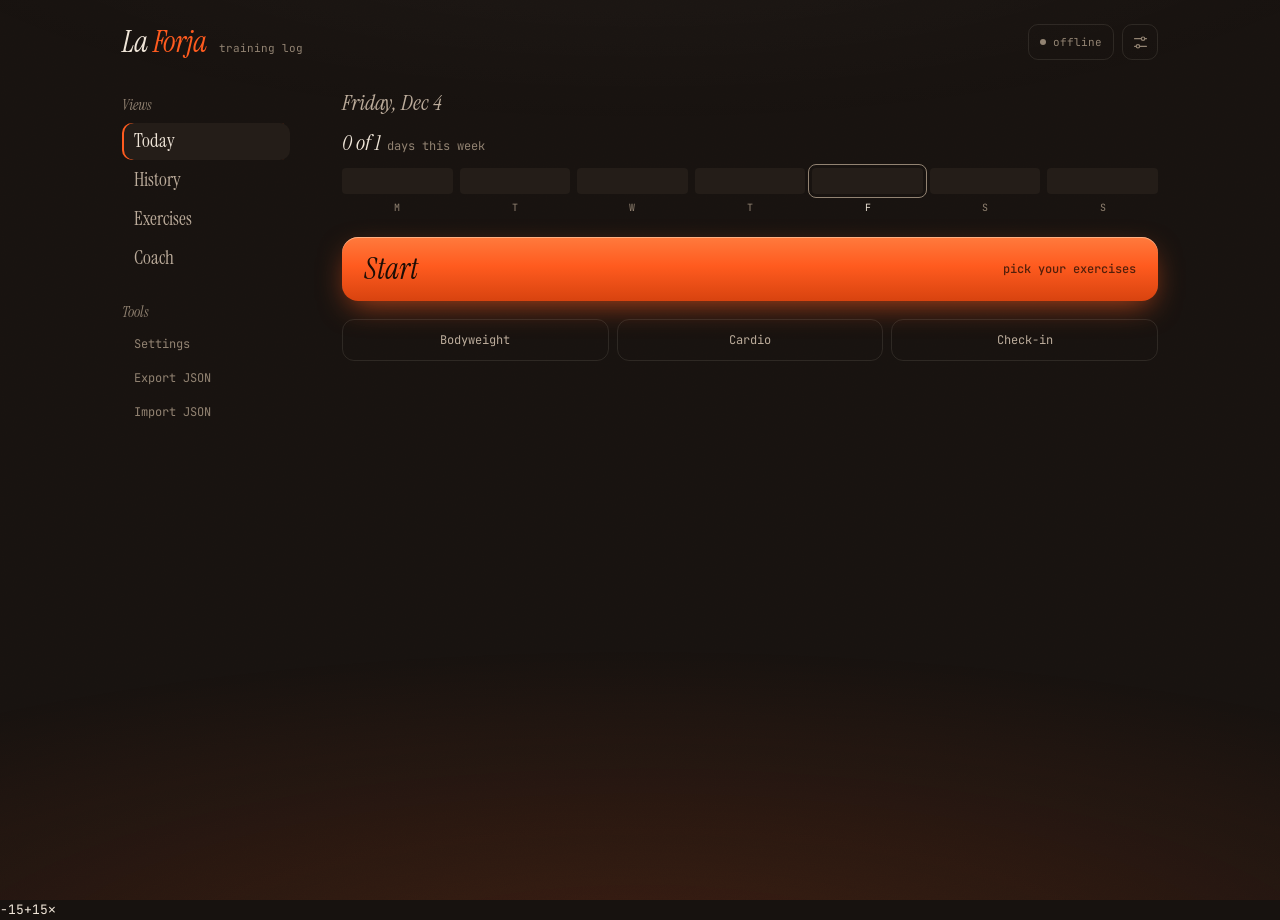
<file: index.html>
<!DOCTYPE html>
<html lang="en">
<head>
<meta charset="UTF-8">
<meta name="viewport" content="width=device-width, initial-scale=1.0, viewport-fit=cover">
<title>La Forja</title>
<meta name="theme-color" content="#17120f">
<meta name="apple-mobile-web-app-capable" content="yes">
<meta name="mobile-web-app-capable" content="yes">
<meta name="apple-mobile-web-app-status-bar-style" content="black-translucent">
<meta name="apple-mobile-web-app-title" content="Forja">
<link rel="apple-touch-icon" id="apple-touch-icon-link">
<script>
/* SLOT:APP-CONFIG (from app-shell) */
window.APP = {
  name: 'La Forja',
  shortName: 'Forja',
  tagline: '— the training log',
  description: 'Phone-first training log',
  iconLetter: 'F',
  iconBg: '#17120f', iconFg: '#ff5b1f',
  STORAGE_KEY: 'cuaderno.v1',
  GIST_FILENAME: 'cuaderno.json',
  gistDescription: 'El Cuaderno — training log',
  themeColors: { forge: '#17120f' },
};
</script>
<script>
/* Manifest + icon generation (shell plumbing) */
(function() {
  document.title = APP.name;
  document.querySelector('meta[name="apple-mobile-web-app-title"]').setAttribute('content', APP.shortName);
  const c = document.createElement('canvas');
  c.width = 180; c.height = 180;
  const ctx = c.getContext('2d');
  ctx.fillStyle = APP.iconBg;
  ctx.fillRect(0, 0, 180, 180);
  ctx.fillStyle = APP.iconFg;
  ctx.font = 'italic 150px Georgia, "Times New Roman", serif';   // the webfont isn't loaded yet in <head>; Georgia italic is the nearest mark
  ctx.textAlign = 'center';
  ctx.textBaseline = 'middle';
  ctx.fillText(APP.iconLetter, 90, 100);
  const pngUri = c.toDataURL('image/png');
  const ati = document.getElementById('apple-touch-icon-link');
  if (ati) ati.href = pngUri;
  const favicon = document.createElement('link');
  favicon.rel = 'icon'; favicon.type = 'image/png'; favicon.href = pngUri;
  document.head.appendChild(favicon);
  const manifest = {
    name: APP.name, short_name: APP.shortName,
    description: APP.description,
    start_url: window.location.pathname,
    display: 'standalone',
    background_color: APP.iconBg, theme_color: APP.iconBg,
    orientation: 'portrait',
    icons: [{ src: pngUri, sizes: '180x180', type: 'image/png', purpose: 'any' }]
  };
  const blob = new Blob([JSON.stringify(manifest)], { type: 'application/manifest+json' });
  const mlink = document.createElement('link');
  mlink.rel = 'manifest';
  mlink.href = URL.createObjectURL(blob);
  document.head.appendChild(mlink);
})();
</script>
<link rel="preconnect" href="https://fonts.googleapis.com">
<link rel="preconnect" href="https://fonts.gstatic.com" crossorigin>
<!-- SLOT:APP-FONTS — Instrument Serif (the estate's voice: names, the big numbers) + JetBrains Mono (data only) -->
<link href="https://fonts.googleapis.com/css2?family=Instrument+Serif:ital@0;1&family=JetBrains+Mono:wght@400;500;700&display=swap" rel="stylesheet">
<style>
/* ═══ SLOT:APP-THEME — THE FORGE. A smithy at night: heat is work, cold is rest.
   Colour only appears where there is heat, and it always means the same thing:
   ember = what you're working now · white-hot = the load in your hands, a PR · quench = rest.
   --heat (0..1) drives the fire glow rising from the bottom edge; each screen sets it. ═══ */
:root, [data-theme="forge"] {
  --bg: #17120f; --bg-elev: #1d1713; --paper: #241d18; --paper-hi: #2f2620;   /* soot → iron */
  --ink: #efe5d8; --ink-dim: #bcac9b; --ink-faint: #928372;                   /* ash → scale */
  --accent: #ff5b1f; --accent-soft: #c2410f;                                    /* ember */
  --hot: #ffd7a3; --cool: #7fb4d1;                                              /* white-hot · quench */
  --line: rgba(239, 229, 216, 0.10); --line-soft: rgba(239, 229, 216, 0.05);
  --shadow: 0 18px 50px -12px rgba(0, 0, 0, 0.7);
  --c-sage-fg: #ff5b1f; --c-sage-bg: rgba(255, 91, 31, 0.10); --c-sage-bd: rgba(255, 91, 31, 0.38);
  --c-dusty-fg: #7fb4d1; --c-dusty-bg: rgba(127, 180, 209, 0.10); --c-dusty-bd: rgba(127, 180, 209, 0.38);
  --danger: #e5484d;
  --serif: 'Instrument Serif', 'Iowan Old Style', Georgia, serif;
  --mono: 'JetBrains Mono', ui-monospace, Menlo, monospace;
  --strike: linear-gradient(180deg, #ff7a3d 0%, var(--accent) 45%, #d8430f 100%);
  --heat: 0.35;
  color-scheme: dark;
}

* { box-sizing: border-box; margin: 0; padding: 0; }
html, body { height: 100%; }
body {
  background: var(--bg); color: var(--ink);
  font-family: var(--mono); font-size: 13px; line-height: 1.55;
  font-variant-numeric: tabular-nums;
  min-height: 100vh; -webkit-font-smoothing: antialiased;
  -webkit-tap-highlight-color: transparent;
  overscroll-behavior-y: contain;
}
/* the fire below the frame, and soot on steel. Fixed, behind everything, never intercepts a tap. */
body::before, body::after { content: ''; position: fixed; inset: 0; pointer-events: none; z-index: -1; }
body::before {
  background: radial-gradient(120% 50% at 50% 108%, color-mix(in srgb, var(--accent) calc(var(--heat) * 34%), transparent) 0%, transparent 72%),
              radial-gradient(90% 38% at 50% -12%, rgba(255, 255, 255, 0.03), transparent 70%);
  transition: background 1.2s ease;
}
body::after {
  opacity: 0.32; mix-blend-mode: overlay;
  background-image: url("data:image/svg+xml;utf8,<svg xmlns='http://www.w3.org/2000/svg' width='160' height='160'><filter id='n'><feTurbulence type='fractalNoise' baseFrequency='.9' numOctaves='2' stitchTiles='stitch'/><feColorMatrix values='0 0 0 0 .5  0 0 0 0 .5  0 0 0 0 .5  0 0 0 .55 0'/></filter><rect width='100%' height='100%' filter='url(%23n)'/></svg>");
}
body[data-view="home"] { --heat: 0.45; }
body[data-view="workout"] { --heat: 0.85; }
body[data-view="workout"][data-mode="rest"] { --heat: calc(0.12 + var(--rest-heat, 0.5) * 0.6); }
body[data-view="summary"] { --heat: 0.7; }
body[data-view="history"], body[data-view="session"], body[data-view="exercises"], body[data-view="exercise"] { --heat: 0.22; }

h1, h2, h3, .display { font-family: var(--serif); font-weight: 400; letter-spacing: -0.005em; }
button { font-family: inherit; font-size: inherit; color: inherit; cursor: pointer; background: none; border: none; touch-action: manipulation; }
input, textarea, select { font-family: inherit; font-size: inherit; color: inherit; background: none; border: none; outline: none; touch-action: manipulation; }
a { color: var(--accent); text-decoration: none; border-bottom: 1px dashed var(--accent-soft); }
:focus-visible { outline: 2px solid var(--hot); outline-offset: 2px; }

.app {
  display: grid; grid-template-columns: 220px 1fr;
  grid-template-rows: auto 1fr;
  grid-template-areas: "topbar topbar" "sidebar content";
  min-height: 100vh; max-width: 1100px; margin: 0 auto;
}

/* wordmark: "La" in italic ash, "Forja" in ember — the maker's mark, small */
.topbar { grid-area: topbar; display: flex; align-items: center; justify-content: space-between; padding: 24px 32px 12px; }
.brand { display: flex; align-items: baseline; gap: 12px; }
.brand h1 { font: italic 30px/1 var(--serif); color: var(--ink); }
.brand h1 .volt { font-style: italic; color: var(--accent); }
.tagline { color: var(--ink-faint); font-size: 11px; }
.actions { display: flex; gap: 8px; align-items: center; }
.gear-btn { color: var(--ink-faint); width: 36px; height: 36px; border-radius: 10px; border: 1px solid var(--line); display: inline-flex; align-items: center; justify-content: center; transition: color 0.15s, border-color 0.15s; }
.gear-btn svg { width: 17px; height: 17px; }
.gear-btn:hover { color: var(--ink); border-color: var(--accent-soft); }

.sync-pip { display: inline-flex; align-items: center; gap: 7px; font-size: 11px; color: var(--ink-faint); padding: 0 11px; height: 36px; border: 1px solid var(--line); border-radius: 10px; cursor: pointer; }
.sync-pip .dot { width: 6px; height: 6px; border-radius: 50%; background: var(--ink-faint); transition: background 0.15s; }
.sync-pip.on .dot { background: var(--accent); box-shadow: 0 0 6px var(--accent); }
.sync-pip.syncing .dot { background: var(--hot); animation: pulse 1s infinite; }
.sync-pip.error .dot { background: var(--danger); }
@keyframes pulse { 0%, 100% { opacity: 1; } 50% { opacity: 0.3; } }

.sidebar { grid-area: sidebar; padding: 26px 20px 28px 32px; display: flex; flex-direction: column; gap: 28px; }
.sidebar section { display: flex; flex-direction: column; gap: 6px; }
.sidebar h3 { font: italic 15px/1 var(--serif); color: var(--ink-faint); margin-bottom: 4px; }
.nav-list { list-style: none; display: flex; flex-direction: column; gap: 2px; }
.nav-list li { padding: 8px 12px; border-radius: 10px; cursor: pointer; color: var(--ink-dim); font: 19px/1.1 var(--serif); user-select: none; transition: background 0.12s, color 0.12s; }
.nav-list li:hover { background: var(--paper); color: var(--ink); }
.nav-list li.active { background: var(--paper); color: var(--ink); box-shadow: inset 2px 0 0 var(--accent); }
.ghost-btn { color: var(--ink-faint); text-align: left; padding: 6px 12px; border-radius: 8px; font-size: 12px; }
.ghost-btn:hover { color: var(--ink); background: var(--paper); }

.content { grid-area: content; padding: 20px 32px 60px; overflow: hidden; }
.chamfer { }   /* the old HUD corner-cut; the forge uses plain radii */

/* ── headings ── */
.day-head { display: flex; justify-content: space-between; align-items: baseline; margin-bottom: 18px; }
.day-head h2 { font: italic 22px/1 var(--serif); color: var(--ink-dim); }
.day-head .sub { font-size: 12px; color: var(--ink-faint); }
.screen-head { display: flex; align-items: baseline; gap: 12px; margin: 6px 0 20px; flex-wrap: wrap; }
.screen-head h2 { font-size: 44px; line-height: 1; }
.screen-head .back { color: var(--ink-dim); font-size: 18px; width: 38px; height: 38px; border-radius: 10px; border: 1px solid var(--line); align-self: center; }
.screen-head .sub { font-size: 12px; color: var(--ink-faint); margin-left: auto; }
.sec-label { font: italic 17px/1 var(--serif); color: var(--ink-faint); margin: 26px 0 8px; display: flex; justify-content: space-between; align-items: baseline; }
.sec-label a, .sec-label button { color: var(--accent); font: 12px var(--mono); border: none; }

/* ── HOME: the day's work ── */
.plan-card { margin-bottom: 22px; }
.plan-card .plan-tag { font-size: 12px; color: var(--ink-faint); display: flex; justify-content: space-between; gap: 10px; margin-top: 8px; }
.plan-card .plan-tag .drop { color: var(--ink-faint); cursor: pointer; text-decoration: underline dotted; text-underline-offset: 3px; }
.plan-card .plan-tag .drop:hover { color: var(--danger); }
.plan-card h3 { font-size: 52px; line-height: 0.98; letter-spacing: -0.01em; }
.plan-card .plan-next { font-size: 12px; color: var(--accent); margin-bottom: 8px; }
.plan-card .plan-list { margin-top: 18px; border-top: 1px solid var(--line); }
.plan-card .plan-ex { display: flex; align-items: center; gap: 12px; padding: 9px 0; border-bottom: 1px solid var(--line); }
.plan-card .plan-ex .t { flex: 1; display: flex; justify-content: space-between; align-items: baseline; gap: 10px; min-width: 0; }
.plan-card .plan-ex .n { font: 21px/1.1 var(--serif); color: var(--ink); }
.plan-card .plan-ex .d { font-size: 12px; color: var(--ink-faint); white-space: nowrap; }
.plan-card .plan-ex .d em { font-style: normal; color: var(--ink); }

/* the week: seven ingots, the days you trained still glowing */
.week-strip { margin: 8px 0 22px; }
.week-strip .streak { font-size: 12px; color: var(--ink-faint); margin-bottom: 12px; }
.week-strip .streak .n { font: italic 22px/1 var(--serif); color: var(--ink); }
.week-strip .dots { display: flex; gap: 7px; }
.week-strip .wd { flex: 1; display: flex; flex-direction: column; align-items: stretch; gap: 6px; font-size: 10px; color: var(--ink-faint); text-align: center; }
.week-strip .wd .dot { height: 26px; border-radius: 4px; background: var(--paper); }
.week-strip .wd.hit .dot { background: linear-gradient(180deg, var(--hot), var(--accent) 55%, #b8360c); box-shadow: 0 0 14px -2px var(--accent); }
.week-strip .wd.today .dot { outline: 1px solid var(--ink-faint); outline-offset: 3px; }
.week-strip .wd.today { color: var(--ink); }

.block { background: color-mix(in srgb, var(--paper) 82%, transparent); border-radius: 14px; padding: 14px 16px; margin-bottom: 10px; }
.block .bk-head { display: flex; justify-content: space-between; align-items: baseline; gap: 8px; }
.block .bk-name { font: 23px/1.05 var(--serif); }
.block .bk-meta { font-size: 11px; color: var(--ink-faint); white-space: nowrap; }
.set-chips { display: flex; flex-wrap: wrap; gap: 6px; margin-top: 10px; }
.set-chip { font-size: 12px; padding: 4px 9px; border-radius: 7px; background: var(--bg); color: var(--ink-dim); }
.set-chip.pr { color: var(--hot); background: color-mix(in srgb, var(--accent) 18%, var(--bg)); box-shadow: 0 0 12px -4px var(--accent); }

/* the strike: every primary action is the same hot bar, serif italic, thumb-height */
.big-add { width: 100%; min-height: 64px; padding: 16px 22px; margin: 4px 0 14px; display: flex; align-items: center; justify-content: space-between; gap: 12px; border-radius: 16px;
  background: var(--strike); color: #1b0d05; font: italic 30px/1 var(--serif); text-align: left;
  box-shadow: 0 10px 30px -8px rgba(255, 91, 31, 0.7), inset 0 1px 0 rgba(255, 230, 200, 0.5); transition: transform 0.08s; }
.big-add small { font: 500 12px/1.2 var(--mono); opacity: 0.75; text-align: right; }
.big-add:active { transform: translateY(2px) scale(0.99); }
.big-add.ghost { background: transparent; color: var(--ink); box-shadow: inset 0 0 0 1px var(--line); font-size: 22px; min-height: 54px; }
.big-add.ghost small { color: var(--ink-faint); opacity: 1; }
.quick-row { display: flex; gap: 8px; margin-top: 18px; }
.quick-row button { flex: 1; padding: 12px 6px; border-radius: 12px; font-size: 12px; color: var(--ink-dim); border: 1px solid var(--line); }
.quick-row button:active { color: var(--ink); border-color: var(--accent-soft); }
.daylog { margin-top: 14px; }
.daylog .dl-row { display: flex; justify-content: space-between; gap: 12px; font-size: 12px; color: var(--ink-faint); padding: 7px 0; border-bottom: 1px solid var(--line-soft); }
.daylog .dl-row .v { color: var(--ink-dim); text-align: right; }

.feed-card { display: flex; justify-content: space-between; align-items: baseline; gap: 12px; padding: 12px 2px; border-bottom: 1px solid var(--line); cursor: pointer; }
.feed-card:active .fc-name { color: var(--accent); }
.feed-card .fc-name { font: 21px/1.1 var(--serif); flex: 0 1 auto; min-width: 0; white-space: nowrap; overflow: hidden; text-overflow: ellipsis; }
.feed-card .fc-meta { font-size: 11px; color: var(--ink-faint); text-align: right; flex: 1 0 40%; }
.feed-card .fc-pr { color: var(--hot); }

/* ── ACTIVE WORKOUT ── */
body[data-view="workout"] .topbar, body[data-view="workout"] .sidebar { display: none; }
body[data-view="workout"] .app { display: block; max-width: none; margin: 0; }
body[data-view="workout"] .content { padding: 0; }
.player-head { position: fixed; top: 0; left: 0; right: 0; z-index: 300; display: flex; align-items: center; gap: 10px;
  background: color-mix(in srgb, var(--bg) 88%, transparent); -webkit-backdrop-filter: blur(12px); backdrop-filter: blur(12px);
  padding: calc(10px + env(safe-area-inset-top)) 14px 10px; }
.player-head .wk-time { font: italic 26px/1 var(--serif); color: var(--ink); min-width: 70px; }
.player-head .wk-meta { font-size: 11px; color: var(--ink-faint); flex: 1; }
.player-head .wk-finish { height: 40px; padding: 0 18px; border-radius: 11px; background: var(--strike); color: #1b0d05; font: italic 20px/1 var(--serif); }
.player-head .wk-cancel { width: 40px; height: 40px; border-radius: 11px; color: var(--ink-faint); border: 1px solid var(--line); font-size: 15px; }

.player-body { padding: calc(66px + env(safe-area-inset-top)) 18px calc(170px + env(safe-area-inset-bottom)); max-width: 560px; margin: 0 auto; }
body[data-mode="set"] .player-body, body[data-mode="rest"] .player-body, body[data-mode="count"] .player-body { padding-bottom: calc(24px + env(safe-area-inset-bottom)); }

/* demos are shot in bright studios; the forge relights them in iron and ember so they stop fighting the screen */
.media-panel { position: relative; width: 100%; aspect-ratio: 16 / 10; background: #000; border-radius: 16px; margin-bottom: 16px; overflow: hidden; }
.media-panel iframe { position: absolute; inset: 0; width: 100%; height: 100%; border: 0; }
.media-panel .flipimg { position: absolute; inset: 0; width: 100%; height: 100%; object-fit: cover; filter: grayscale(1) contrast(1.15) brightness(0.82); }
.media-panel:has(.flipimg)::after { content: ''; position: absolute; inset: 0; pointer-events: none; background: linear-gradient(180deg, transparent 45%, rgba(23, 18, 15, 0.85)), var(--accent); mix-blend-mode: multiply; opacity: 0.55; }
.media-panel .mono-tile { position: absolute; inset: 0; display: flex; flex-direction: column; align-items: center; justify-content: center; gap: 12px;
  background: radial-gradient(80% 90% at 50% 120%, color-mix(in srgb, var(--accent) 22%, transparent), transparent 70%), var(--paper); }
.media-panel .mono-tile .big { font: italic 96px/0.8 var(--serif); color: var(--accent); opacity: 0.5; }
.media-panel .mono-tile .row { display: flex; gap: 8px; }
.media-panel .mono-tile button { font-size: 12px; color: var(--cool); border: 1px solid var(--c-dusty-bd); padding: 9px 14px; border-radius: 10px; background: color-mix(in srgb, var(--bg) 60%, transparent); }

.px-name { font: 40px/1 var(--serif); letter-spacing: -0.005em; }
.px-last { font-size: 12px; color: var(--ink-faint); margin: 8px 0 14px; }
.px-last .v { color: var(--ink); }

/* SET screen: the load you're lifting is the hot metal */
.set-progress { display: flex; justify-content: space-between; align-items: center; margin: 12px 0 0; }
.set-progress .sp { display: flex; gap: 6px; align-items: center; font-size: 0; }
.set-progress .sp i { width: 22px; height: 6px; border-radius: 2px; background: var(--paper-hi); }
.set-progress .sp i.done { background: var(--accent); }
.set-progress .sp i.now { background: var(--hot); box-shadow: 0 0 10px var(--accent); }
.set-progress .sp .lbl { font-size: 12px; color: var(--ink-faint); margin-left: 8px; }
.set-progress .el { font-size: 12px; color: var(--ink-faint); }
.solo { display: grid; grid-template-columns: 1fr 1fr; gap: 12px; margin: 6px 0 12px; }
.solo .cell { background: color-mix(in srgb, var(--paper) 85%, transparent); border-radius: 16px; padding: 12px 14px 12px; display: flex; flex-direction: column; min-width: 0; }
.solo .cell .l { font-size: 11px; color: var(--ink-faint); display: flex; justify-content: space-between; align-items: center; min-height: 22px; }
.solo .cell input { width: 100%; font: 76px/1.05 var(--serif); font-variant-numeric: lining-nums; color: var(--ink); padding: 2px 0; caret-color: var(--accent); }
.solo .cell input[data-fld="w"] { color: var(--hot); filter: drop-shadow(0 0 10px rgba(255, 91, 31, 0.9)) drop-shadow(0 0 24px rgba(255, 91, 31, 0.45)); }   /* not text-shadow: an <input> clips it to its box, a hard rectangle of glow */
.solo .cell .bw-cell { font: italic 64px/1.1 var(--serif); color: var(--ink-faint); padding: 4px 0; }
.solo .cell .step { display: flex; gap: 8px; margin-top: 4px; }
.solo .cell .step button { flex: 1; height: 44px; border-radius: 11px; border: 1px solid var(--line); color: var(--ink); font-size: 20px; }
.solo .cell .step button:active { background: color-mix(in srgb, var(--accent) 16%, transparent); }
.unit-flip { font: 12px var(--mono); color: var(--cool); padding: 4px 0 4px 8px; }
.done-set-btn { width: 100%; min-height: 88px; margin-top: 10px; border-radius: 18px; background: var(--strike); color: #1b0d05; font: italic 38px/1 var(--serif);
  box-shadow: 0 12px 34px -8px rgba(255, 91, 31, 0.75), inset 0 1px 0 rgba(255, 230, 200, 0.5); transition: transform 0.07s; }
.done-set-btn:active { transform: translateY(2px) scale(0.99); }
.set-links { display: flex; justify-content: space-between; gap: 12px; margin-top: 16px; }
.set-links button { font-size: 12px; color: var(--ink-faint); padding: 8px 2px; }
.set-links button:active { color: var(--accent); }
.form-steps { background: color-mix(in srgb, var(--paper) 85%, transparent); border-radius: 14px; padding: 14px 18px 12px 34px; margin-top: 12px; font-size: 12px; color: var(--ink-dim); line-height: 1.65; }
.form-steps li { margin-bottom: 6px; }
.wk-add-set { margin-top: 12px; font-size: 12px; color: var(--ink-faint); padding: 13px 0; width: 100%; text-align: center; border: 1px dashed var(--line); border-radius: 12px; }
.wk-add-set:active { color: var(--accent); border-color: var(--accent-soft); }

/* EDIT: the table, for fixing numbers after the fact */
.set-table { display: grid; grid-template-columns: 22px 50px 42px 1fr 42px 58px 48px; gap: 6px; align-items: stretch; }
.set-table .th { font-size: 10px; color: var(--ink-faint); align-self: end; padding-bottom: 4px; text-align: center; }
.set-table .tr { display: contents; }
.set-table .td { display: flex; align-items: center; justify-content: center; min-height: 52px; font-size: 13px; }
.set-table .sn { color: var(--ink-faint); font: italic 18px var(--serif); }
.set-table .prev { color: var(--ink-faint); font-size: 11px; cursor: pointer; flex-direction: column; line-height: 1.2; }
.set-table input { width: 100%; height: 52px; border-radius: 11px; background: var(--paper); text-align: center; font: 26px/1 var(--serif); color: var(--ink); }
.set-table input:focus { box-shadow: inset 0 0 0 1px var(--accent); }
.set-table .st { height: 52px; border-radius: 11px; border: 1px solid var(--line); color: var(--ink-dim); font-size: 19px; user-select: none; -webkit-user-select: none; }
.set-table .st:active { background: color-mix(in srgb, var(--accent) 16%, transparent); }
.set-table .ck { width: 100%; height: 52px; border-radius: 11px; border: 1px solid var(--line); color: var(--ink-faint); font-size: 17px; }
.set-table .tr.done input { color: var(--hot); background: color-mix(in srgb, var(--accent) 14%, var(--paper)); }
.set-table .tr.done .ck { background: var(--strike); border-color: transparent; color: #1b0d05; font-weight: 700; }
.set-table .tr.done .prev, .set-table .tr.done .st { opacity: 0.3; }
.set-table .st-off { visibility: hidden; }
.set-table .bw-cell { height: 52px; display: flex; align-items: center; justify-content: center; border-radius: 11px; border: 1px dashed var(--line); color: var(--ink-faint); font: italic 18px var(--serif); }

/* the bottom stack in EDIT */
.ov-strip { position: fixed; left: 0; right: 0; bottom: calc(66px + env(safe-area-inset-bottom)); z-index: 290; display: flex; gap: 8px; overflow-x: auto; -webkit-overflow-scrolling: touch;
  padding: 8px 12px; background: color-mix(in srgb, var(--bg) 88%, transparent); -webkit-backdrop-filter: blur(12px); backdrop-filter: blur(12px); scrollbar-width: none; }
.ov-strip::-webkit-scrollbar { display: none; }
.ov-chip { display: flex; align-items: center; gap: 8px; padding: 5px 11px 5px 5px; border-radius: 12px; background: var(--paper); flex-shrink: 0; max-width: 170px; text-align: left; }
.ov-chip.focused { box-shadow: inset 0 0 0 1px var(--accent); }
.ov-chip .nm { font: 15px/1.1 var(--serif); white-space: nowrap; overflow: hidden; text-overflow: ellipsis; display: inline-block; max-width: 110px; }
.ov-chip .dn { font-size: 10px; color: var(--ink-faint); }
.ov-chip.done-all .dn { color: var(--accent); }
.ov-chip.addx { color: var(--accent); font-size: 20px; padding: 5px 14px; }
.player-nav { position: fixed; left: 0; right: 0; bottom: 0; z-index: 300; display: flex; align-items: stretch; gap: 8px; padding: 8px 12px calc(10px + env(safe-area-inset-bottom)); background: var(--bg-elev); }
.player-nav .pn-prev { flex: 1; border-radius: 12px; border: 1px solid var(--line); color: var(--ink-dim); font: italic 20px/1 var(--serif); padding: 12px 0; }
.player-nav .pn-mid { display: flex; flex-direction: column; align-items: center; justify-content: center; min-width: 70px; font-size: 10px; color: var(--ink-faint); }
.player-nav .pn-mid .n { font: italic 22px/1 var(--serif); color: var(--ink); }
.player-nav .pn-next { flex: 2; border-radius: 12px; background: var(--paper-hi); color: var(--ink); font: italic 22px/1 var(--serif); padding: 12px 0; transition: background 0.2s, color 0.2s; }
.player-nav .pn-next.go { background: var(--strike); color: #1b0d05; box-shadow: 0 8px 24px -8px rgba(255, 91, 31, 0.7); }

/* thumbnails: relit like the demo panel */
.thumb { width: 46px; height: 46px; border-radius: 10px; object-fit: cover; flex-shrink: 0; display: flex; align-items: center; justify-content: center;
  background: radial-gradient(90% 90% at 50% 120%, color-mix(in srgb, var(--accent) 26%, transparent), transparent 70%), var(--paper);
  font: italic 22px/1 var(--serif); color: var(--accent); }
img.thumb { filter: grayscale(1) sepia(0.55) hue-rotate(-12deg) saturate(1.5) contrast(1.05) brightness(0.78); background: var(--paper); }
.thumb.sm { width: 34px; height: 34px; font-size: 17px; border-radius: 8px; }

/* BRIEF */
.brief-title { font: 48px/1 var(--serif); margin: 8px 0 6px; }
.brief-sub { font-size: 12px; color: var(--ink-faint); margin-bottom: 16px; }
.brief-row { display: flex; align-items: center; gap: 12px; padding: 10px 0; border-bottom: 1px solid var(--line); }
.brief-row .bi { flex: 1; min-width: 0; }
.brief-row .bi .n { font: 21px/1.1 var(--serif); display: block; }
.brief-row .bi .t { font-size: 12px; color: var(--ink-faint); }

/* COUNT: 3 · 2 · 1, the metal coming up to heat */
.count-wrap { text-align: center; padding-top: 14vh; }
.count-num { font: 400 min(46vh, 72vw)/0.85 var(--serif); color: var(--hot); animation: countpop 0.5s; text-shadow: 0 0 40px rgba(255, 91, 31, 0.9), 0 0 110px rgba(255, 91, 31, 0.45); }
@keyframes countpop { from { transform: scale(1.18); opacity: 0; } to { transform: scale(1); opacity: 1; } }
.count-sub { font: italic 20px var(--serif); color: var(--ink-faint); margin-top: 14px; }

/* REST: the quench. --rest-heat (1 → 0) is written by the ticker from the real countdown, so the number
   cools from white-hot to steel exactly as the rest runs out, and is back in the fire at zero. */
.rest-wrap { text-align: center; padding-top: 9vh; }
.rest-label { font: italic 20px var(--serif); color: var(--ink-faint); }
.rest-num { font: 400 min(28vh, 40vw)/1 var(--serif); letter-spacing: -0.02em; margin: 6px 0 4px; font-variant-numeric: tabular-nums lining-nums;
  color: color-mix(in oklab, var(--hot) calc(var(--rest-heat, 1) * 100%), var(--cool));
  text-shadow: 0 0 calc(var(--rest-heat, 1) * 30px) rgba(255, 91, 31, calc(var(--rest-heat, 1) * 0.9)); }
.rest-num.go { color: var(--hot); text-shadow: 0 0 30px rgba(255, 91, 31, 0.9); animation: countpop 0.4s; }
.rest-track { height: 3px; border-radius: 2px; background: var(--paper-hi); margin: 10px 30px 24px; overflow: hidden; }
.rest-track .fill { height: 100%; background: linear-gradient(90deg, var(--cool), var(--accent)); transition: width 1s linear; }
.rest-btns { display: flex; justify-content: center; gap: 10px; }
.rest-btns button { height: 48px; padding: 0 18px; border-radius: 12px; font-size: 13px; border: 1px solid var(--line); color: var(--ink-dim); }
.rest-btns .skip { color: var(--cool); border-color: var(--c-dusty-bd); font: italic 20px/1 var(--serif); }
.upnext-card { display: flex; align-items: center; gap: 12px; background: color-mix(in srgb, var(--paper) 85%, transparent); border-radius: 16px; padding: 14px 16px; margin: 34px auto 0; max-width: 420px; text-align: left; }
.upnext-card .uc { flex: 1; min-width: 0; }
.upnext-card .uc .tag { font-size: 11px; color: var(--ink-faint); }
.upnext-card .uc .tag.new { color: var(--accent); }
.upnext-card .uc .n { font: 24px/1.1 var(--serif); display: block; margin: 2px 0; }
.upnext-card .uc .d { font-size: 12px; color: var(--ink-dim); }

/* ── coach ── */
body[data-view="coach"] { overflow: hidden; }
body[data-view="coach"] .fab { display: none !important; }
.coach-wrap { position: fixed; inset: 0; z-index: 600; display: flex; flex-direction: column; background: var(--bg); padding-top: env(safe-area-inset-top); }
@media (max-width: 880px) { .coach-wrap { bottom: calc(62px + env(safe-area-inset-bottom)); } }
.coach-head { display: flex; justify-content: space-between; align-items: center; padding: 14px 18px 10px; flex-shrink: 0; }
.coach-head h2 { font-size: 38px; line-height: 1; }
.coach-head .wk-cancel { width: 38px; height: 38px; border-radius: 10px; border: 1px solid var(--line); color: var(--ink-faint); }
.coach-msgs { flex: 1; overflow-y: auto; -webkit-overflow-scrolling: touch; overscroll-behavior: contain; display: flex; flex-direction: column; gap: 12px; padding: 12px 16px; }
.coach-dock { flex-shrink: 0; background: var(--bg-elev); padding: 10px 12px calc(10px + env(safe-area-inset-bottom)); }
.coach-chips { display: flex; gap: 8px; overflow-x: auto; -webkit-overflow-scrolling: touch; padding-bottom: 10px; scrollbar-width: none; }
.coach-chips::-webkit-scrollbar { display: none; }
.coach-chips button { flex-shrink: 0; font: italic 17px/1 var(--serif); color: var(--ink); border: 1px solid var(--line); border-radius: 20px; padding: 9px 15px; }
.coach-chips button:active { border-color: var(--accent); color: var(--accent); }
.coach-input { display: flex; gap: 8px; }
.coach-input textarea { flex: 1; background: var(--paper); border-radius: 12px; padding: 12px 14px; font-size: 13px; resize: none; height: 48px; max-height: 120px; }
.coach-input textarea:focus { box-shadow: inset 0 0 0 1px var(--accent); }
.coach-input .btn-primary { border-radius: 12px; }
.msg { padding: 11px 14px; font-size: 13px; line-height: 1.6; white-space: pre-wrap; max-width: 92%; border-radius: 14px; }
.msg.me { align-self: flex-end; background: var(--paper-hi); border-bottom-right-radius: 4px; }
.msg.ai { align-self: flex-start; background: color-mix(in srgb, var(--paper) 70%, transparent); border-bottom-left-radius: 4px; }
.msg.ai.thinking { color: var(--ink-faint); font-style: italic; }
.plan-accept { background: color-mix(in srgb, var(--accent) 7%, var(--paper)); border-radius: 16px; padding: 14px 16px; box-shadow: inset 0 0 0 1px var(--c-sage-bd); }
.plan-accept h4 { font: 26px/1.05 var(--serif); margin-bottom: 8px; }
.plan-accept .pa-day { font-size: 12px; color: var(--ink-dim); padding: 6px 0; border-top: 1px solid var(--line); }
.plan-accept .pa-day strong { font: 17px var(--serif); color: var(--ink); font-weight: 400; }
.plan-accept .pa-warn { font-size: 12px; color: var(--hot); padding: 8px 0 0; border-top: 1px solid var(--line); line-height: 1.5; }
.db-mic.rec { color: var(--danger); border-color: var(--danger); animation: pulse 1.2s infinite; }

/* rest pill (EDIT mode's rest) */
.rest-pill { position: fixed; left: 50%; transform: translateX(-50%); bottom: 22px; z-index: 950; display: none; align-items: center; gap: 10px; background: var(--bg-elev); border-radius: 14px; box-shadow: var(--shadow), inset 0 0 0 1px var(--c-dusty-bd); color: var(--cool); padding: 9px 14px; font: italic 20px var(--serif); overflow: hidden; }
.rest-pill.show { display: flex; }
.rest-pill .bar { position: absolute; left: 0; bottom: 0; height: 2px; background: var(--cool); transition: width 1s linear; }
.rest-pill .lbl { font: 11px var(--mono); color: var(--ink-faint); }
.rest-pill button { color: var(--ink-faint); font: 11px var(--mono); padding: 4px 8px; border-radius: 7px; border: 1px solid var(--line); }
.rest-pill.zero { color: var(--hot); box-shadow: var(--shadow), inset 0 0 0 1px var(--accent); }

/* SUMMARY */
.sum-hero { padding: 30px 0 6px; }
.sum-hero h2 { font: italic 64px/1 var(--serif); }
.sum-hero h2 .volt { color: var(--accent); }
.sum-hero .sub { font-size: 12px; color: var(--ink-faint); margin-top: 8px; }
.sum-grid { display: grid; grid-template-columns: repeat(3, 1fr); gap: 8px; margin: 20px 0; }
.sum-cell { background: color-mix(in srgb, var(--paper) 85%, transparent); border-radius: 14px; padding: 14px 12px; }
.sum-cell .n { font: 36px/1 var(--serif); color: var(--hot); text-shadow: 0 0 16px rgba(255, 91, 31, 0.55); }
.sum-cell .l { font-size: 11px; color: var(--ink-faint); margin-top: 6px; }
.sum-prs { margin: 10px 0; }
#confetti-cv { position: fixed; inset: 0; width: 100%; height: 100%; pointer-events: none; z-index: 1200; }

/* exercise detail records */
.rec-grid { display: grid; grid-template-columns: repeat(3, 1fr); gap: 8px; margin-bottom: 18px; }
.rec-cell { background: color-mix(in srgb, var(--paper) 85%, transparent); border-radius: 14px; padding: 12px; }
.rec-cell .n { font: 30px/1 var(--serif); color: var(--hot); }
.rec-cell .l { font-size: 11px; color: var(--ink-faint); margin-top: 6px; }

/* ── sheets / modals (shell plumbing) ── */
dialog { border: none; padding: 0; margin: auto; background: transparent; color: inherit; max-width: none; max-height: none; }
dialog::backdrop { background: rgba(12, 8, 6, 0.78); -webkit-backdrop-filter: blur(4px); backdrop-filter: blur(4px); }
.modal { background: var(--bg-elev); border-radius: 18px; width: min(620px, 92vw); max-height: 88vh; display: flex; flex-direction: column; box-shadow: var(--shadow), inset 0 1px 0 rgba(255, 255, 255, 0.04); animation: modalIn 0.22s cubic-bezier(0.2, 0.8, 0.2, 1); }
.modal.wide { width: min(760px, 94vw); }
@keyframes modalIn { from { opacity: 0; transform: translateY(14px) scale(0.98); } to { opacity: 1; transform: translateY(0) scale(1); } }
.modal header { display: flex; justify-content: space-between; align-items: flex-start; gap: 12px; padding: 18px 22px 10px; }
.modal header h2 { font-size: 34px; line-height: 1; }
.modal header p { color: var(--ink-faint); font-size: 12px; margin-top: 4px; }
.modal .close { font-size: 22px; color: var(--ink-faint); width: 38px; height: 38px; border-radius: 10px; flex-shrink: 0; }
.modal .close:hover { color: var(--accent); }
.modal-body { padding: 10px 22px 18px; overflow-y: auto; }
.modal footer { display: flex; justify-content: space-between; align-items: center; padding: 12px 22px 20px; gap: 12px; }
.modal footer > span { flex: 1 1 auto; min-width: 0; font-size: 11px; color: var(--ink-faint); }

.form-grid { display: grid; grid-template-columns: 1fr 1fr; gap: 14px 18px; }
.form-grid label { display: flex; flex-direction: column; gap: 6px; font-size: 12px; color: var(--ink-faint); }
.form-grid label.span-2 { grid-column: 1 / -1; }
.form-grid input[type="text"], .form-grid input[type="password"], .form-grid input[type="number"], .form-grid select, .form-grid textarea {
  background: var(--paper); border-radius: 11px; padding: 11px 13px; font: 13px var(--mono); color: var(--ink); box-shadow: inset 0 0 0 1px var(--line); }
.form-grid input:focus, .form-grid select:focus, .form-grid textarea:focus { box-shadow: inset 0 0 0 1px var(--accent); }
.form-grid textarea { resize: vertical; min-height: 70px; line-height: 1.5; }
.form-grid select { appearance: none; background-image: url("data:image/svg+xml;utf8,<svg xmlns='http://www.w3.org/2000/svg' width='10' height='6' viewBox='0 0 10 6'><path d='M1 1l4 4 4-4' stroke='%23928372' fill='none' stroke-width='1.2'/></svg>"); background-repeat: no-repeat; background-position: right 13px center; padding-right: 30px; }

.btn-primary { background: var(--strike); color: #1b0d05; height: 46px; padding: 0 22px; border-radius: 12px; font: italic 22px/1 var(--serif); box-shadow: 0 8px 22px -8px rgba(255, 91, 31, 0.7); }
.btn-primary:active { transform: translateY(1px); }
.btn-primary:disabled { opacity: 0.5; }
.btn-danger { color: var(--danger); padding: 9px 4px; font-size: 12px; }
.btn-secondary { color: var(--ink-dim); height: 42px; padding: 0 16px; border-radius: 11px; border: 1px solid var(--line); font-size: 12px; }
.btn-secondary:active { color: var(--ink); border-color: var(--accent-soft); }

.prompt-modal { background: var(--bg-elev); border-radius: 18px; width: min(460px, 92vw); padding: 24px; box-shadow: var(--shadow); }
.prompt-modal h2 { font-size: 30px; margin-bottom: 6px; }
.prompt-modal p { color: var(--ink-dim); font-size: 12px; margin-bottom: 16px; line-height: 1.6; }
.prompt-modal input { width: 100%; background: var(--paper); border-radius: 11px; padding: 12px 14px; font-size: 14px; margin-bottom: 16px; box-shadow: inset 0 0 0 1px var(--line); }
.prompt-modal input:focus { box-shadow: inset 0 0 0 1px var(--accent); }
.prompt-modal .actions { display: flex; justify-content: flex-end; gap: 10px; flex-wrap: wrap; }

.settings-section { padding: 16px 0 18px; border-bottom: 1px solid var(--line); }
.settings-section:last-child { border-bottom: 0; }
.settings-section h3 { font-size: 26px; color: var(--ink); margin-bottom: 4px; }
.settings-section .desc { color: var(--ink-faint); font-size: 12px; line-height: 1.55; margin-bottom: 12px; max-width: 62ch; }
.settings-section textarea { width: 100%; min-height: 96px; background: var(--paper); border-radius: 11px; padding: 11px 13px; font: 12px/1.5 var(--mono); color: var(--ink-dim); resize: vertical; box-shadow: inset 0 0 0 1px var(--line); }
.settings-section textarea:focus { box-shadow: inset 0 0 0 1px var(--accent); color: var(--ink); }

.seg { display: inline-flex; border-radius: 10px; background: var(--paper); padding: 3px; gap: 2px; }
.seg button { padding: 7px 14px; border-radius: 8px; font-size: 12px; color: var(--ink-faint); }
.seg button.active { background: var(--strike); color: #1b0d05; font-weight: 700; }

.sync-status { display: flex; align-items: center; gap: 8px; font-size: 12px; color: var(--ink-faint); margin-top: 10px; }
.sync-status.ok { color: var(--accent); }
.sync-status.err { color: var(--danger); }

/* gear list (settings) */
.gear-row { display: flex; flex-wrap: wrap; align-items: center; gap: 6px 12px; padding: 10px 0; border-bottom: 1px solid var(--line-soft); }
.gear-row input[type=checkbox] { accent-color: var(--accent); width: 18px; height: 18px; flex-shrink: 0; }
.gear-row .gn { flex: 1 1 150px; min-width: 0; font: 18px/1.15 var(--serif); }
.gear-row .gn small { display: block; color: var(--ink-faint); font: 11px/1.4 var(--mono); margin-top: 2px; }
.gear-row .gc { display: flex; align-items: center; gap: 10px; margin-left: auto; }
.gear-row.off .gn { color: var(--ink-faint); text-decoration: line-through; text-decoration-color: var(--line); }
.gear-row input[type=number] { width: 54px; background: var(--paper); border-radius: 8px; padding: 6px; text-align: center; color: var(--ink); box-shadow: inset 0 0 0 1px var(--line); }
.gear-row .seg button { padding: 5px 10px; }

/* ── picker / lists ── */
.picker-search { width: 100%; background: var(--paper); border-radius: 12px; padding: 12px 14px; font-size: 14px; margin-bottom: 10px; box-shadow: inset 0 0 0 1px var(--line); }
.picker-search:focus { box-shadow: inset 0 0 0 1px var(--accent); }
/* name over its last set, so the name never has to wrap beside it */
.pick-row { display: grid; grid-template-columns: auto 1fr auto; grid-template-areas: "th nm v" "th last v"; align-items: center; column-gap: 12px; row-gap: 2px; padding: 10px 2px; border-bottom: 1px solid var(--line); cursor: pointer; }
.pick-row > .thumb { grid-area: th; }
.pick-row:active { background: var(--paper); }
.pick-row .nm { grid-area: nm; min-width: 0; font: 20px/1.1 var(--serif); align-self: end; }
.pick-row .last { grid-area: last; font-size: 11px; color: var(--ink-faint); align-self: start; }
.pick-row > .vbtn { grid-area: v; }
.pick-row.off { opacity: 0.45; }
.vbtn { color: var(--cool); font-size: 12px; min-width: 38px; height: 38px; padding: 0 10px; border-radius: 10px; border: 1px solid var(--line); flex-shrink: 0; }
#exm-load button { padding: 8px 12px; }

/* ── stats ── */
.stat-block { margin-bottom: 24px; }
.stat-block h4 { font: italic 20px/1 var(--serif); color: var(--ink-dim); margin-bottom: 10px; display: flex; justify-content: space-between; align-items: baseline; }
.stat-block h4 .kpi { font: 12px var(--mono); color: var(--ink); }
.stat-block canvas { width: 100%; height: 150px; background: color-mix(in srgb, var(--paper) 60%, transparent); border-radius: 14px; display: block; }

.video-wrap { position: relative; width: 100%; aspect-ratio: 16/9; background: #000; }
.video-wrap iframe { position: absolute; inset: 0; width: 100%; height: 100%; border: 0; }

.toast { position: fixed; bottom: 24px; left: 50%; transform: translateX(-50%); background: var(--paper-hi); border-radius: 12px; color: var(--ink); padding: 11px 18px; font-size: 12px; box-shadow: var(--shadow); opacity: 0; pointer-events: none; transition: opacity 0.2s, transform 0.2s; z-index: 1000; max-width: 86vw; }
.toast.show { opacity: 1; transform: translateX(-50%) translateY(-4px); }
.toast.err { box-shadow: var(--shadow), inset 0 0 0 1px var(--danger); }
.toast.pr { color: var(--hot); font: italic 24px var(--serif); box-shadow: 0 0 40px -6px var(--accent), inset 0 0 0 1px var(--accent); }

/* ── mobile structure (shell plumbing) ── */
.bottom-tabs, .fab, .sheet-backdrop { display: none; }
.fab { display: none !important; }   /* home's Start is the one way in */
body[data-view="workout"] .bottom-tabs, body[data-view="summary"] .bottom-tabs { display: none !important; }

@media (max-width: 880px) {
  .app { grid-template-columns: 1fr; grid-template-areas: "topbar" "content"; }
  .topbar { position: sticky; top: 0; z-index: 100; background: color-mix(in srgb, var(--bg) 88%, transparent); -webkit-backdrop-filter: blur(12px); backdrop-filter: blur(12px); padding: 12px 18px 10px; }
  .brand h1 { font-size: 26px; }
  .tagline { display: none; }
  .content { padding: 10px 18px 110px; }
  .screen-head h2 { font-size: 40px; }
  .form-grid { grid-template-columns: 1fr; }
  .sidebar { display: none; }
  .sheet-backdrop { display: none; position: fixed; inset: 0; background: rgba(0,0,0,0.6); z-index: 840; }
  .sheet-backdrop.show { display: block; }
  @keyframes sheetIn { from { transform: translateY(100%); } to { transform: translateY(0); } }

  /* tabs: words, not glyphs; the one you're on is lit */
  .bottom-tabs { display: flex; position: fixed; left: 0; right: 0; bottom: 0; background: color-mix(in srgb, var(--bg-elev) 94%, transparent); -webkit-backdrop-filter: blur(12px); backdrop-filter: blur(12px); padding: 4px 6px calc(6px + env(safe-area-inset-bottom)); z-index: 800; justify-content: space-around; box-shadow: 0 -1px 0 var(--line); }
  .bottom-tabs .tab { display: flex; flex-direction: column; align-items: center; gap: 5px; padding: 10px 8px 8px; flex: 1; color: var(--ink-faint); font: 17px/1 var(--serif); }
  .bottom-tabs .tab .icon { width: 5px; height: 5px; border-radius: 50%; background: transparent; font-size: 0; order: 2; }
  .bottom-tabs .tab.active { color: var(--ink); }
  .bottom-tabs .tab.active .icon { background: var(--accent); box-shadow: 0 0 8px var(--accent); }

  dialog { margin: 0 !important; width: 100% !important; height: 100% !important; max-width: 100% !important; max-height: 100% !important; align-items: flex-end !important; background: transparent; }
  .modal { width: 100% !important; max-height: 92vh !important; border-radius: 22px 22px 0 0 !important; margin-bottom: 0; margin-top: auto; padding-bottom: env(safe-area-inset-bottom); animation: sheetIn 0.3s cubic-bezier(0.2, 0.8, 0.2, 1) !important; }
  .modal::before { content: ''; display: block; width: 38px; height: 4px; background: var(--ink-faint); opacity: 0.4; border-radius: 2px; margin: 8px auto 0; }
  .modal header { padding: 10px 20px 8px; }
  .modal-body { padding: 8px 20px 14px; }
  .modal footer { padding: 10px 20px 18px; }
  .prompt-modal { width: 92%; max-width: 460px; margin: auto; padding: 22px; animation: modalIn 0.2s; }
  .rest-pill { bottom: calc(86px + env(safe-area-inset-bottom)); }
  .toast { bottom: calc(86px + env(safe-area-inset-bottom)); }
}

@supports (padding: max(0px)) {
  body { padding-top: env(safe-area-inset-top); padding-left: env(safe-area-inset-left); padding-right: env(safe-area-inset-right); }
  @media (display-mode: standalone), (-webkit-mobile-web-app-capable: yes) {
    body { background: var(--bg); }
    .topbar { padding-top: max(24px, calc(env(safe-area-inset-top) + 12px)); }
  }
}
body[data-view="workout"] .rest-pill { bottom: calc(130px + env(safe-area-inset-bottom)); }

/* iOS zooms any input under 16px on focus */
@media (pointer: coarse) {
  .form-grid input[type="text"], .form-grid input[type="password"], .form-grid input[type="number"],
  .form-grid select, .form-grid textarea, .settings-section textarea,
  .picker-search, .coach-input textarea, .prompt-modal input, #rest-default { font-size: 16px; }
}
@media (prefers-reduced-motion: reduce) {
  *, *::before, *::after { animation-duration: 0.01ms !important; transition-duration: 0.01ms !important; }
}
::selection { background: var(--accent-soft); color: var(--ink); }
::-webkit-scrollbar { width: 10px; height: 10px; }
::-webkit-scrollbar-track { background: var(--bg); }
::-webkit-scrollbar-thumb { background: var(--paper-hi); border-radius: 5px; }
</style>
</head>
<body>

<div class="app">
  <header class="topbar">
    <div class="brand">
      <h1>La <span class="volt">Forja</span></h1>
      <span class="tagline">training log</span>
    </div>
    <div class="actions">
      <button class="sync-pip" id="sync-pip" title="cloud sync — click for settings"><span class="dot"></span><span id="sync-pip-label">offline</span></button>
      <button class="gear-btn" id="settings-gear" title="settings" aria-label="settings"><svg viewBox="0 0 20 20" fill="none" stroke="currentColor" stroke-width="1.4" stroke-linecap="round"><path d="M3 5.5h8M15 5.5h2M3 14.5h2M9 14.5h8"/><circle cx="13" cy="5.5" r="2"/><circle cx="7" cy="14.5" r="2"/></svg></button>
    </div>
  </header>

  <aside class="sidebar">
    <section>
      <h3>Views</h3>
      <ul class="nav-list" id="side-nav">
        <li data-nav="home">Today</li>
        <li data-nav="history">History</li>
        <li data-nav="exercises">Exercises</li>
        <li data-nav="coach">Coach</li>
      </ul>
    </section>
    <section class="tools">
      <h3>Tools</h3>
      <button class="ghost-btn" id="settings-btn">Settings</button>
      <button class="ghost-btn" id="export-btn">Export JSON</button>
      <button class="ghost-btn" id="import-btn">Import JSON</button>
    </section>
  </aside>

  <main class="content" id="view-root"><!-- router renders here --></main>
</div>

<!-- ── exercise picker (sheet; used to add exercises to a live workout) ── -->
<dialog id="picker-modal">
  <div class="modal">
    <header><h2>Exercise</h2><button type="button" class="close" data-close="picker">×</button></header>
    <div class="modal-body">
      <input class="picker-search" id="picker-search" placeholder="search or type a new one…" autocomplete="off">
      <div id="picker-list"></div>
    </div>
  </div>
</dialog>

<!-- ── cardio ── -->
<dialog id="cardio-modal">
  <div class="modal">
    <header><h2>Cardio</h2><button type="button" class="close" data-close="cardio">×</button></header>
    <div class="modal-body">
      <div class="form-grid">
        <label>Kind
          <select id="cd-kind">
            <option>run</option><option>bike</option><option>row</option>
            <option>walk</option><option>swim</option><option>other</option>
          </select>
        </label>
        <label>Minutes<input type="number" id="cd-min" min="1" placeholder="30"></label>
        <label>Distance (optional)<input type="number" id="cd-dist" step="0.1" placeholder="5"></label>
        <label>Note (optional)<input type="text" id="cd-note" placeholder=""></label>
      </div>
    </div>
    <footer><span></span><button class="btn-primary chamfer" id="cd-save">Log cardio</button></footer>
  </div>
</dialog>

<!-- ── post-workout debrief / any-time check-in (shared modal, DB_CTX.mode switches) ── -->
<dialog id="debrief-modal">
  <div class="modal">
    <header><div><h2 id="db-title">Debrief</h2><p id="db-sub">how did it go?</p></div><button type="button" class="close" data-close="debrief">×</button></header>
    <div class="modal-body">
      <textarea id="db-text" style="width:100%;min-height:140px;background:var(--paper);border:1px solid var(--line);padding:11px 13px;font-size:16px;line-height:1.5;color:var(--ink);resize:vertical" placeholder="talk or type — energy, soreness, pain, sleep, what felt heavy, life stuff…"></textarea>
      <div style="display:flex;gap:10px;margin-top:10px;align-items:center;flex-wrap:wrap">
        <button class="btn-secondary db-mic" id="db-mic" hidden>Record</button>
        <span class="seg" id="mic-lang-seg" title="speech recognition language"><button data-ml="en-US">EN</button><button data-ml="es-PE">ES</button></span>
        <button class="btn-secondary" id="db-tidy" hidden>Tidy transcript</button>
        <span style="font-size:11px;color:var(--ink-faint)">or tap the box and use your keyboard's dictation key</span>
      </div>
      <div id="db-mic-status" role="status" hidden style="margin-top:8px;font-size:12px;line-height:1.4"></div>
      <div id="db-reply" style="margin-top:12px;display:flex;flex-direction:column;gap:10px"></div>
    </div>
    <footer><span id="db-foot" style="font-size:11px;color:var(--ink-faint)">saved to this session — coach reads these</span><button class="btn-primary chamfer" id="db-send">Send</button></footer>
  </div>
</dialog>

<!-- ── video ── -->
<dialog id="video-modal">
  <div class="modal wide">
    <header><h2 id="vid-title">Demo</h2><button type="button" class="close" data-close="video">×</button></header>
    <div class="video-wrap" id="video-wrap"></div>
  </div>
</dialog>

<!-- ── settings (shell plumbing + units + rest + program note) ── -->
<dialog id="settings-modal">
  <div class="modal wide">
    <header><div><h2>Settings</h2><p>units, rest, coach, cloud sync</p></div><button type="button" class="close" data-close="settings">×</button></header>
    <div class="modal-body">
      <div class="settings-section">
        <h3>Units & rest</h3>
        <div class="desc">Totals — volume, tonnage, bodyweight — show in this unit. Each machine keeps its own unit under The gym. Rest is how long the timer runs after each set.</div>
        <div style="display:flex;gap:18px;flex-wrap:wrap;align-items:center">
          <div class="seg" id="units-seg"><button data-u="lbs">lbs</button><button data-u="kg">kg</button></div>
          <label style="display:flex;align-items:center;gap:8px;font-size:12px;color:var(--ink-faint)">rest
            <input type="number" id="rest-default" min="15" step="15" style="width:74px;background:var(--bg);border:1px solid var(--line);padding:7px 9px;color:var(--ink);text-align:center"> s
          </label>
        </div>
      </div>
      <div class="settings-section">
        <h3>Offline</h3>
        <div class="desc">Demo images cache automatically; this re-packs the whole bag (your library + plan) so airplane-mode gym sessions have every animation. Coach and YouTube need signal — everything else works offline.</div>
        <button class="btn-secondary" id="offline-prep-btn">Prepare offline</button>
      </div>
      <div class="settings-section">
        <h3>Training days</h3>
        <div class="desc">Which weekdays you train — drives the Next line on Today (and what LeandroOS reports). Stored on the current plan.</div>
        <div class="seg" id="sched-seg" style="flex-wrap:wrap">
          <button data-wd="1">Mon</button><button data-wd="2">Tue</button><button data-wd="3">Wed</button><button data-wd="4">Thu</button><button data-wd="5">Fri</button><button data-wd="6">Sat</button><button data-wd="0">Sun</button>
        </div>
      </div>
      <div class="settings-section">
        <h3>The gym</h3>
        <div class="desc">Your building's gym, read from your photos. Coach only programs what's switched on here — a hard limit, checked in code. The unit is what the numbers <em>on that equipment</em> say: if a machine turns out to be kg, flip it here (or tap the unit on the set screen).</div>
        <div id="gear-list"></div>
        <textarea id="equipment" style="margin-top:10px" placeholder="anything else Coach should know about the gym…"></textarea>
      </div>
      <div class="settings-section">
        <h3>Program note for Coach</h3>
        <div class="desc">Standing context Coach always sees — goals, injuries, schedule.</div>
        <textarea id="program-note" placeholder="e.g. 3 days/week, left shoulder acts up on overhead work…"></textarea>
      </div>
      <div class="settings-section">
        <h3>House rules for Claude</h3>
        <div class="desc">How Coach should behave.</div>
        <textarea id="claude-rules"></textarea>
      </div>
      <div class="settings-section">
        <h3>Claude</h3>
        <div class="desc">API key stays in this browser — <strong>never synced</strong>. Get one at <a href="https://console.anthropic.com/settings/keys" target="_blank" rel="noopener">console.anthropic.com</a>.</div>
        <div class="form-grid">
          <label class="span-2">Anthropic API key<input type="password" id="claude-api-key" placeholder="sk-ant-..." autocomplete="off"></label>
          <label>Model
            <!-- Options are BUILT from CLAUDE_MODELS, never hand-written here — see populateClaudeModelSelect(). -->
            <select id="claude-model"></select>
          </label>
          <label>Billing
            <select id="claude-mode">
              <option value="auto">Auto — Max plan, key as backup</option>
              <option value="sub">Max plan only</option>
              <option value="api">API key only</option>
            </select>
          </label>
          <label>&nbsp;
            <div style="display:flex;gap:8px;flex-wrap:wrap;align-items:center">
              <button class="btn-primary chamfer" id="claude-save-btn" type="button">Save</button>
              <button class="btn-danger" id="claude-disable-btn" type="button">Forget key</button>
            </div>
          </label>
        </div>
        <div class="sync-status" id="claude-status">disabled</div>
      </div>
      <div class="settings-section">
        <h3>Cloud sync (GitHub Gist)</h3>
        <div class="desc">Data lives in a private gist — La Forja gets its OWN gist (don't reuse Bitácora's). Last-write-wins.</div>
        <div id="sync-config-blurb"></div>
        <div class="form-grid">
          <label class="span-2">GitHub personal access token<input type="password" id="sync-pat" placeholder="ghp_..." autocomplete="off"></label>
          <label>Gist ID <span style="font-weight:400;text-transform:none;letter-spacing:0;color:var(--ink-faint)">— blank to create new</span><input type="text" id="sync-gist-id" placeholder="optional" autocomplete="off"></label>
          <label>&nbsp;
            <div style="display:flex;gap:8px;flex-wrap:wrap">
              <button class="btn-primary chamfer" id="sync-enable-btn" type="button">Enable & sync</button>
              <button class="btn-secondary" id="sync-now-btn" type="button">Sync now</button>
              <button class="btn-danger" id="sync-disable-btn" type="button">Forget credentials</button>
            </div>
          </label>
        </div>
        <div class="sync-status" id="sync-status">disabled</div>
      </div>
    </div>
    <footer><span style="color:var(--ink-faint);font-size:11px">changes save automatically</span><button class="btn-primary chamfer" data-close="settings">Done</button></footer>
  </div>
</dialog>

<!-- ── exercise sheet: load type, gear, demo video ── -->
<dialog id="ex-modal">
  <div class="modal">
    <header><div><h2>Exercise</h2><p id="exm-cat"></p></div><button type="button" class="close" data-close="ex">×</button></header>
    <div class="modal-body">
      <div class="form-grid">
        <label class="span-2">Name<input type="text" id="exm-name" autocomplete="off"></label>
        <label class="span-2">Loaded with
          <span class="seg" id="exm-load"><button type="button" data-load="bw">bodyweight</button><button type="button" data-load="bw+">bw + added</button><button type="button" data-load="ext">weight</button></span>
        </label>
        <label class="span-2">Done on<select id="exm-gear"></select></label>
        <label class="span-2">Demo video (YouTube URL, optional)<input type="text" id="exm-video" autocomplete="off" placeholder="https://youtu.be/…"></label>
      </div>
    </div>
    <footer><button class="btn-danger" id="exm-archive" type="button">Archive</button><button class="btn-primary chamfer" id="exm-save" type="button">Save</button></footer>
  </div>
</dialog>

<dialog id="prompt-modal">
  <div class="prompt-modal">
    <h2 id="prompt-title"></h2>
    <p id="prompt-message"></p>
    <input type="text" id="prompt-input" autocomplete="off">
    <div class="actions">
      <button type="button" class="btn-secondary" data-close="prompt">cancel</button>
      <button type="button" class="btn-primary chamfer" id="prompt-ok">Save</button>
    </div>
  </div>
</dialog>

<input type="file" id="import-file" accept=".json,application/json" hidden>

<div class="sheet-backdrop" id="sheet-backdrop"></div>
<button class="fab" id="fab-primary" aria-label="Start workout" title="Start workout">＋</button>
<nav class="bottom-tabs" id="bottom-tabs">
  <button class="tab active" data-tab="home"><span class="icon"></span><span>Today</span></button>
  <button class="tab" data-tab="history"><span class="icon"></span><span>History</span></button>
  <button class="tab" data-tab="exercises"><span class="icon"></span><span>Exercises</span></button>
  <button class="tab" data-tab="coach"><span class="icon"></span><span>Coach</span></button>
</nav>

<button class="rest-pill" id="rest-pill">
  <span class="bar" id="rest-bar"></span>
  <span class="lbl">rest</span><span id="rest-time">1:30</span>
  <button id="rest-minus">−15</button><button id="rest-plus">+15</button><button id="rest-skip">✕</button>
</button>
<div class="toast" id="toast"></div>

<script>
'use strict';

/* ═══ shell plumbing + SLOT:APP-LOGIC (El Cuaderno v2 — router + active workout) ═══ */

/* ── LA CAJA NEGRA — estate flight-recorder emitter (plumbing; no slot — ports verbatim).
   losLog/losWarn/losErr(evt,data) batch-POST to the Mac helper's /log ring; off-Mac (phone
   PWA) the fetch fails silently. src derives from APP.shortName, so a ported app reports as
   itself with zero edits. Never throws. See leandro-os-prototype/HANDOFF.md § LA CAJA NEGRA. ── */
(() => {
  const SRC = (window.APP && APP.shortName ? APP.shortName : 'app').toLowerCase();
  const SINK = 'http://127.0.0.1:17654/log';
  let buf = [], timer = null, lastKey = null, lastE = null;
  const flush = () => { timer = null; if (!buf.length) return; const b = buf; buf = []; lastKey = lastE = null;
    try { fetch(SINK, { method: 'POST', body: JSON.stringify({ src: SRC, entries: b }), keepalive: true }).catch(() => {}); } catch (e) {} };
  const push = (lvl, evt, data) => { try {
    const e = { ts: Date.now(), lvl, evt: String(evt).slice(0, 80) }; let ds = '';
    if (data != null) { try { ds = JSON.stringify(data) || ''; e.data = ds.length > 600 ? ds.slice(0, 600) + '…' : data; } catch (_) { e.data = String(data).slice(0, 600); } }
    const key = lvl + '|' + e.evt + '|' + ds;
    if (key === lastKey && lastE) { lastE.n = (lastE.n || 1) + 1; return; }   // repeat-suppress: a hot error → 1 line + a count
    if (buf.length >= 200) return;
    buf.push(e); lastKey = key; lastE = e;
    if (!timer) timer = setTimeout(flush, 8000);
  } catch (_) {} };
  window.addEventListener('error', ev => push('error', 'js.error', { msg: String(ev.message || '').slice(0, 200), at: String(ev.filename || '').split('/').pop() + ':' + (ev.lineno || 0) }));
  window.addEventListener('unhandledrejection', ev => { const r = ev && ev.reason; push('error', 'js.rejection', { msg: String((r && (r.message || r)) || '').slice(0, 200) }); });
  window.addEventListener('pagehide', () => flush());
  window.losLog = (e, d) => push('info', e, d); window.losWarn = (e, d) => push('warn', e, d); window.losErr = (e, d) => push('error', e, d);
})();

const STORAGE_KEY = APP.STORAGE_KEY;
const GIST_FILENAME = APP.GIST_FILENAME;
const DEFAULT_CLAUDE_RULES = `You are Coach inside La Forja, Leandro's training log. Be direct, technical, motivating without cheerleading. Short answers. Push progressive overload but respect recovery and the program note. Never invent training history — use only the context given.`;
const LB = 0.45359237;

/* ═══ THE GYM — the building gym, read from Leandro's photos (2026-09-25). Declared ABOVE `let state =
   load()`: migrate() reads these on the first line that runs, and a const below it is in its TDZ.
   `unit` is what the numbers ON that equipment read. The stacks are Atlantis, whose US spec sheets
   print lb; the dumbbell labels were unreadable in the photos, lb is the US default. Neither is
   certain — which is why every unit is one tap to correct (settings, or the unit on the set screen).
   `have:false` = not in this gym. Coach may only program gear with have:true, and acceptPlan checks
   that in code: a rule that lives only in the prompt dies the day the model ignores it. ═══ */
const GEAR_DEFAULTS = {
  dumbbells:   { name: 'Dumbbells', unit: 'lb', step: 5, have: true },
  bench:       { name: 'Adjustable bench', have: true },
  cable:       { name: 'Functional trainer (dual cable)', unit: 'lb', step: 5, have: true, note: 'the pin number is the stack, not the pull at the handle' },
  pullupbar:   { name: 'Pull-up bar', have: true },
  dipstation:  { name: "Captain's chair / dip station", have: true },
  latpull:     { name: 'Lat pulldown / low row', unit: 'lb', step: 5, have: true },
  legpress:    { name: 'Seated leg press', unit: 'lb', step: 5, have: true },
  legextcurl:  { name: 'Leg extension / leg curl', unit: 'lb', step: 5, have: true },
  pecfly:      { name: 'Pec fly / rear delt', unit: 'lb', step: 5, have: true },
  inclinerow:  { name: 'Chest-supported row machine', unit: 'lb', step: 5, have: true },
  armcurl:     { name: 'Preacher curl machine', unit: 'lb', step: 5, have: true },
  abcrunch:    { name: 'Ab crunch machine', unit: 'lb', step: 5, have: true },
  medball:     { name: 'Medicine balls', unit: 'lb', step: 2, have: true },
  band:        { name: 'Resistance band', have: true },
  bosu:        { name: 'BOSU ball', have: true },
  chestpress:  { name: 'Chest press machine', unit: 'lb', step: 5, have: false },
  shoulderpress: { name: 'Shoulder press machine', unit: 'lb', step: 5, have: false },
  backext:     { name: 'Back extension bench', have: false },
  barbell:     { name: 'Barbell + rack', unit: 'lb', step: 5, have: false },
};
/* The exercise catalog: the MOST COMMON name, how it's loaded, what it needs, and the exact
   free-exercise-db entry whose two frames were checked BY EYE against the name (2026-09-25 contact
   sheet, 86/86). load: 'bw' = bodyweight, no weight column · 'bw+' = bodyweight plus optional added
   weight · 'ext' = the number on the dumbbell/pin. exdb:null = no trustworthy demo exists — the app
   shows a video search instead of the nearest-looking wrong picture. Row: [key, name, load, gear, exdb, aliases] */
const CATALOG = [
  ['push-up', 'Push-Up', 'bw', '', 'Pushups', ['pushup', 'push ups', 'pushups']],
  ['incline-push-up', 'Incline Push-Up', 'bw', 'bench', 'Incline Push-Up', []],
  ['decline-push-up', 'Decline Push-Up', 'bw', 'bench', 'Push-Ups With Feet Elevated', ['feet elevated push up']],
  ['diamond-push-up', 'Diamond Push-Up', 'bw', '', 'Push-Ups - Close Triceps Position', ['close grip push up']],
  ['db-bench', 'Dumbbell Bench Press', 'ext', 'dumbbells', 'Dumbbell Bench Press', ['db bench press', 'db bench']],
  ['db-incline', 'Incline Dumbbell Press', 'ext', 'dumbbells', 'Incline Dumbbell Press', ['dumbbell incline press', 'db incline press', 'incline db press']],
  ['db-fly', 'Dumbbell Fly', 'ext', 'dumbbells', 'Dumbbell Flyes', ['dumbbell flyes', 'db fly']],
  ['cable-crossover', 'Cable Crossover', 'ext', 'cable', 'Cable Crossover', ['cable fly', 'cable chest fly']],
  ['pec-deck', 'Pec Deck', 'ext', 'pecfly', 'Butterfly', ['machine fly', 'pec fly', 'chest fly machine']],
  ['machine-chest-press', 'Machine Chest Press', 'ext', 'chestpress', 'Leverage Chest Press', ['chest press', 'seated chest press']],
  ['chest-dip', 'Chest Dip', 'bw+', 'dipstation', 'Dips - Chest Version', ['dips', 'dip']],
  ['pull-up', 'Pull-Up', 'bw+', 'pullupbar', 'Pullups', ['pullup', 'pull ups', 'weighted pull up', 'weighted pullup']],
  ['chin-up', 'Chin-Up', 'bw+', 'pullupbar', 'Chin-Up', ['chinup', 'chin ups']],
  ['lat-pulldown', 'Lat Pulldown', 'ext', 'latpull', 'Wide-Grip Lat Pulldown', ['wide grip lat pulldown', 'pulldown']],
  ['close-grip-pulldown', 'Close-Grip Lat Pulldown', 'ext', 'latpull', 'Close-Grip Front Lat Pulldown', ['v bar pulldown']],
  ['seated-cable-row', 'Seated Cable Row', 'ext', 'latpull', 'Seated Cable Rows', ['cable row', 'low row', 'seated row']],
  ['machine-row', 'Chest-Supported Machine Row', 'ext', 'inclinerow', 'Lying T-Bar Row', ['incline lever row', 'chest supported machine row', 't bar row']],
  ['db-row', 'Dumbbell Row', 'ext', 'dumbbells', 'One-Arm Dumbbell Row', ['db row', 'one arm dumbbell row', 'single arm dumbbell row']],
  ['db-bent-row', 'Bent-Over Dumbbell Row', 'ext', 'dumbbells', 'Bent Over Two-Dumbbell Row', ['two dumbbell row']],
  ['chest-supported-row', 'Chest-Supported Dumbbell Row', 'ext', 'dumbbells', 'Dumbbell Incline Row', ['dumbbell chest supported row', 'db chest supported row', 'incline dumbbell row']],
  ['face-pull', 'Face Pull', 'ext', 'cable', 'Face Pull', []],
  ['straight-arm-pulldown', 'Straight-Arm Pulldown', 'ext', 'cable', 'Straight-Arm Pulldown', ['straight arm lat pulldown']],
  ['inverted-row', 'Inverted Row', 'bw', 'barbell', null, []],
  ['superman', 'Superman', 'bw', '', 'Superman', []],
  ['back-extension', 'Back Extension', 'bw+', 'backext', 'Hyperextensions (Back Extensions)', ['hyperextension']],
  ['db-shoulder-press', 'Dumbbell Shoulder Press', 'ext', 'dumbbells', 'Dumbbell Shoulder Press', ['dumbbell overhead press', 'db overhead press', 'db shoulder press', 'seated dumbbell press']],
  ['arnold-press', 'Arnold Press', 'ext', 'dumbbells', 'Arnold Dumbbell Press', []],
  ['lateral-raise', 'Lateral Raise', 'ext', 'dumbbells', 'Side Lateral Raise', ['dumbbell lateral raise', 'db lateral raise', 'side lateral raise']],
  ['front-raise', 'Front Raise', 'ext', 'dumbbells', 'Front Dumbbell Raise', ['dumbbell front raise']],
  ['rear-delt-fly', 'Rear Delt Fly', 'ext', 'dumbbells', 'Seated Bent-Over Rear Delt Raise', ['reverse fly', 'dumbbell rear delt fly']],
  ['cable-lateral-raise', 'Cable Lateral Raise', 'ext', 'cable', 'Standing Low-Pulley Deltoid Raise', []],
  ['reverse-pec-deck', 'Reverse Pec Deck', 'ext', 'pecfly', 'Reverse Machine Flyes', ['reverse machine fly', 'rear delt machine']],
  ['machine-shoulder-press', 'Machine Shoulder Press', 'ext', 'shoulderpress', 'Machine Shoulder (Military) Press', []],
  ['pike-push-up', 'Pike Push-Up', 'bw', '', null, []],
  ['db-shrug', 'Dumbbell Shrug', 'ext', 'dumbbells', 'Dumbbell Shrug', ['shrug']],
  ['db-upright-row', 'Dumbbell Upright Row', 'ext', 'dumbbells', 'Standing Dumbbell Upright Row', []],
  ['db-curl', 'Dumbbell Curl', 'ext', 'dumbbells', 'Dumbbell Bicep Curl', ['db curl', 'bicep curl', 'biceps curl']],
  ['hammer-curl', 'Hammer Curl', 'ext', 'dumbbells', 'Hammer Curls', ['dumbbell hammer curl', 'db hammer curl']],
  ['incline-curl', 'Incline Dumbbell Curl', 'ext', 'dumbbells', 'Incline Dumbbell Curl', []],
  ['concentration-curl', 'Concentration Curl', 'ext', 'dumbbells', 'Concentration Curls', []],
  ['zottman-curl', 'Zottman Curl', 'ext', 'dumbbells', 'Zottman Curl', []],
  ['cable-curl', 'Cable Curl', 'ext', 'cable', 'Standing Biceps Cable Curl', []],
  ['rope-hammer-curl', 'Rope Hammer Curl', 'ext', 'cable', 'Cable Hammer Curls - Rope Attachment', ['cable hammer curl']],
  ['machine-curl', 'Machine Preacher Curl', 'ext', 'armcurl', 'Machine Preacher Curls', ['preacher curl machine', 'preacher curl']],
  ['rope-pushdown', 'Triceps Rope Pushdown', 'ext', 'cable', 'Triceps Pushdown - Rope Attachment', ['rope pushdown', 'tricep rope pushdown']],
  ['pushdown', 'Triceps Pushdown', 'ext', 'cable', 'Triceps Pushdown', ['tricep pushdown', 'cable pushdown']],
  ['cable-overhead-ext', 'Overhead Cable Triceps Extension', 'ext', 'cable', 'Triceps Overhead Extension with Rope', []],
  ['db-overhead-ext', 'Overhead Dumbbell Triceps Extension', 'ext', 'dumbbells', 'Standing Dumbbell Triceps Extension', ['dumbbell tricep overhead extension', 'db tricep overhead extension', 'overhead tricep extension']],
  ['skull-crusher', 'Dumbbell Skull Crusher', 'ext', 'dumbbells', 'Lying Dumbbell Tricep Extension', ['skull crusher']],
  ['kickback', 'Triceps Kickback', 'ext', 'dumbbells', 'Tricep Dumbbell Kickback', ['dumbbell kickback']],
  ['bench-dip', 'Bench Dip', 'bw', 'bench', 'Bench Dips', ['tricep dips', 'triceps dips']],
  ['tricep-dip', 'Triceps Dip', 'bw+', 'dipstation', 'Dips - Triceps Version', []],
  ['goblet-squat', 'Goblet Squat', 'ext', 'dumbbells', 'Goblet Squat', ['dumbbell goblet squat', 'db goblet squat']],
  ['db-squat', 'Dumbbell Squat', 'ext', 'dumbbells', 'Dumbbell Squat', []],
  ['bw-squat', 'Bodyweight Squat', 'bw', '', 'Bodyweight Squat', ['air squat']],
  ['bulgarian', 'Bulgarian Split Squat', 'ext', 'dumbbells', null, ['dumbbell bulgarian split squat', 'db bulgarian split squat', 'rear foot elevated split squat']],
  ['split-squat', 'Dumbbell Split Squat', 'ext', 'dumbbells', 'Split Squat with Dumbbells', []],
  ['db-lunge', 'Dumbbell Lunge', 'ext', 'dumbbells', 'Dumbbell Lunges', ['lunge', 'walking lunge']],
  ['reverse-lunge', 'Reverse Lunge', 'ext', 'dumbbells', 'Dumbbell Rear Lunge', ['db reverse lunge', 'dumbbell reverse lunge']],
  ['step-up', 'Dumbbell Step-Up', 'ext', 'dumbbells', 'Dumbbell Step Ups', ['step up', 'dumbbell step up']],
  ['db-deadlift', 'Dumbbell Deadlift', 'ext', 'dumbbells', null, []],
  ['db-rdl', 'Dumbbell Romanian Deadlift', 'ext', 'dumbbells', 'Stiff-Legged Dumbbell Deadlift', ['db romanian deadlift', 'dumbbell rdl', 'rdl', 'romanian deadlift']],
  ['sl-rdl', 'Single-Leg Romanian Deadlift', 'ext', 'dumbbells', null, ['db single leg romanian deadlift', 'dumbbell single leg romanian deadlift', 'single leg rdl']],
  ['sumo-squat', 'Dumbbell Sumo Squat', 'ext', 'dumbbells', 'Plie Dumbbell Squat', ['db sumo squat', 'plie squat']],
  ['leg-press', 'Leg Press', 'ext', 'legpress', 'Leg Press', []],
  ['leg-extension', 'Leg Extension', 'ext', 'legextcurl', 'Leg Extensions', []],
  ['leg-curl', 'Seated Leg Curl', 'ext', 'legextcurl', 'Seated Leg Curl', ['leg curl', 'hamstring curl']],
  ['calf-raise', 'Dumbbell Calf Raise', 'ext', 'dumbbells', 'Standing Dumbbell Calf Raise', ['db calf raise', 'calf raise']],
  ['leg-press-calf', 'Leg Press Calf Raise', 'ext', 'legpress', 'Calf Press On The Leg Press Machine', ['calf press']],
  ['glute-bridge', 'Glute Bridge', 'bw+', '', 'Butt Lift (Bridge)', ['dumbbell glute bridge', 'bridge', 'hip bridge']],
  ['pull-through', 'Cable Pull-Through', 'ext', 'cable', 'Pull Through', []],
  ['cable-kickback', 'Cable Glute Kickback', 'ext', 'cable', 'One-Legged Cable Kickback', ['glute kickback']],
  ['plank', 'Plank', 'bw', '', 'Plank', []],
  ['side-plank', 'Side Plank', 'bw', '', 'Side Bridge', []],
  ['crunch', 'Crunch', 'bw', '', 'Crunches', ['crunches']],
  ['bicycle-crunch', 'Bicycle Crunch', 'bw', '', 'Air Bike', []],
  ['reverse-crunch', 'Reverse Crunch', 'bw', '', 'Reverse Crunch', []],
  ['leg-raise', 'Lying Leg Raise', 'bw', '', 'Flat Bench Lying Leg Raise', ['leg raise', 'leg raises']],
  ['hanging-leg-raise', 'Hanging Leg Raise', 'bw', 'pullupbar', 'Hanging Leg Raise', []],
  ['captains-chair', "Captain's Chair Knee Raise", 'bw', 'dipstation', 'Knee/Hip Raise On Parallel Bars', ['knee raise', 'vertical knee raise', 'captains chair']],
  ['cable-crunch', 'Cable Crunch', 'ext', 'cable', 'Cable Crunch', ['kneeling cable crunch']],
  ['machine-crunch', 'Ab Crunch Machine', 'ext', 'abcrunch', null, ['machine crunch']],   // exdb's is a Nautilus with elbow pads and arms overhead; his (photo 13) is an Atlantis chest-pad crunch, pushed down with both hands. No match → video search
  ['russian-twist', 'Russian Twist', 'bw+', '', 'Russian Twist', []],
  ['mountain-climber', 'Mountain Climber', 'bw', '', 'Mountain Climbers', ['mountain climbers']],
  ['dead-bug', 'Dead Bug', 'bw', '', 'Dead Bug', []],
  ['pallof-press', 'Pallof Press', 'ext', 'cable', 'Pallof Press', []],
  ['woodchop', 'Cable Woodchop', 'ext', 'cable', 'Standing Cable Wood Chop', ['wood chop']],
  ['flutter-kick', 'Flutter Kicks', 'bw', '', 'Flutter Kicks', []],
  ['sit-up', 'Sit-Up', 'bw', '', 'Sit-Up', []],
  ['med-ball-slam', 'Medicine Ball Slam', 'ext', 'medball', 'Overhead Slam', ['ball slam', 'slam']],
  ['farmers-walk', "Farmer's Walk", 'ext', 'dumbbells', "Farmer's Walk", ['farmer carry', 'farmers carry']],
  // barbell lifts: kept so old history resolves and a future gym can switch the barbell on
  ['bb-squat', 'Barbell Squat', 'ext', 'barbell', 'Barbell Squat', ['squat', 'back squat']],
  ['bb-bench', 'Barbell Bench Press', 'ext', 'barbell', 'Barbell Bench Press - Medium Grip', ['bench press']],
  ['bb-deadlift', 'Barbell Deadlift', 'ext', 'barbell', 'Barbell Deadlift', ['deadlift']],
  ['bb-ohp', 'Overhead Press', 'ext', 'barbell', 'Standing Military Press', ['ohp', 'military press', 'barbell overhead press']],
  ['bb-row', 'Barbell Row', 'ext', 'barbell', 'Bent Over Barbell Row', ['bent over barbell row']],
].map(([key, name, load, gear, exdb, aliases]) => ({ key, name, load, gear, exdb, aliases }));
const CAT = Object.fromEntries(CATALOG.map(c => [c.key, c]));
const catNorm = s => String(s || '').toLowerCase().replace(/[’']/g, '').replace(/[^a-z0-9]+/g, ' ').trim();
const CAT_BY_NAME = (() => {   // normalized name/alias → key; a duplicate is a catalog bug, so it throws at load in the harness
  const m = {};
  for (const c of CATALOG) for (const n of [c.name, ...c.aliases]) {
    const k = catNorm(n);
    if (m[k] && m[k] !== c.key) throw new Error('catalog alias collision: ' + n);
    m[k] = c.key;
  }
  return m;
})();
function catFor(name) { return CAT[CAT_BY_NAME[catNorm(name)]] || null; }
/* the gear a session happened on can't be read off an old set; anything logged since the move to
   the new building is assumed to be this gym — used only to scope a unit relabel. */
const GYM_SINCE = Date.parse('2026-08-15T00:00:00');
const SCHEMA = 2;   // 2 = exercises carry cat/load/gear; sets carry u (the unit the number was read in)

/* ── app hooks ── */
function appDefaultState() {
  const seed = ['db-bench', 'db-row', 'goblet-squat', 'db-shoulder-press', 'lat-pulldown', 'pull-up'];
  return {
    exercises: seed.map(k => ({ id: k, name: CAT[k].name, cat: k, createdAt: Date.now() })),
    sessions: [], bodyweight: [], cardio: [], plan: null, activeWorkout: null, gear: {}, schema: SCHEMA,
  };
}
function appMigrate(s) {
  s.exercises = s.exercises || []; s.sessions = s.sessions || [];
  s.bodyweight = s.bodyweight || []; s.cardio = s.cardio || [];
  s.checkins = s.checkins || [];
  s.plan = s.plan || null;
  if (s.plan && s.plan.schedule === undefined) s.plan.schedule = null;   // JS weekdays (0=Sun…6=Sat)
  s.activeWorkout = s.activeWorkout || null;
  if (s.activeWorkout) {
    if (typeof s.activeWorkout.focus !== 'number') s.activeWorkout.focus = 0;
    s.activeWorkout.mode = s.activeWorkout.mode || 'edit';   // in-flight v3 workout lands in the familiar table view
    s.activeWorkout.cursor = s.activeWorkout.cursor || null;
    if (s.activeWorkout.lastXi === undefined) s.activeWorkout.lastXi = null;
    if (s.activeWorkout.hold === undefined) s.activeWorkout.hold = null;
  }
  s.settings.units = s.settings.units || 'lbs';
  s.settings.restDefault = s.settings.restDefault || 90;
  s.settings.claude.programNote = s.settings.claude.programNote ?? '';
  s.settings.claude.equipment = s.settings.claude.equipment ?? '';
  if (!APP.themeColors[s.settings.theme]) s.settings.theme = 'forge';   // volt/reactor retired: the forge is the identity
  s.settings.micLang = s.settings.micLang || 'en-US';   // speech recognition ≠ phone language (his phone is es, debriefs are en)
  s.gear = s.gear || {};
  for (const [id, g] of Object.entries(s.gear)) if (!GEAR_DEFAULTS[id] || typeof g !== 'object') delete s.gear[id];
  s.exMerged = s.exMerged || {};
  // a session's day is when it STARTED, locally; re-derived on every load so a UTC date an old build
  // pushed is corrected on arrival (idempotent, and never bumps lastModified)
  for (const x of s.sessions) if (x.startedAt > 0) x.date = localDay(x.startedAt);
  for (const c of s.checkins) if (c.ts > 0) c.date = localDay(c.ts);
  return schemaMigrate(s);
}
/* Schema 2. Runs on EVERY load and every gist pull, so each step is idempotent: a phone still on
   the old build can push u-less sets and 45-lb push-ups back up, and this must clean them again
   without touching anything it already fixed. The `u` stamp is the per-set "already migrated" mark. */
function schemaMigrate(s) {
  const first = (s.schema || 1) < 2;
  if (first) {
    try { localStorage.setItem('cuaderno.v1.pre-schema2', JSON.stringify(s)); localStorage.removeItem('cuaderno.exdb.v2'); } catch (e) {}   // one-time escape hatch; the fuzzy demo cache dies here
    // the old free-text equipment described the OLD gym — as a "HARD CONSTRAINT" it would now lie to Coach
    if (s.settings.claude.equipment) { s.settings.claude.equipmentOld = s.settings.claude.equipment; s.settings.claude.equipment = ''; }
    schemaMigrate.upgraded = true;   // a property, not a `let`: this runs inside `let state = load()`, above any later declaration
  }
  // 1) every exercise resolves to a catalog entry by its name or an alias; duplicates collapse onto one
  const byCat = {};
  for (const ex of s.exercises) {
    if (!ex.cat && !ex.load) { const c = catFor(ex.name); if (c) ex.cat = c.key; }
    if (ex.cat && CAT[ex.cat]) ex.name = CAT[ex.cat].name;   // the most common name, always
    if (ex.cat) (byCat[ex.cat] = byCat[ex.cat] || []).push(ex);
  }
  const setCount = id => s.sessions.reduce((n, x) => n + x.entries.filter(e => e.exerciseId === id).reduce((m, e) => m + e.sets.length, 0), 0);
  for (const group of Object.values(byCat)) {
    if (group.length < 2) continue;
    const keep = [...group].sort((a, b) => setCount(b.id) - setCount(a.id) || (a.createdAt || 0) - (b.createdAt || 0))[0];
    for (const ex of group) if (ex !== keep) { s.exMerged[ex.id] = keep.id; if (ex.videoUrl && !keep.videoUrl) keep.videoUrl = ex.videoUrl; }
  }
  if (Object.keys(s.exMerged).length) {
    const to = id => { let n = 0; while (s.exMerged[id] && n++ < 10) id = s.exMerged[id]; return id; };
    s.exercises = s.exercises.filter(ex => !s.exMerged[ex.id]);
    for (const x of s.sessions) {
      const merged = [];
      for (const en of x.entries) {
        en.exerciseId = to(en.exerciseId);
        const same = merged.find(m => m.exerciseId === en.exerciseId);
        if (same) same.sets = [...same.sets, ...en.sets].sort((a, b) => (a.ts || 0) - (b.ts || 0));
        else merged.push(en);
      }
      x.entries = merged;
    }
    for (const d of s.plan?.days || []) for (const t of d.exercises) t.exerciseId = to(t.exerciseId);
    for (const wx of s.activeWorkout?.exercises || []) wx.exerciseId = to(wx.exerciseId);
  }
  // 2) the 45 that buildRows used to prefill (an empty barbell) is not a weight on a push-up
  const loadOf = id => { const ex = s.exercises.find(e => e.id === id); return ex?.load || CAT[ex?.cat]?.load || 'ext'; };
  for (const x of s.sessions) for (const en of x.entries) {
    const bw = loadOf(en.exerciseId) === 'bw';
    for (const st of en.sets) {
      if (st.u) continue;
      if (bw && st.w === 45) st.w = 0;
      st.u = 'lb';   // every pre-schema-2 weight was canonical lbs
    }
  }
  for (const wx of s.activeWorkout?.exercises || []) if (loadOf(wx.exerciseId) === 'bw') for (const r of wx.rows) if (!r.done && r.w === 45) r.w = 0;
  for (const d of s.plan?.days || []) for (const t of d.exercises) {
    const ex = s.exercises.find(e => e.id === t.exerciseId);
    if (ex) t.name = ex.name;
    if (loadOf(t.exerciseId) === 'bw') t.w = null;
  }
  // 2b) plan targets land on real increments (idempotent: a snapped value snaps to itself)
  for (const d of s.plan?.days || []) for (const t of d.exercises) {
    const ex = s.exercises.find(e => e.id === t.exerciseId);
    const gid = ex?.gear ?? CAT[ex?.cat]?.gear;
    if (t.w && gid && GEAR_DEFAULTS[gid]) t.w = snapToGear(t.w, { ...GEAR_DEFAULTS[gid], ...(s.gear[gid] || {}) });
  }
  // 3) PR flags are derived — recompute after merges/zeroing so no phantom PR survives
  recomputePRs(s);
  // 4) a reply that was never a reply
  for (const x of s.sessions) if (x.debrief?.reply === '(empty response)') x.debrief.reply = null;
  for (const c of s.checkins) if (c.reply === '(empty response)') c.reply = null;
  // 5) once: the never-logged seeds this gym can't serve (the barbell lifts) leave the lists; anything with history stays
  if (first) for (const ex of s.exercises) {
    const g = ex.gear ?? CAT[ex.cat]?.gear;
    const have = !g || ({ ...GEAR_DEFAULTS[g], ...(s.gear[g] || {}) }).have;
    if (!have && !setCount(ex.id)) ex.archived = true;
  }
  s.schema = SCHEMA;
  return s;
}
/* A target weight has to exist on the equipment. Coach is TOLD the rack goes in steps of 5 and
   still wrote 22 lb (2026-09-25), so the rule lives here: snap to the nearest step in the gear's own
   unit. Only gear that HAS a step — a bodyweight move with an optional plate is left as written.
   Self-contained ON PURPOSE: schemaMigrate calls it from inside `let state = load()`, where the
   toU/fromU consts below are still in their TDZ — calling them threw, load() swallowed it and booted
   an EMPTY log (caught by the harness before it shipped). Only LB, declared above load(), is safe. */
function snapToGear(wLb, gear) {
  if (!(wLb > 0) || !gear?.unit || !(gear.step > 0)) return wLb;
  const kg = gear.unit === 'kg';
  const v = kg ? wLb * LB : wLb, n = Math.max(gear.step, Math.round(v / gear.step) * gear.step);
  return Math.round((kg ? n / LB : n) * 100) / 100;
}
function recomputePRs(s) {
  const all = [];
  for (const x of s.sessions) for (const en of x.entries) for (const st of en.sets) all.push({ id: en.exerciseId, st });
  all.sort((a, b) => (a.st.ts || 0) - (b.st.ts || 0));
  const best = {};
  for (const { id, st } of all) {
    delete st.pr;
    if (!st.r || !(st.w > 0)) continue;   // PRs are e1RM-based: rep sets carrying a load
    const e = st.w * (1 + st.r / 30);
    if (best[id] > 0 && e > best[id]) st.pr = true;
    best[id] = Math.max(best[id] || 0, e);
  }
}
function looksLikeMyState(s) {
  return !!(s && typeof s === 'object' && s.settings && Array.isArray(s.exercises) && Array.isArray(s.sessions));
}

/* ── state skeleton (shell) ── */
// The ONE list of model ids this app may send. The <select> is built from it and resolveClaudeModel()
// refuses everything outside it, so the dropdown and the stored value cannot drift apart. Pinned ids
// only, never a bare alias: an alias follows whatever the CLI calls current, so the model changes
// with no diff, no log line and no failing test.
const CLAUDE_MODELS = [
  { id: 'claude-haiku-4-5', tier: 'haiku 4.5', label: 'Haiku — fast & cheap' },
  { id: 'claude-sonnet-5',  tier: 'sonnet 5',  label: 'Sonnet — balanced' },
  { id: 'claude-opus-5',    tier: 'opus 5',    label: 'Opus — best, slowest' },
];
// Spelled out rather than taken as CLAUDE_MODELS[0]: unlike the other apps, cuaderno's default is
// NOT the first entry in its dropdown — sonnet is the default, haiku just sorts first. Reading the
// default off the list order here would quietly demote every new install to haiku.
const CLAUDE_MODEL_DEFAULT = 'claude-sonnet-5';
// Legacy → current model ids. Declared beside migrate() (its only consumer) so it can't be read
// before this line runs. Add a row whenever the option list moves.
const CLAUDE_MODEL_MIGRATIONS = {
  'claude-haiku-4-5-20251001': 'claude-haiku-4-5',
  'claude-sonnet-4-6': 'claude-sonnet-5',
  'claude-opus-4-6': 'claude-opus-5',
  'claude-opus-4-8': 'claude-opus-5',
  'sonnet': 'claude-sonnet-5', 'opus': 'claude-opus-5', 'haiku': 'claude-haiku-4-5',
};
// Migrate what we recognize, then REFUSE what's left. The table alone can't be the whole guard:
// it only knows ids that existed when it was written, so any other string — a bare alias from an
// ancient gist, a typo, a model a newer build introduced — would ride through as a legal string
// straight into the request body. Anything not in CLAUDE_MODELS falls back to the default.
// Trade-off, stated on purpose: a newer id synced from a device running a newer build gets reset
// here. That's deliberate — this build has no dropdown entry for it and couldn't honor it anyway.
function resolveClaudeModel(id) {
  const m = CLAUDE_MODEL_MIGRATIONS[id] || id;
  return CLAUDE_MODELS.some(x => x.id === m) ? m : CLAUDE_MODEL_DEFAULT;
}
// `split('-')[1]` printed "haiku" for BOTH claude-haiku-4-5 and claude-haiku-4-5-20251001, so a
// fork could sit on the wrong spelling for months and still look right in the status line. Print
// the tier from the list, and an unrecognized id verbatim so it reads as wrong on sight.
function claudeTier(id) { return (CLAUDE_MODELS.find(m => m.id === id) || {}).tier || id; }
function migrate(s) {
  s.settings = s.settings || {};
  s.settings.claudeRules = s.settings.claudeRules ?? DEFAULT_CLAUDE_RULES;
  s.settings.sync = s.settings.sync || { enabled: false, githubPat: null, gistId: null, lastSyncedAt: null };
  s.settings.claude = s.settings.claude || { enabled: false, apiKey: null, model: CLAUDE_MODEL_DEFAULT };
  // A model id stored before the option list moved is still a legal STRING — merging restores it
  // untouched and it flows straight to the API, silently exempt from the current set.
  s.settings.claude.model = resolveClaudeModel(s.settings.claude.model);
  // Billing path. Added after `claude` existed, so a restored pre-mode snapshot lands here with
  // mode === undefined — merge over the default rather than trusting the saved object wholesale.
  // 'auto' reproduces the old silent-fallback behavior, so old saves keep behaving as before.
  s.settings.claude.mode = s.settings.claude.mode || 'auto';   // 'auto' | 'sub' | 'api'
  s.settings.theme = s.settings.theme || 'volt';
  s.lastModified = s.lastModified || Date.now();
  return appMigrate(s);
}
/* A saved log that won't parse or migrate must never become an EMPTY log that looks NEW: that is the
   one state that wins the next sync and overwrites the gist with nothing. So the unreadable copy is
   quarantined under its own key (never overwritten), and the fallback is stamped lastModified = 0 —
   the oldest possible — so the first pull ADOPTS the gist instead of losing to it. */
function load() {
  let raw = null;
  try {
    raw = localStorage.getItem(STORAGE_KEY);
    if (raw) return migrate(JSON.parse(raw));
  } catch (e) {
    console.warn('load failed', e);
    try { localStorage.setItem(STORAGE_KEY + '.unreadable.' + Date.now(), raw); } catch (e2) {}
    try { losErr('load.failed', { msg: String(e && e.message || e).slice(0, 160) }); } catch (e3) {}
    const fresh = migrate({ ...appDefaultState() });
    fresh.lastModified = 0;
    return fresh;
  }
  return migrate({ ...appDefaultState() });
}
let state = load();
let suppressSync = false;
function save({ markModified = true, push = true } = {}) {
  if (markModified) state.lastModified = Date.now();
  localStorage.setItem(STORAGE_KEY, JSON.stringify(state));
  if (push && !suppressSync && isSyncEnabled()) scheduleSyncPush();
}

/* ── helpers (shell) ── */
const uid = () => Date.now().toString(36) + Math.random().toString(36).slice(2, 8);
/* A day is the LOCAL date. toISOString is UTC: until 28-sep-2026 every session started after 20:00 EDT was
   filed under tomorrow, so LeandroOS marked the gym a day late. A declaration, not a const: appMigrate
   calls it inside `let state = load()`, above this line. */
function localDay(ms) { const d = new Date(ms); return d.getFullYear() + '-' + String(d.getMonth() + 1).padStart(2, '0') + '-' + String(d.getDate()).padStart(2, '0'); }
const today = () => localDay(Date.now());
function escapeHtml(s) { return String(s).replace(/[&<>"']/g, c => ({ '&': '&amp;', '<': '&lt;', '>': '&gt;', '"': '&quot;', "'": '&#39;' }[c])); }
let toastTimer = null;
function toast(msg, isError = false, pr = false) {
  const t = document.getElementById('toast');
  t.textContent = msg;
  t.className = 'toast show' + (isError ? ' err' : '') + (pr ? ' pr' : '');
  clearTimeout(toastTimer);
  toastTimer = setTimeout(() => t.classList.remove('show'), pr ? 3000 : 2200);
}
const promptModal = document.getElementById('prompt-modal');
let promptResolve = null;
function askPrompt(title, message, defaultValue = '') {
  return new Promise(resolve => {
    promptResolve = resolve;
    document.getElementById('prompt-title').textContent = title;
    document.getElementById('prompt-message').textContent = message;
    const input = document.getElementById('prompt-input');
    input.value = defaultValue;
    promptModal.showModal();
    setTimeout(() => input.select(), 30);
  });
}
document.getElementById('prompt-ok').addEventListener('click', () => {
  const v = document.getElementById('prompt-input').value.trim();
  if (promptResolve) promptResolve(v || null);
  promptModal.close();
});

/* ── units: every weight is STORED in canonical lbs. A number on a machine is read in THAT
   machine's unit (its gear), so the set screen converts at the edge per exercise; each logged set
   also carries `u`, the unit it was read in. Totals (volume, tonnage, bodyweight) use the summary
   unit in settings. ── */
const isKg = () => state.settings.units === 'kg';
const dispW = w => isKg() ? Math.round(w * LB * 10) / 10 : Math.round(w * 10) / 10;
const canonW = w => isKg() ? w / LB : w;
const unitLbl = () => isKg() ? 'kg' : 'lbs';
const toU = (w, u) => u === 'kg' ? Math.round(w * LB * 10) / 10 : Math.round(w * 10) / 10;   // canonical lb → u
const fromU = (v, u) => u === 'kg' ? v / LB : v;
function gearOf(id) { return id && GEAR_DEFAULTS[id] ? { id, ...GEAR_DEFAULTS[id], ...(state.gear?.[id] || {}) } : null; }
function gearList() { return Object.keys(GEAR_DEFAULTS).map(gearOf); }
function exLoad(ex) { return ex?.load || CAT[ex?.cat]?.load || 'ext'; }
function exGearId(ex) { return ex?.gear ?? CAT[ex?.cat]?.gear ?? ''; }
function exUnit(ex) { return gearOf(exGearId(ex))?.unit || (isKg() ? 'kg' : 'lb'); }
function exStep(ex) { const g = gearOf(exGearId(ex)); return g?.step || (exUnit(ex) === 'kg' ? 2.5 : 5); }
function exAvailable(ex) { const g = exGearId(ex); return !g || !!gearOf(g)?.have; }
/* a set in the unit it was read in: "25 × 10" · bodyweight "12 reps" · added load "+25 × 6" · holds "45s" */
function fmtSet(x, ex = null) {
  const load = ex ? exLoad(ex) : 'ext';
  const n = x.w > 0 ? fmtN(toU(x.w, x.u || 'lb')) : '';
  const wt = load === 'bw' ? '' : load === 'bw+' ? (n && '+' + n) : (n || '0');
  if (x.sec) return (wt && wt !== '0' ? wt + ' × ' : '') + x.sec + 's';
  return wt ? wt + ' × ' + x.r : x.r + ' reps';
}

/* ── domain queries ── */
const exById = id => state.exercises.find(e => e.id === id);
const sessionById = id => state.sessions.find(s => s.id === id);
const e1rm = (w, r) => w * (1 + r / 30);
function fmtN(n) { return Number.isInteger(n) ? String(n) : n.toFixed(1); }
function fmtClock(ms) { const s = Math.max(0, Math.ceil(ms / 1000)); return Math.floor(s / 60) + ':' + String(s % 60).padStart(2, '0'); }
function fmtDur(ms) { const m = Math.round(ms / 60000); return m >= 60 ? Math.floor(m / 60) + 'h ' + (m % 60) + 'm' : m + 'm'; }
function sessionsDesc() { return [...state.sessions].sort((a, b) => b.date.localeCompare(a.date) || (b.startedAt || 0) - (a.startedAt || 0)); }
function sessionSets(s) { return s.entries.reduce((n, e) => n + e.sets.length, 0); }
function sessionVol(s) { return s.entries.reduce((t, e) => t + e.sets.reduce((v, x) => v + x.w * (x.r || 0), 0), 0); }   // timed sets carry no rep volume
function lastSetsFor(exId, excludeSessionId = null) {
  for (const s of sessionsDesc()) {
    if (excludeSessionId && s.id === excludeSessionId) continue;
    const en = s.entries.find(e => e.exerciseId === exId);
    if (en && en.sets.length) return { date: s.date, sets: en.sets };
  }
  return null;
}
function bestE1rmBefore(exId, ts) {
  let best = 0;
  for (const s of state.sessions) for (const en of s.entries) {
    if (en.exerciseId !== exId) continue;
    for (const st of en.sets) { if (st.r && (st.ts || 0) < ts) best = Math.max(best, e1rm(st.w, st.r)); }   // timed sets have no e1RM
  }
  return best;
}
function todaySession(create = false) {
  let s = state.sessions.find(x => x.date === today());
  if (!s && create) {
    s = { id: uid(), date: today(), startedAt: Date.now(), entries: [] };
    state.sessions.push(s);
  }
  return s;
}
function exScore() {
  const cutoff = Date.now() - 90 * 86400000;
  const lastTs = {}, freq = {};
  for (const s of state.sessions) for (const en of s.entries) for (const st of en.sets) {
    lastTs[en.exerciseId] = Math.max(lastTs[en.exerciseId] || 0, st.ts || 0);
    if ((st.ts || 0) > cutoff) freq[en.exerciseId] = (freq[en.exerciseId] || 0) + 1;
  }
  return { lastTs, freq };
}

/* ═══ ROUTER ═══ */
const viewRoot = document.getElementById('view-root');
let ROUTE = { view: 'home', param: null };
const VIEWS = {};   // filled below: name -> render fn
function nav(view, param = null) {
  if (view === 'workout' && !state.activeWorkout) view = 'home';   // route guard
  ROUTE = { view, param };
  document.body.dataset.view = view;
  if (view !== 'workout') delete document.body.dataset.mode;
  renderView();
  const tabName = { session: 'history', exercise: 'exercises', summary: 'home', workout: 'home' }[view] || view;
  document.querySelectorAll('.bottom-tabs .tab').forEach(t => t.classList.toggle('active', t.dataset.tab === tabName));
  document.querySelectorAll('#side-nav li').forEach(l => l.classList.toggle('active', l.dataset.nav === tabName));
  const h = '#/' + view + (param ? '/' + param : '');
  if (location.hash !== h) history.replaceState(null, '', h);
  viewRoot.scrollTop = 0; window.scrollTo(0, 0);
}
function renderView() {
  if (ROUTE.view === 'workout' && !state.activeWorkout) ROUTE = { view: 'home', param: null };
  (VIEWS[ROUTE.view] || VIEWS.home)(ROUTE.param);
}
function renderAll() { renderView(); }

/* ═══ HOME ═══ */
function weekDots() {
  const now = new Date();
  const mon = new Date(now); mon.setDate(now.getDate() - ((now.getDay() + 6) % 7)); mon.setHours(12, 0, 0, 0);
  const names = ['M', 'T', 'W', 'T', 'F', 'S', 'S'];
  const hitDates = new Set(state.sessions.filter(s => sessionSets(s) > 0).map(s => s.date));
  let h = '';
  for (let i = 0; i < 7; i++) {
    const d = new Date(mon); d.setDate(mon.getDate() + i);
    const ds = d.toISOString().slice(0, 10);
    h += `<div class="wd${hitDates.has(ds) ? ' hit' : ''}${ds === today() ? ' today' : ''}"><span class="dot"></span>${names[i]}</div>`;
  }
  return h;
}
function isoWeek(dstr) { const d = new Date(dstr + 'T12:00:00'); const day = (d.getDay() + 6) % 7; d.setDate(d.getDate() - day + 3); const w1 = new Date(d.getFullYear(), 0, 4); return d.getFullYear() + '-W' + String(1 + Math.round(((d - w1) / 86400000 - 3 + ((w1.getDay() + 6) % 7)) / 7)).padStart(2, '0'); }
/* streak follows the PLAN: a week counts when you trained plan.days.length distinct days (1/wk without a plan) */
function weekGoal() { return Math.min(7, state.plan?.days?.length || 1); }
function weekTrainDays() {   // iso week -> Set of distinct training dates
  const m = {};
  for (const s of state.sessions) {
    if (sessionSets(s) === 0) continue;
    const wk = isoWeek(s.date);
    (m[wk] = m[wk] || new Set()).add(s.date);
  }
  return m;
}
function weekStreak() {
  const goal = weekGoal();
  const m = weekTrainDays();
  let streak = 0;
  const d = new Date(); d.setHours(12, 0, 0, 0);
  // current week counts if the goal is already met; an in-progress week never breaks the run
  if ((m[isoWeek(d.toISOString().slice(0, 10))]?.size || 0) >= goal) streak++;
  for (;;) {
    d.setDate(d.getDate() - 7);
    if ((m[isoWeek(d.toISOString().slice(0, 10))]?.size || 0) >= goal) streak++;
    else break;
    if (streak > 520) break;
  }
  return streak;
}
function renderHome() {
  const d = new Date();
  const dateStr = d.toLocaleDateString('en-US', { weekday: 'long', month: 'short', day: 'numeric' });
  const aw = state.activeWorkout;
  let html = `<div class="day-head"><h2>${dateStr}</h2></div>`;
  html += renderPlanCard();
  const streak = weekStreak();
  const goal = weekGoal();
  const thisWk = weekTrainDays()[isoWeek(today())]?.size || 0;
  html += `<div class="week-strip"><div class="streak"><span class="l"><span class="n">${thisWk} of ${goal}</span> days this week${streak ? ` · ${streak}-week run` : ''}</span></div><div class="dots">${weekDots()}</div></div>`;
  const p = state.plan, day = p?.days?.length ? p.days[p.cursor % p.days.length] : null;
  const est = day ? day.exercises.reduce((m, t) => m + (t.sets || 3) * (t.sec ? (t.sec / 60 + 1.6) : 2.4), 0) : 0;
  const meta = aw ? 'pick up where you left off' : day ? `${day.exercises.length} exercises · about ${Math.max(10, Math.round(est / 5) * 5)} min` : 'pick your exercises';
  html += `<button class="big-add" data-act="start-workout">${aw ? 'Resume' : 'Start'} <small>${meta}</small></button>`;
  const undebriefed = latestDebriefable();
  if (undebriefed && !aw) html += `<button class="big-add ghost" data-act="debrief-session" data-id="${undebriefed.id}">Debrief <small>${undebriefed.date === today() ? "today's" : 'your last'} session</small></button>`;
  const recent = sessionsDesc().filter(s => sessionSets(s) > 0).slice(0, 3);
  if (recent.length) {
    html += `<div class="sec-label"><span>Recent</span><button data-act="goto-history">all history</button></div>`;
    recent.forEach(s => {
      const prs = s.entries.reduce((n, e) => n + e.sets.filter(x => x.pr).length, 0);
      const planDay = state.plan?.days.find(dd => dd.id === s.planDayId);
      html += `<div class="feed-card" data-act="open-session" data-id="${s.id}">
        <span class="fc-name">${planDay ? escapeHtml(dispName(planDay.name)) : 'Workout'}</span>
        <span class="fc-meta">${fmtDay(s.date)} · ${sessionSets(s)} sets${prs ? ` · <span class="fc-pr">${prs} best${prs > 1 ? 's' : ''}</span>` : ''}</span>
      </div>`;
    });
  }
  html += `<div class="quick-row"><button data-act="log-bw">Bodyweight</button><button data-act="log-cardio">Cardio</button><button data-act="log-checkin">Check-in</button></div>`;
  const bw = [...state.bodyweight].sort((a, b) => b.date.localeCompare(a.date))[0];
  const cd = state.cardio.filter(c => c.date === today());
  const ci = state.checkins[state.checkins.length - 1];
  if (bw || cd.length || ci) {
    html += `<div class="daylog">`;
    if (bw) html += `<div class="dl-row"><span>bodyweight, ${fmtDay(bw.date)}</span><span class="v">${fmtN(dispW(bw.w))} ${unitLbl()}</span></div>`;
    for (const c of cd) html += `<div class="dl-row"><span>${escapeHtml(c.kind)} today</span><span class="v">${c.min} min${c.dist ? ' · ' + c.dist : ''}</span></div>`;
    if (ci) html += `<div class="dl-row"><span>check-in, ${fmtDay(ci.date)}</span><span class="v">${escapeHtml(ci.text.slice(0, 48))}${ci.text.length > 48 ? '…' : ''}</span></div>`;
    html += `</div>`;
  }
  viewRoot.innerHTML = html;
}
/* plan and day names arrive from Coach in ALL CAPS ("PUSH + ARMS A"); shout-case in the serif reads as a
   ransom note, so display them in title case. Display only — the stored name is untouched. */
function dispName(n) {
  const t = String(n || '');
  if (!/[A-Z]{2}/.test(t) || t !== t.toUpperCase()) return t;
  return t.toLowerCase().replace(/(^|[\s(+&/-])([a-z])/g, (m, a, b) => a + b.toUpperCase());
}
/* "Sep 22" — the log's own dates are ISO; people read months */
function fmtDay(iso) { return new Date(iso + 'T12:00:00').toLocaleDateString('en-US', { month: 'short', day: 'numeric' }); }
VIEWS.home = renderHome;

/* next scheduled training day: TODAY if scheduled and not yet trained, else the next schedule hit.
   plan.schedule = JS weekdays (0=Sun…6=Sat); null = flexible (next calendar day). */
function nextWorkout() {
  const p = state.plan;
  if (!p || !p.days?.length) return null;
  const day = p.days[p.cursor % p.days.length];
  const sched = p.schedule?.length ? p.schedule : null;
  const trainedToday = state.sessions.some(s => s.date === today() && sessionSets(s) > 0);
  const d = new Date(); d.setHours(12, 0, 0, 0);
  for (let i = 0; i < 14; i++) {
    if (!(i === 0 && trainedToday) && (!sched || sched.includes(d.getDay()))) return { day, date: new Date(d), inDays: i };
    d.setDate(d.getDate() + 1);
  }
  return null;
}
function nextWorkoutLabel() {
  const nw = nextWorkout();
  if (!nw) return '';
  const when = nw.inDays === 0 ? 'today' : nw.inDays === 1 ? 'tomorrow'
    : nw.date.toLocaleDateString('en-US', { weekday: 'long' });
  return `${when}, ${nw.date.toLocaleDateString('en-US', { month: 'short', day: 'numeric' })}`;
}
function renderPlanCard() {
  const p = state.plan;
  if (!p || !p.days?.length) return '';
  const day = p.days[p.cursor % p.days.length];
  const next = nextWorkoutLabel();
  let h = `<div class="plan-card">`;
  if (next) h += `<div class="plan-next">Next: ${next}</div>`;
  h += `<h3>${escapeHtml(dispName(day.name))}</h3><div class="plan-tag"><span>${escapeHtml(p.name)}, day ${(p.cursor % p.days.length) + 1} of ${p.days.length}</span><span class="drop" data-act="drop-plan">drop plan</span></div><div class="plan-list">`;
  for (const t of day.exercises) {
    const ex = exById(t.exerciseId);
    const load = t.w ? ` at ${exLoad(ex) === 'bw+' ? '+' : ''}${fmtN(toU(t.w, exUnit(ex)))} ${exUnit(ex)}` : '';
    h += `<div class="plan-ex">${thumbFor(ex, true)}<span class="t"><span class="n">${escapeHtml(t.name)}</span><span class="d"><em>${t.sets} × ${t.sec ? t.sec + 's' : t.reps}</em>${load}</span></span><button class="vbtn" data-act="plan-video" data-name="${escapeHtml(t.name)}" aria-label="form video">▶</button></div>`;
  }
  h += `</div></div>`;
  return h;
}

/* ── free-exercise-db: automatic demo media (public domain / Unlicense, yuhonas/free-exercise-db) ──
   Index fetched at most once per device; ONLY matched entries persist to localStorage (a few KB).
   Image paths come from each entry's `images` array (name-derived dirs), never from `id`. */
const EXDB_INDEX_URL = 'https://raw.githubusercontent.com/yuhonas/free-exercise-db/main/dist/exercises.json';
const EXDB_IMG_PREFIX = 'https://raw.githubusercontent.com/yuhonas/free-exercise-db/main/exercises/';
let EXDB_INDEX = null, EXDB_FETCHING = false;
const EXDB_CACHE = 'cuaderno.exdb.v3';   // v2 held FUZZY matches — many were the wrong exercise; never read it again
/* EXACT lookup only: an exercise gets a demo iff its catalog entry names a db entry that was checked
   by eye. Word-overlap matching produced plausible, wrong pictures ("the GIF shows X, the name says
   Y"), and a wrong picture is worse than none — no entry → a video search. */
function exdbMap() { try { return JSON.parse(localStorage.getItem(EXDB_CACHE) || '{}'); } catch (e) { return {}; } }
function exdbResolve(ex) {
  const dbName = CAT[ex?.cat]?.exdb;
  if (!dbName) return null;
  const map = exdbMap();
  if (map[dbName]) return map[dbName].miss ? null : map[dbName];
  if (EXDB_INDEX) {
    const e = EXDB_INDEX.find(x => x.name === dbName);
    const entry = e?.images?.length
      ? { imgs: [EXDB_IMG_PREFIX + e.images[0], EXDB_IMG_PREFIX + (e.images[1] || e.images[0])], instructions: (e.instructions || []).slice(0, 6) }
      : null;
    if (!entry) losWarn('exdb.missing', { dbName });   // the db renamed an entry we pinned — say so, don't guess
    map[dbName] = entry || { miss: true };
    try { localStorage.setItem(EXDB_CACHE, JSON.stringify(map)); } catch (e2) {}
    return entry;
  }
  exdbFetch();   // async; the next render upgrades the tile
  return null;
}
async function exdbFetch() {
  if (EXDB_INDEX || EXDB_FETCHING) return;
  EXDB_FETCHING = true;
  try {
    const res = await fetch(EXDB_INDEX_URL);
    if (res.ok) {
      EXDB_INDEX = await res.json();
      renderView();
      setTimeout(() => offlinePrefetch(true), 2500);   // index just arrived → quietly pack the offline bag
    }
  } catch (e) { console.warn('exdb fetch failed', e); }
  EXDB_FETCHING = false;
}
/* media resolver chain: user video → exdb animation → null (monogram tile).
   Offline, prefer the cached exdb animation — an embed can't play without network. */
function resolveMedia(ex) {
  if (!ex) return null;
  const hit = exdbResolve(ex);
  if (!navigator.onLine && hit) return { type: 'imgs', imgs: hit.imgs, instructions: hit.instructions };
  const id = ytId(ex.videoUrl);
  if (id) return { type: 'yt', id };
  if (hit) return { type: 'imgs', imgs: hit.imgs, instructions: hit.instructions };
  return null;
}
/* "gym bag" prefetch: pull both demo frames for the library + active plan into the SW media cache */
async function offlinePrefetch(silent = false) {
  const urls = new Set();
  const wanted = [...state.exercises.filter(e => !e.archived)];
  for (const day of state.plan?.days || []) for (const t of day.exercises) { const ex = exById(t.exerciseId); if (ex) wanted.push(ex); }
  for (const ex of wanted) {
    const hit = exdbResolve(ex);
    if (hit) hit.imgs.forEach(u => urls.add(u));
  }
  let ok = 0;
  await Promise.allSettled([...urls].map(u => fetch(u).then(r => { if (r.ok || r.type === 'opaque') ok++; })));
  if (!silent) toast(`offline bag packed — ${ok}/${urls.size} images cached.`);
  return ok;
}
/* thumbnails: yt thumb → exdb frame 0 → volt monogram */
function thumbFor(ex, sm = false) {
  const cls = 'thumb' + (sm ? ' sm' : '');
  const mono = `<span class="${cls}">${escapeHtml((ex?.name || '?')[0])}</span>`;
  const id = ytId(ex?.videoUrl);
  const src = id ? `https://i.ytimg.com/vi/${id}/mqdefault.jpg` : exdbResolve(ex)?.imgs[0];
  if (!src) return mono;
  return `<img class="${cls}" src="${src}" alt="" loading="lazy" referrerpolicy="no-referrer" onerror="this.outerHTML='${mono.replace(/"/g, '&quot;').replace(/'/g, '&#39;')}'">`;
}

/* ═══ ACTIVE WORKOUT ═══ */
function buildRows(exId, target = null) {
  const prev = lastSetsFor(exId, state.activeWorkout?.sessionId);
  const count = target?.sets ?? prev?.sets.length ?? 3;
  const rows = [];
  for (let i = 0; i < count; i++) {
    const ps = prev?.sets[i] || prev?.sets[prev.sets.length - 1];
    // a plan target is authoritative about the set type; otherwise history decides
    const sec = target ? (target.sec || null) : (ps?.sec || null);
    // bodyweight moves carry no weight; an unknown opener is 0 — a guessed default gets logged as fact
    const w0 = exLoad(exById(exId)) === 'bw' ? 0 : (target?.w ?? ps?.w ?? 0);
    if (sec) rows.push({ w: w0, sec, done: false });
    else rows.push({
      w: w0,
      r: target?.reps ?? ps?.r ?? 8,
      done: false,
    });
  }
  return rows;
}
function nextUndone(aw, after = null) {
  // first row that is neither done nor skipped, in workout order; `after` = {xi,ri} to search strictly beyond
  for (let xi = 0; xi < aw.exercises.length; xi++) {
    for (let ri = 0; ri < aw.exercises[xi].rows.length; ri++) {
      if (after && (xi < after.xi || (xi === after.xi && ri <= after.ri))) continue;
      const row = aw.exercises[xi].rows[ri];
      if (!row.done && !row.skipped) return { xi, ri };
    }
  }
  if (after) return nextUndone(aw);   // wrap: anything left before the cursor
  return null;
}
function foldLoggedRows(s, aw) {
  // anything already logged in this session appears as done rows (resumed/finished-earlier days)
  for (const en of s.entries) {
    if (!en.sets.length) continue;
    const doneRows = en.sets.map(x => ({ w: x.w, ...(x.sec ? { sec: x.sec } : { r: x.r }), rpe: x.rpe, done: true, ts: x.ts, pr: x.pr }));
    const wx = aw.exercises.find(x => x.exerciseId === en.exerciseId);
    if (wx) wx.rows = [...doneRows, ...wx.rows.slice(doneRows.length)];
    else aw.exercises.push({ exerciseId: en.exerciseId, rows: doneRows });
  }
}
function startWorkout() {
  if (state.activeWorkout) { nav('workout'); return; }   // resume whatever runner screen it was on
  const s = todaySession(true);
  delete s.endedAt;   // re-opening a finished day: session is live again (boot resume checks !endedAt)
  const aw = { sessionId: s.id, planDayId: null, rest: null, focus: 0, mode: 'brief', cursor: null, setStartedAt: null, countStartedAt: null, lastXi: null, exercises: [] };
  state.activeWorkout = aw;   // set before buildRows so the prefill excludes this session
  const p = state.plan;
  if (p && p.days?.length) {
    const day = p.days[p.cursor % p.days.length];
    s.planDayId = day.id; aw.planDayId = day.id;
    aw.exercises = day.exercises.map(t => ({ exerciseId: t.exerciseId, rows: buildRows(t.exerciseId, t) }));
  } else {
    const lastS = sessionsDesc().find(x => x.id !== s.id && sessionSets(x) > 0);
    if (lastS) aw.exercises = lastS.entries.filter(en => en.sets.length && exById(en.exerciseId)).map(en => ({ exerciseId: en.exerciseId, rows: buildRows(en.exerciseId) }));
    else {
      const { freq } = exScore();
      aw.exercises = Object.keys(freq).sort((a, b) => freq[b] - freq[a]).slice(0, 4).filter(exById).map(id => ({ exerciseId: id, rows: buildRows(id) }));
    }
  }
  foldLoggedRows(s, aw);
  save(); nav('workout');
  if (!aw.exercises.length) { PICKER_CTX = { type: 'add' }; openPicker(); }
}
function addExerciseToWorkout(exId) {
  const aw = state.activeWorkout; if (!aw) return;
  const existing = aw.exercises.findIndex(x => x.exerciseId === exId);
  if (existing >= 0) aw.focus = existing;
  else {
    aw.exercises.push({ exerciseId: exId, rows: buildRows(exId) });
    aw.focus = aw.exercises.length - 1;
  }
  save();
  renderView();
}
function swapExercise(xi, exId) {
  const aw = state.activeWorkout; if (!aw || !aw.exercises[xi]) return;
  aw.exercises[xi] = { exerciseId: exId, rows: buildRows(exId) };
  save();
  renderView();
}
function setFocus(i) {
  const aw = state.activeWorkout; if (!aw || !aw.exercises.length) return;
  aw.focus = Math.max(0, Math.min(aw.exercises.length - 1, i));
  save({ push: false });
  renderView();
}
/* runner transitions */
function runnerGo() {   // LET'S GO ▶ from brief
  const aw = state.activeWorkout; if (!aw) return;
  aw.cursor = nextUndone(aw);
  if (!aw.cursor) { aw.mode = 'edit'; save({ push: false }); renderView(); toast('all sets already logged — review or FINISH.'); return; }
  aw.mode = 'count'; aw.countStartedAt = Date.now();
  save({ push: false }); renderView();
}
function runnerDoneSet() {
  const aw = state.activeWorkout; if (!aw || !aw.cursor) return;
  aw.hold = null;
  const { xi, ri } = aw.cursor;
  // the hammer strike: sparks thrown up off the Done bar, before the screen turns to the quench
  const strikeBtn = viewRoot.querySelector('.done-set-btn');
  if (strikeBtn) { const b = strikeBtn.getBoundingClientRect(); sparkBurst(b.left + b.width / 2, b.top + 6, 90, b.width * 0.7); }
  checkRow(xi, ri);              // logs the set, PR toast, starts rest, saves
  aw.lastXi = xi;
  aw.cursor = nextUndone(aw, { xi, ri });
  if (!aw.cursor) { finishWorkout(); return; }
  aw.mode = 'rest';
  save({ push: false }); renderView();
}
function runnerSkip(scope) {     // 'set' | 'exercise'
  const aw = state.activeWorkout; if (!aw || !aw.cursor) return;
  aw.hold = null;
  const { xi, ri } = aw.cursor;
  if (scope === 'set') aw.exercises[xi].rows[ri].skipped = true;
  else aw.exercises[xi].rows.forEach(r => { if (!r.done) r.skipped = true; });
  aw.lastXi = xi;
  aw.cursor = nextUndone(aw);
  if (!aw.cursor) { finishWorkout(); return; }
  startRest();                   // breathing room to move on, per the runner flow
  aw.mode = 'rest';
  save({ push: false }); renderView();
}
function runnerAdvanceFromRest() {
  const aw = state.activeWorkout; if (!aw) return;
  aw.rest = null;
  cueCancel();
  aw.mode = 'set'; aw.setStartedAt = Date.now();
  save({ push: false }); renderView();
}
function runnerResume() {        // ▶ from edit view back into the runner
  const aw = state.activeWorkout; if (!aw) return;
  aw.cursor = nextUndone(aw);
  if (!aw.cursor) { toast('all sets done — hit FINISH.'); return; }
  aw.mode = 'set'; aw.setStartedAt = Date.now();
  save({ push: false }); renderView();
}
/* ── timed sets: hold countdown (persisted on aw.hold → reload-safe) ── */
function startHold() {
  const aw = state.activeWorkout; if (!aw || !aw.cursor) return;
  const { xi, ri } = aw.cursor;
  const row = aw.exercises[xi]?.rows[ri]; if (!row?.sec) return;
  // commit a possibly-edited seconds/weight input before arming the timer
  document.querySelectorAll(`input[data-xi="${xi}"][data-ri="${ri}"]`).forEach(commitRowInput);
  aw.hold = { endsAt: Date.now() + row.sec * 1000, dur: row.sec * 1000 };
  cueSchedule(aw.hold.endsAt);
  save({ push: false });
  renderView();
}
function finishHold(early = true) {
  const aw = state.activeWorkout; if (!aw || !aw.hold || !aw.cursor) return;
  const { xi, ri } = aw.cursor;
  const row = aw.exercises[xi]?.rows[ri];
  if (early && row?.sec) {
    // stopped before the buzzer → log what was actually held (mirrors logging actual reps)
    const held = Math.max(1, Math.round((Date.now() - (aw.hold.endsAt - aw.hold.dur)) / 1000));
    row.sec = Math.min(row.sec, held);
    const inp = viewRoot.querySelector(`input[data-fld="s"][data-xi="${xi}"][data-ri="${ri}"]`);
    if (inp) inp.value = row.sec;   // keep the input in sync — checkRow re-commits it
  }
  aw.hold = null;
  cueCancel();   // runnerDoneSet → startRest re-arms cues for the rest countdown
  runnerDoneSet();
}
function renderWorkout() {
  const aw = state.activeWorkout;
  document.body.dataset.mode = aw.mode || 'edit';   // the fire's heat and the bottom padding follow the runner's mode
  const s = sessionById(aw.sessionId);
  if (!s) { state.activeWorkout = null; save(); nav('home'); return; }
  if (!aw.mode) aw.mode = 'edit';
  if (aw.mode === 'brief') return renderBrief();
  if (aw.mode === 'count') return renderCount();
  if (aw.mode === 'set') return renderSet();
  if (aw.mode === 'rest') return renderRestScreen();
  return renderEdit();
}
VIEWS.workout = renderWorkout;
function playerHead(mode) {
  return `<div class="player-head">
    <span class="wk-time" id="wk-elapsed">0:00</span>
    <span class="wk-meta" id="wk-meta">${wkMetaText()}</span>
    ${mode === 'edit' ? '<button class="wk-cancel" data-act="resume-runner" title="back to the runner" aria-label="resume" style="color:var(--accent)">▶</button>' : ''}
    <button class="wk-cancel" data-act="cancel-workout" title="cancel workout" aria-label="cancel workout">✕</button>
    <button class="wk-finish" data-act="finish-workout">Finish</button>
  </div>`;
}
function mediaPanel(ex) {
  const m = resolveMedia(ex);
  if (m?.type === 'yt') return `<div class="media-panel"><iframe src="https://www.youtube-nocookie.com/embed/${m.id}" allow="accelerometer; clipboard-write; encrypted-media; gyroscope; picture-in-picture" allowfullscreen loading="lazy"></iframe></div>`;
  const tile = `<div class="mono-tile">
    <span class="big">${escapeHtml((ex?.name || '?')[0])}</span>
    <div class="row">
      <button data-act="find-video" data-id="${ex?.id}">Find a form video</button>
      <button data-act="ex-edit" data-id="${ex?.id}">Edit</button>
    </div>
  </div>`;
  const img = m?.type === 'imgs'
    ? `<img class="flipimg" id="media-flip" src="${m.imgs[0]}" data-i0="${m.imgs[0]}" data-i1="${m.imgs[1]}" data-cur="0" referrerpolicy="no-referrer" onerror="this.remove()" alt="">`
    : '';
  return `<div class="media-panel">${tile}${img}</div>`;
}
/* ── BRIEF ── */
function renderBrief() {
  const aw = state.activeWorkout;
  const planDay = state.plan?.days.find(d => d.id === aw.planDayId);
  let body = `<div class="player-body">
    <div class="brief-title">${planDay ? escapeHtml(dispName(planDay.name)) : 'This session'}</div>
    <div class="brief-sub">${planDay ? `${escapeHtml(state.plan.name)}` : aw.exercises.length ? 'based on your last session' : 'pick your exercises'}</div>`;
  aw.exercises.forEach((wx, xi) => {
    const ex = exById(wx.exerciseId);
    const live = wx.rows.filter(r => !r.skipped);
    const target = `${live.length} × ${live[0]?.sec ? live[0].sec + 's' : live[0]?.r ?? 8}${live[0]?.w ? ' at ' + (exLoad(ex) === 'bw+' ? '+' : '') + fmtN(toU(live[0].w, exUnit(ex))) + ' ' + exUnit(ex) : ''}`;
    body += `<div class="brief-row">${thumbFor(ex)}
      <span class="bi"><span class="n">${escapeHtml(ex?.name || '?')}</span><span class="t">${target}</span></span>
      <button class="vbtn" data-act="brief-swap" data-xi="${xi}" title="swap exercise" aria-label="swap exercise">⇄</button>
    </div>`;
  });
  body += `<button class="wk-add-set" data-act="add-exercise">Add an exercise</button>
    <button class="big-add" data-act="lets-go" style="margin-top:18px">Begin <small>3, 2, 1</small></button>
    <button class="btn-secondary" data-act="edit-session" style="width:100%">Edit the session</button>
  </div>`;
  viewRoot.innerHTML = playerHead('brief') + body;
  wkTick();
}
/* ── COUNT ── */
function renderCount() {
  viewRoot.innerHTML = playerHead('count') + `<div class="player-body"><div class="count-wrap">
    <div class="count-num" id="count-num">3</div>
    <div class="count-sub" id="count-sub">get set</div>
  </div></div>`;
  wkTick();
}
/* ── SET ── */
function renderSet() {
  const aw = state.activeWorkout;
  if (!aw.cursor) { runnerResume(); return; }
  const { xi, ri } = aw.cursor;
  const wx = aw.exercises[xi];
  const ex = exById(wx.exerciseId);
  const row = wx.rows[ri];
  const prev = lastSetsFor(wx.exerciseId, aw.sessionId);
  const ps = prev?.sets[ri] || prev?.sets[prev.sets.length - 1];   // more sets today than last time → compare with last time's final set
  const m = resolveMedia(ex);
  const load = exLoad(ex);
  let body = `<div class="player-body">` + mediaPanel(ex);
  body += `<div class="px-name">${escapeHtml(ex?.name || '?')}</div>`;
  const bars = wx.rows.map((r, i) => `<i class="${i === ri ? 'now' : r.done ? 'done' : ''}"></i>`).join('');
  body += `<div class="set-progress"><span class="sp">${bars}<span class="lbl">Set ${ri + 1} of ${wx.rows.length}</span></span><span class="el" id="set-elapsed"></span></div>`;
  body += prev ? `<div class="px-last">Last time <span class="v">${fmtSet(ps, ex)}</span>, ${fmtDay(prev.date)}</div>` : `<div class="px-last">First time — set your opener</div>`;
  // weight: the hot metal. Bodyweight moves show no number at all.
  let wCell;
  if (load === 'bw') wCell = `<div class="cell"><div class="l"><span>load</span></div><div class="bw-cell">body</div></div>`;
  else {
    const g = exGearId(ex), lbl = load === 'bw+' ? 'added' : 'weight';
    const flip = g && gearOf(g)?.unit ? `<button class="unit-flip" data-act="unit-flip" data-g="${g}" title="wrong unit? tap">${exUnit(ex)} ⇄</button>` : `<span>${exUnit(ex)}</span>`;
    wCell = `<div class="cell"><div class="l"><span>${lbl}</span>${flip}</div>
      <input inputmode="decimal" data-fld="w" data-xi="${xi}" data-ri="${ri}" value="${fmtN(toU(row.w || 0, exUnit(ex)))}" aria-label="${lbl} in ${exUnit(ex)}">
      <div class="step"><button data-act="step-w" data-d="-1" data-xi="${xi}" data-ri="${ri}" aria-label="less">−</button><button data-act="step-w" data-d="1" data-xi="${xi}" data-ri="${ri}" aria-label="more">+</button></div></div>`;
  }
  const rCell = row.sec
    ? `<div class="cell"><div class="l"><span>seconds</span></div><input inputmode="numeric" data-fld="s" data-xi="${xi}" data-ri="${ri}" value="${row.sec}"${aw.hold ? ' readonly' : ''} aria-label="seconds">
        <div class="step"><button data-act="step-r" data-d="-5" data-xi="${xi}" data-ri="${ri}" aria-label="fewer">−</button><button data-act="step-r" data-d="5" data-xi="${xi}" data-ri="${ri}" aria-label="more">+</button></div></div>`
    : `<div class="cell"><div class="l"><span>reps</span></div><input inputmode="numeric" data-fld="r" data-xi="${xi}" data-ri="${ri}" value="${row.r}" aria-label="reps">
        <div class="step"><button data-act="step-r" data-d="-1" data-xi="${xi}" data-ri="${ri}" aria-label="fewer">−</button><button data-act="step-r" data-d="1" data-xi="${xi}" data-ri="${ri}" aria-label="more">+</button></div></div>`;
  body += `<div class="solo">${wCell}${rCell}</div>`;
  if (row.sec) {
    body += aw.hold
      ? `<button class="done-set-btn" data-act="finish-hold">Holding · <span id="hold-big">${fmtClock(aw.hold.endsAt - Date.now())}</span></button>`
      : `<button class="done-set-btn" data-act="start-hold">Start the ${row.sec}s hold</button>`;
  } else {
    body += `<button class="done-set-btn" data-act="done-set">Done</button>`;
  }
  body += `<div class="set-links">
    <button data-act="skip-set">Skip set</button>
    <button data-act="skip-ex">Skip exercise</button>
    ${m?.type === 'imgs' && m.instructions?.length ? '<button data-act="toggle-form">Form</button>' : ''}
    <button data-act="edit-session">Edit</button>
  </div>`;
  if (m?.type === 'imgs' && m.instructions?.length) {
    body += `<ol class="form-steps" id="form-steps" hidden>${m.instructions.map(t => `<li>${escapeHtml(t)}</li>`).join('')}</ol>`;
  }
  body += `</div>`;
  viewRoot.innerHTML = playerHead('set') + body;
  wkTick();
}
/* ── REST ── */
function renderRestScreen() {
  const aw = state.activeWorkout;
  const cur = aw.cursor;
  let upnext = '';
  if (cur) {
    const wx = aw.exercises[cur.xi];
    const ex = exById(wx.exerciseId);
    const row = wx.rows[cur.ri];
    const newEx = aw.lastXi !== null && cur.xi !== aw.lastXi;
    upnext = `<div class="upnext-card">${thumbFor(ex)}
      <span class="uc"><span class="tag${newEx ? ' new' : ''}">${newEx ? 'Next exercise' : 'Up next'}</span>
      <span class="n">${escapeHtml(ex?.name || '?')}</span>
      <span class="d">Set ${cur.ri + 1} of ${wx.rows.length} · ${fmtSet({ ...row, u: exUnit(ex) }, ex)}</span></span>
    </div>`;
  }
  viewRoot.innerHTML = playerHead('rest') + `<div class="player-body"><div class="rest-wrap">
    <div class="rest-label">Rest</div>
    <div class="rest-num" id="rest-big">—</div>
    <div class="rest-track"><div class="fill" id="rest-big-bar" style="width:100%"></div></div>
    <div class="rest-btns">
      <button data-act="rest-bump" data-d="-15">−15</button>
      <button class="skip" data-act="rest-skip">Skip rest</button>
      <button data-act="rest-bump" data-d="15">+15</button>
    </div>
    ${upnext}
  </div></div>`;
  wkTick();
}
/* ── EDIT (the v3 table player) ── */
function renderEdit() {
  const aw = state.activeWorkout;
  if (!aw.exercises.length) {
    viewRoot.innerHTML = playerHead('edit') + `<div class="player-body"><button class="big-add ghost" data-act="add-exercise" style="margin-top:30vh">Add an exercise</button></div>` + playerNav();
    wkTick(); return;
  }
  const xi = Math.max(0, Math.min(aw.exercises.length - 1, aw.focus || 0));
  aw.focus = xi;
  const wx = aw.exercises[xi];
  const ex = exById(wx.exerciseId);
  const prev = lastSetsFor(wx.exerciseId, aw.sessionId);
  let body = `<div class="player-body">` + mediaPanel(ex);
  body += `<div class="px-name">${escapeHtml(ex?.name || '?')}</div>`;
  if (prev) {
    const withReps = prev.sets.filter(x => x.r);
    const best = withReps.length ? withReps.reduce((a, b) => e1rm(b.w, b.r) > e1rm(a.w, a.r) ? b : a) : prev.sets[prev.sets.length - 1];
    body += `<div class="px-last">Last time <span class="v">${prev.sets.length} sets, best ${fmtSet(best, ex)}</span>, ${fmtDay(prev.date)}</div>`;
  } else body += `<div class="px-last">First time — set your opener</div>`;
  body += `<div class="set-table">
    <span class="th">set</span><span class="th">last</span><span class="th"></span>${wHead(ex)}<span class="th"></span><span class="th">${wx.rows[0]?.sec ? 'sec' : 'reps'}</span><span class="th"></span>`;
  wx.rows.forEach((row, ri) => {
    const ps = prev?.sets[ri];
    body += `<div class="tr${row.done ? ' done' : ''}" data-xi="${xi}" data-ri="${ri}">
      <span class="td sn">${row.skipped ? '·' : ri + 1}</span>
      ${prevCell(ps, ex, xi, ri)}
      ${wCells(ex, row, xi, ri, row.done)}
      <span class="td">${row.sec
        ? `<input inputmode="numeric" data-fld="s" data-xi="${xi}" data-ri="${ri}" value="${row.sec}" ${row.done ? 'readonly' : ''}>`
        : `<input inputmode="numeric" data-fld="r" data-xi="${xi}" data-ri="${ri}" value="${row.r}" ${row.done ? 'readonly' : ''}>`}</span>
      <span class="td"><button class="ck" data-act="check-row" data-xi="${xi}" data-ri="${ri}">${row.done ? '✓' : '○'}</button></span>
    </div>`;
  });
  body += `</div><button class="wk-add-set" data-act="add-set" data-xi="${xi}">Add a set</button></div>`;
  viewRoot.innerHTML = playerHead('edit') + body + ovStrip() + playerNav();
  wkTick();
}
/* the weight column, per exercise: the number on THIS equipment, in ITS unit (tap the unit to
   correct it) · bodyweight moves have no weight column · 'bw+' logs only what's added */
function wHead(ex) {
  const load = exLoad(ex);
  if (load === 'bw') return `<span class="th"></span>`;
  const u = exUnit(ex).toUpperCase(), g = exGearId(ex);
  const lbl = (load === 'bw+' ? '+' : '') + u.toLowerCase();
  return g && gearOf(g)?.unit ? `<button class="th unit-flip" data-act="unit-flip" data-g="${g}" title="wrong unit? tap">${lbl} ⇄</button>` : `<span class="th">${lbl}</span>`;
}
function wCells(ex, row, xi, ri, ro) {
  if (exLoad(ex) === 'bw') return `<span class="st st-off"></span><span class="td bw-cell">BW</span><span class="st st-off"></span>`;
  return `<button class="st" data-act="step-w" data-d="-1" data-xi="${xi}" data-ri="${ri}">−</button>
      <span class="td"><input inputmode="decimal" data-fld="w" data-xi="${xi}" data-ri="${ri}" value="${fmtN(toU(row.w || 0, exUnit(ex)))}"${ro ? ' readonly' : ''}></span>
      <button class="st" data-act="step-w" data-d="1" data-xi="${xi}" data-ri="${ri}">+</button>`;
}
function prevCell(ps, ex, xi, ri) {
  if (!ps) return `<span class="td prev">—</span>`;
  const bw = exLoad(ex) === 'bw';
  const w = ps.w > 0 ? fmtN(toU(ps.w, ps.u || 'lb')) : (bw ? '' : '0');
  const body = ps.sec ? `<span>${ps.sec}s</span>` : `${w ? `<span>${w}</span>` : ''}<span>×${ps.r}</span>`;
  return `<span class="td prev" data-act="copy-prev" data-xi="${xi}" data-ri="${ri}">${body}</span>`;
}
function ovStrip() {
  const aw = state.activeWorkout;
  let h = `<div class="ov-strip">`;
  aw.exercises.forEach((wx, i) => {
    const ex = exById(wx.exerciseId);
    const done = wx.rows.filter(r => r.done).length;
    h += `<button class="ov-chip${i === aw.focus ? ' focused' : ''}${done === wx.rows.length && wx.rows.length ? ' done-all' : ''}" data-act="jump-ex" data-xi="${i}">
      ${thumbFor(ex, true)}<span><span class="nm">${escapeHtml(ex?.name || '?')}</span><br><span class="dn">${done}/${wx.rows.length}</span></span>
    </button>`;
  });
  h += `<button class="ov-chip addx" data-act="add-exercise">＋</button></div>`;
  return h;
}
function playerNav() {
  const aw = state.activeWorkout;
  const n = aw.exercises.length;
  const xi = Math.min(aw.focus || 0, Math.max(0, n - 1));
  const atLast = n === 0 || xi === n - 1;
  const focusedDone = n > 0 && aw.exercises[xi].rows.length > 0 && aw.exercises[xi].rows.every(r => r.done);
  return `<div class="player-nav">
    <button class="pn-prev" data-act="prev-ex" ${xi === 0 ? 'disabled style="opacity:0.35"' : ''}>Back</button>
    <span class="pn-mid"><span class="n">${n ? xi + 1 + ' of ' + n : '—'}</span>exercise</span>
    <button class="pn-next${focusedDone ? ' go' : ''}" data-act="${atLast ? 'finish-workout' : 'next-ex'}" id="pn-next">${atLast ? 'Finish' : 'Next'}</button>
  </div>`;
}
function wkMetaText() {
  const aw = state.activeWorkout; if (!aw) return '';
  const done = aw.exercises.reduce((n, x) => n + x.rows.filter(r => r.done).length, 0);
  const total = aw.exercises.reduce((n, x) => n + x.rows.length, 0);
  return `${done} of ${total} sets`;
}
function commitRowInput(input) {
  const aw = state.activeWorkout; if (!aw) return;
  const row = aw.exercises[+input.dataset.xi]?.rows[+input.dataset.ri];
  if (!row || row.done) return;
  if (input.dataset.fld === 'w') { const v = parseFloat(input.value); if (v >= 0) row.w = fromU(v, exUnit(exById(aw.exercises[+input.dataset.xi].exerciseId))); }
  else if (input.dataset.fld === 's') { const v = parseInt(input.value, 10); if (v > 0) row.sec = Math.min(3600, v); }
  else { const v = parseInt(input.value, 10); if (v > 0) row.r = Math.min(100, v); }
  save({ push: false });
}
function checkRow(xi, ri) {
  const aw = state.activeWorkout; if (!aw) return;
  const wx = aw.exercises[xi]; const row = wx?.rows[ri]; if (!row) return;
  if (row.done) { uncheckRow(xi, ri); return; }
  // commit any pending input values first
  document.querySelectorAll(`input[data-xi="${xi}"][data-ri="${ri}"]`).forEach(commitRowInput);
  const s = sessionById(aw.sessionId); if (!s) return;
  let en = s.entries.find(e => e.exerciseId === wx.exerciseId);
  if (!en) { en = { exerciseId: wx.exerciseId, sets: [] }; s.entries.push(en); }
  const ts = Date.now();
  const exL = exById(wx.exerciseId);
  const set = { w: exLoad(exL) === 'bw' ? 0 : Math.round(row.w * 100) / 100, u: exUnit(exL), ts };
  if (row.sec) set.sec = row.sec; else set.r = row.r;
  if (row.rpe) set.rpe = row.rpe;
  const prevBest = row.sec ? 0 : bestE1rmBefore(wx.exerciseId, ts);   // PRs are e1RM-based — rep sets only
  if (prevBest > 0 && e1rm(set.w, set.r) > prevBest) set.pr = true;
  en.sets.push(set);
  row.done = true; row.ts = ts; row.pr = set.pr;
  startRest();
  save();
  if (set.pr) toast(`New best — ${fmtN(toU(e1rm(set.w, set.r), set.u))} ${set.u} estimated max`, false, true);
  // surgical DOM update: this row + meta + NEXT flash + overview chip
  updateRowDom(xi, ri);
}
function uncheckRow(xi, ri) {
  const aw = state.activeWorkout;
  const wx = aw.exercises[xi]; const row = wx.rows[ri];
  const s = sessionById(aw.sessionId);
  const en = s?.entries.find(e => e.exerciseId === wx.exerciseId);
  if (en && row.ts) { const i = en.sets.findIndex(x => x.ts === row.ts); if (i >= 0) en.sets.splice(i, 1); }
  row.done = false; delete row.ts; delete row.pr;
  save();
  updateRowDom(xi, ri);
}
function updateRowDom(xi, ri) {
  const aw = state.activeWorkout; if (!aw) return;
  const wx = aw.exercises[xi]; const row = wx.rows[ri];
  const tr = viewRoot.querySelector(`.tr[data-xi="${xi}"][data-ri="${ri}"]`);
  if (tr) {
    tr.classList.toggle('done', !!row.done);
    tr.querySelectorAll('input').forEach(inp => { if (row.done) inp.setAttribute('readonly', ''); else inp.removeAttribute('readonly'); });
    const ck = tr.querySelector('.ck'); if (ck) ck.textContent = row.done ? '✓' : '○';
  }
  const meta = document.getElementById('wk-meta'); if (meta) meta.textContent = wkMetaText();
  // NEXT flashes volt when the focused exercise is fully checked (the guide-me cue)
  const next = document.getElementById('pn-next');
  if (next) next.classList.toggle('go', wx.rows.length > 0 && wx.rows.every(r => r.done));
  // overview chip counts
  const chip = viewRoot.querySelectorAll('.ov-strip .ov-chip')[xi];
  if (chip) {
    const done = wx.rows.filter(r => r.done).length;
    const dn = chip.querySelector('.dn'); if (dn) dn.textContent = `${done}/${wx.rows.length}`;
    chip.classList.toggle('done-all', done === wx.rows.length && wx.rows.length > 0);
  }
}
function addSet(xi) {
  const aw = state.activeWorkout;
  const wx = aw.exercises[xi];
  const last = wx.rows[wx.rows.length - 1];
  if (last?.sec) wx.rows.push({ w: last.w ?? 0, sec: last.sec, done: false });
  else wx.rows.push({ w: last?.w ?? 0, r: last?.r ?? 8, done: false });
  save({ push: false });
  renderView();
}
function finishWorkout() {
  const aw = state.activeWorkout; if (!aw) return;
  const unchecked = aw.exercises.reduce((n, x) => n + x.rows.filter(r => !r.done && !r.skipped).length, 0);
  if (unchecked && !confirm(`Discard ${unchecked} unchecked set${unchecked > 1 ? 's' : ''} and finish?`)) return;
  const s = sessionById(aw.sessionId);
  if (s) {
    s.entries = s.entries.filter(e => e.sets.length);
    s.endedAt = Date.now();
    if (s.planDayId && state.plan) {
      state.plan.cursor = (state.plan.cursor + 1) % state.plan.days.length;
    }
  }
  const sid = aw.sessionId;
  state.activeWorkout = null;
  clearRest();
  save();
  nav('summary', sid);
}
function cancelWorkout() {
  const aw = state.activeWorkout; if (!aw) return;
  if (!confirm('Cancel this workout?')) return;
  const s = sessionById(aw.sessionId);
  if (s && sessionSets(s) === 0) state.sessions = state.sessions.filter(x => x.id !== s.id);
  state.activeWorkout = null;
  clearRest();
  save();
  nav('home');
}

/* ═══ SUMMARY ═══ */
function renderSummary(sessionId) {
  const s = sessionById(sessionId);
  if (!s) { nav('home'); return; }
  const dur = s.endedAt && s.startedAt ? fmtDur(s.endedAt - s.startedAt) : '—';
  const vol = sessionVol(s);
  const sets = sessionSets(s);
  const prSets = [];
  for (const en of s.entries) for (const x of en.sets) if (x.pr) prSets.push({ ex: exById(en.exerciseId), x });
  const planDay = state.plan?.days.find(d => d.id === s.planDayId);
  let html = `<div class="sum-hero"><h2>Logged.</h2><div class="sub">${planDay ? escapeHtml(dispName(planDay.name)) + ', ' : ''}${fmtDay(s.date)}</div></div>
  <div class="sum-grid">
    <div class="sum-cell"><div class="n">${dur}</div><div class="l">time</div></div>
    <div class="sum-cell"><div class="n">${sets}</div><div class="l">sets</div></div>
    <div class="sum-cell"><div class="n">${fmtN(dispW(vol))}</div><div class="l">${unitLbl()} moved</div></div>
  </div>`;
  if (prSets.length) {
    html += `<div class="sum-prs"><div class="sec-label"><span style="color:var(--hot)">New bests</span></div><div class="set-chips">` +
      prSets.map(p => `<span class="set-chip pr">${escapeHtml(p.ex?.name || '?')} ${fmtSet(p.x, p.ex)}</span>`).join('') + `</div></div>`;
  }
  if (planDay) html += `<div class="sec-label"><span>Next up: ${escapeHtml(dispName(state.plan.days[state.plan.cursor % state.plan.days.length].name))}</span></div>`;
  html += `<button class="big-add ghost" data-act="debrief-session" data-id="${s.id}" style="margin-top:18px">Debrief <small>how did it go?</small></button>`;
  html += `<button class="big-add" data-act="goto-home" style="margin-top:4px">Done <small>back to today</small></button>`;
  viewRoot.innerHTML = html;
  confettiBurst(prSets.length > 0);
}
VIEWS.summary = renderSummary;
function confettiBurst(withHot) {
  sparkBurst(innerWidth / 2, innerHeight * 0.92, withHot ? 180 : 90, innerWidth * 0.8);
}
function sparkBurst(ox, oy, n = 80, spread = 140) {
  if (window.matchMedia('(prefers-reduced-motion: reduce)').matches) return;
  document.getElementById('confetti-cv')?.remove();
  const cv = document.createElement('canvas');
  cv.id = 'confetti-cv';
  document.body.appendChild(cv);
  const dpr = window.devicePixelRatio || 1;
  cv.width = innerWidth * dpr; cv.height = innerHeight * dpr;   // CSS gives it 100%×100%: a canvas does NOT stretch to inset:0 on its own
  const g = cv.getContext('2d'); g.scale(dpr, dpr);
  g.globalCompositeOperation = 'lighter';
  const P = Array.from({ length: n }, () => {
    const a = -Math.PI / 2 + (Math.random() - 0.5) * 2.1, sp = 5 + Math.random() * 11;
    return { x: ox + (Math.random() - 0.5) * spread, y: oy, vx: Math.cos(a) * sp, vy: Math.sin(a) * sp, life: 1, d: 0.011 + Math.random() * 0.018, w: 1.2 + Math.random() * 1.6 };
  });
  const t0 = performance.now();
  (function frame() {
    g.clearRect(0, 0, innerWidth, innerHeight);
    let alive = 0;
    for (const p of P) {
      if (p.life <= 0) continue; alive++;
      const px = p.x, py = p.y;
      p.vy += 0.34; p.vx *= 0.985; p.x += p.vx; p.y += p.vy; p.life -= p.d;
      g.strokeStyle = `hsla(${14 + p.life * 26},100%,${52 + p.life * 30}%,${Math.max(0, p.life)})`;   // white-hot when thrown, ember as it falls
      g.lineWidth = p.w; g.lineCap = 'round';
      g.beginPath(); g.moveTo(px - p.vx * 0.8, py - p.vy * 0.8); g.lineTo(p.x, p.y); g.stroke();
    }
    if (alive && performance.now() - t0 < 2600) requestAnimationFrame(frame); else cv.remove();
  })();
}

/* ═══ audio cues: WebAudio beeps scheduled against the timer's endsAt — the audio clock keeps
   running in background tabs (setInterval throttles there), so the T-5s blip and the GO tone
   land on time even when he's in another tab. Context unlocks on the first tap. ═══ */
let AC = null, CUE_NODES = [];
document.addEventListener('pointerdown', () => {
  try {
    AC = AC || new (window.AudioContext || window.webkitAudioContext)();
    if (AC.state === 'suspended') AC.resume();
  } catch (e) {}
  // a timer running without scheduled cues (page reloaded mid-rest, or ctx just unlocked) → arm now
  const t = state.activeWorkout?.hold?.endsAt || state.activeWorkout?.rest?.endsAt;
  if (t && t > Date.now() + 250 && !CUE_NODES.length) cueSchedule(t);
}, { capture: true });
function cueCancel() { for (const n of CUE_NODES) { try { n.stop(); } catch (e) {} } CUE_NODES = []; }
function cueBeep(at, freq, dur, gain = 0.12) {
  const o = AC.createOscillator(), g = AC.createGain();
  o.type = 'sine'; o.frequency.value = freq;
  g.gain.setValueAtTime(0, at);
  g.gain.linearRampToValueAtTime(gain, at + 0.01);
  g.gain.setValueAtTime(gain, Math.max(at + 0.01, at + dur - 0.04));
  g.gain.linearRampToValueAtTime(0, at + dur);
  o.connect(g); g.connect(AC.destination);
  o.start(at); o.stop(at + dur + 0.02);
  CUE_NODES.push(o);
}
function cueSchedule(endsAt) {   // double-blip at T-5s + a GO tone at zero
  cueCancel();
  if (!AC || AC.state !== 'running') return;
  const base = AC.currentTime + Math.max(0, (endsAt - Date.now()) / 1000);
  if (base - AC.currentTime > 5.2) { cueBeep(base - 5, 880, 0.1); cueBeep(base - 4.72, 880, 0.1); }
  cueBeep(base, 1320, 0.4);
}
/* ── progress bars: one continuous CSS transition to 0% keyed on the timer instance.
   Wall-clock-based, so after a background-tab stint the bar renders exactly where it
   should be — no per-tick stepping, no rapid catch-up animation. ── */
function armBar(el, r) {
  if (!el || !r) return;
  const key = r.endsAt + ':' + r.dur;
  if (el.dataset.arm === key) return;
  el.dataset.arm = key;
  const remain = Math.max(0, r.endsAt - Date.now());
  el.style.transition = 'none';
  el.style.width = Math.min(100, 100 * remain / r.dur) + '%';
  void el.offsetWidth;   // commit the start width before animating
  el.style.transition = `width ${remain}ms linear`;
  el.style.width = '0%';
}
function disarmBar(el, width) {
  if (!el) return;
  el.dataset.arm = '';
  el.style.transition = 'none';
  el.style.width = width;
}
document.addEventListener('visibilitychange', () => { if (document.visibilityState === 'visible') wkTick(); });

/* ═══ rest countdown + elapsed ticker ═══ */
function startRest() {
  const dur = (state.settings.restDefault || 90) * 1000;
  state.activeWorkout.rest = { endsAt: Date.now() + dur, dur };
  cueSchedule(state.activeWorkout.rest.endsAt);
  restRender();
}
function clearRest() { if (state.activeWorkout) state.activeWorkout.rest = null; cueCancel(); restRender(); }
function bumpRest(deltaSec) {
  const r = state.activeWorkout?.rest; if (!r) return;
  r.endsAt = Math.max(Date.now() + 1000, r.endsAt + deltaSec * 1000);
  r.dur = Math.max(1000, r.dur + deltaSec * 1000);
  cueSchedule(r.endsAt);
  save({ push: false }); restRender();
}
function restRender() {
  const pill = document.getElementById('rest-pill');
  const r = state.activeWorkout?.rest;
  // pill only in EDIT mode — the runner renders rest as a full screen
  if (!r || ROUTE.view !== 'workout' || state.activeWorkout?.mode !== 'edit') { pill.classList.remove('show', 'zero'); return; }
  const remain = r.endsAt - Date.now();
  pill.classList.add('show');
  if (remain <= 0) {
    pill.classList.add('zero');
    document.getElementById('rest-time').textContent = 'GO';
    disarmBar(document.getElementById('rest-bar'), '100%');
    if (!r.buzzed) { r.buzzed = true; try { navigator.vibrate?.([200, 100, 200]); } catch (e) {} }
    if (remain < -4000) { state.activeWorkout.rest = null; pill.classList.remove('show', 'zero'); }
    return;
  }
  pill.classList.remove('zero');
  document.getElementById('rest-time').textContent = fmtClock(remain);
  armBar(document.getElementById('rest-bar'), r);
}
let _lastCount = null;
function wkTick() {
  const aw = state.activeWorkout;
  if (aw && ROUTE.view === 'workout') {
    const s = sessionById(aw.sessionId);
    const el = document.getElementById('wk-elapsed');
    if (el && s?.startedAt) {
      const sec = Math.floor((Date.now() - s.startedAt) / 1000);
      el.textContent = Math.floor(sec / 60) + ':' + String(sec % 60).padStart(2, '0');
    }
    // COUNT: 3 → 2 → 1 → GO, driven off countStartedAt (reload-safe)
    if (aw.mode === 'count' && aw.countStartedAt) {
      const sec = Math.floor((Date.now() - aw.countStartedAt) / 1000);
      if (sec >= 4) {
        _lastCount = null;
        aw.mode = 'set'; aw.setStartedAt = Date.now();
        save({ push: false }); renderView();
      } else {
        const label = sec >= 3 ? 'GO' : String(3 - sec);
        const num = document.getElementById('count-num');
        if (num && num.textContent !== label) {
          num.textContent = label;
          num.style.animation = 'none'; void num.offsetWidth; num.style.animation = '';
          if (_lastCount !== label) { _lastCount = label; try { navigator.vibrate?.(60); } catch (e) {} }
          const sub = document.getElementById('count-sub'); if (sub && label === 'GO') sub.textContent = '';
        }
      }
    }
    // REST screen: countdown + GO flash + auto-advance
    if (aw.mode === 'rest') {
      const big = document.getElementById('rest-big');
      const bar = document.getElementById('rest-big-bar');
      const r = aw.rest;
      if (!r) { runnerAdvanceFromRest(); }
      else {
        const remain = r.endsAt - Date.now();
        // the quench: the number cools from white-hot to steel as the rest runs out
        document.body.style.setProperty('--rest-heat', Math.max(0, Math.min(1, remain / r.dur)).toFixed(3));
        if (remain <= 0) {
          if (!r.buzzed) { r.buzzed = true; try { navigator.vibrate?.([200, 100, 200]); } catch (e) {} }
          if (big) { big.textContent = 'GO'; big.classList.add('go'); }
          disarmBar(bar, '100%');
          if (!r.goAt) r.goAt = Date.now();
          else if (Date.now() - r.goAt > 900) runnerAdvanceFromRest();
        } else if (big) {
          big.textContent = fmtClock(remain);
          big.classList.remove('go');
          armBar(bar, r);
        }
      }
    }
    // SET screen: working-set elapsed
    if (aw.mode === 'set' && aw.setStartedAt) {
      const se = document.getElementById('set-elapsed');
      if (se) {
        const sec = Math.floor((Date.now() - aw.setStartedAt) / 1000);
        se.textContent = Math.floor(sec / 60) + ':' + String(sec % 60).padStart(2, '0');
      }
    }
    // SET screen: timed-hold countdown → buzz + auto-log at zero
    if (aw.mode === 'set' && aw.hold) {
      const remain = aw.hold.endsAt - Date.now();
      if (remain <= 0) {
        try { navigator.vibrate?.([200, 100, 200]); } catch (e) {}
        finishHold(false);   // full target held — logs the set and moves to rest
      } else {
        const hb = document.getElementById('hold-big');
        if (hb) hb.textContent = fmtClock(remain);
      }
    }
  }
  // exdb two-frame animation (any screen with a flip image)
  const flip = document.getElementById('media-flip');
  if (flip) {
    const cur = flip.dataset.cur === '1' ? '0' : '1';
    const next = flip.dataset['i' + cur];
    if (next) { flip.src = next; flip.dataset.cur = cur; }
  }
  restRender();
}
setInterval(wkTick, 1000);
document.getElementById('rest-minus').addEventListener('click', () => bumpRest(-15));
document.getElementById('rest-plus').addEventListener('click', () => bumpRest(15));
document.getElementById('rest-skip').addEventListener('click', () => { clearRest(); save({ push: false }); });

/* ═══ HISTORY ═══ */
function renderHistory() {
  const list = sessionsDesc().filter(s => sessionSets(s) > 0);
  let html = `<div class="screen-head"><h2>History</h2><span class="sub">${list.length} workout${list.length === 1 ? '' : 's'}</span></div>`;
  if (!list.length) html += `<div style="color:var(--ink-faint);padding:30px 0">Nothing logged yet. Start a workout from Today.</div>`;
  list.forEach(s => {
    const prs = s.entries.reduce((n, e) => n + e.sets.filter(x => x.pr).length, 0);
    const planDay = state.plan?.days.find(dd => dd.id === s.planDayId);
    const dur = s.endedAt && s.startedAt ? ' · ' + fmtDur(s.endedAt - s.startedAt) : '';
    html += `<div class="feed-card" data-act="open-session" data-id="${s.id}">
      <span class="fc-name">${planDay ? escapeHtml(dispName(planDay.name)) : 'Workout'}</span>
      <span class="fc-meta">${fmtDay(s.date)}${dur} · ${sessionSets(s)} sets${prs ? ` · <span class="fc-pr">${prs} best${prs > 1 ? 's' : ''}</span>` : ''}</span>
    </div>`;
  });
  html += `<div class="stat-block" style="margin-top:28px"><h4>Weekly tonnage <span class="kpi" id="kpi-ton"></span></h4><canvas id="cv-ton"></canvas></div>
  <div class="stat-block"><h4>Bodyweight <span class="kpi" id="kpi-bw"></span></h4><canvas id="cv-bw"></canvas></div>`;
  viewRoot.innerHTML = html;
  requestAnimationFrame(drawHistoryCharts);
}
VIEWS.history = renderHistory;
function renderSessionDetail(id) {
  const s = sessionById(id);
  if (!s) { nav('history'); return; }
  const planDay = state.plan?.days.find(dd => dd.id === s.planDayId);
  let html = `<div class="screen-head"><button class="back" data-act="goto-history" aria-label="back">←</button><h2>${planDay ? escapeHtml(dispName(planDay.name)) : 'Workout'}</h2><span class="sub">${fmtDay(s.date)}${s.endedAt && s.startedAt ? ' · ' + fmtDur(s.endedAt - s.startedAt) : ''}</span></div>`;
  s.entries.forEach(en => {
    const ex = exById(en.exerciseId); if (!ex) return;
    const ton = en.sets.reduce((t, x) => t + x.w * (x.r || 0), 0);
    html += `<div class="block">
      <div class="bk-head"><span class="bk-name" data-act="open-exercise" data-id="${ex.id}" style="cursor:pointer">${escapeHtml(ex.name)}</span><span class="bk-meta">${en.sets.length} sets${ton > 0 ? ` · ${fmtN(dispW(ton))} ${unitLbl()}` : ''}</span></div>
      <div class="set-chips">${en.sets.map(x => `<span class="set-chip${x.pr ? ' pr' : ''}">${fmtSet(x, ex)}${x.rpe ? '@' + x.rpe : ''}</span>`).join('')}</div>
    </div>`;
  });
  viewRoot.innerHTML = html;
}
VIEWS.session = renderSessionDetail;

/* ═══ EXERCISES ═══ */
function buildExerciseList(q, actName, catAct = null) {
  const { lastTs, freq } = exScore();
  const nq = catNorm(q);
  const hit = e => !nq || catNorm(e.name).includes(nq) || (CAT[e.cat]?.aliases || []).some(a => catNorm(a).includes(nq));
  const list = state.exercises.filter(e => !e.archived && hit(e))
    .sort((a, b) => exAvailable(b) - exAvailable(a) || (lastTs[b.id] || 0) - (lastTs[a.id] || 0) || (freq[b.id] || 0) - (freq[a.id] || 0) || a.name.localeCompare(b.name));
  let h = list.map(e => {
    const last = lastSetsFor(e.id);
    const lastTxt = (exAvailable(e) ? '' : 'not in this gym · ') + (last ? `${fmtSet(last.sets[last.sets.length - 1], e)} · ${fmtDay(last.date)}` : 'never logged');
    return `<div class="pick-row${exAvailable(e) ? '' : ' off'}" data-act="${actName}" data-id="${e.id}">${thumbFor(e)}<span class="nm">${escapeHtml(e.name)}</span><span class="last">${lastTxt}</span><button class="vbtn" data-act="ex-video" data-id="${e.id}">▶</button></div>`;
  }).join('');
  // the rest of the catalog this gym can serve — every exercise is reachable, with its checked demo
  if (catAct) {
    const mine = new Set(state.exercises.map(e => e.cat).filter(Boolean));
    const more = CATALOG.filter(c => !mine.has(c.key) && (!c.gear || gearOf(c.gear)?.have) && (!nq || catNorm(c.name).includes(nq) || c.aliases.some(a => catNorm(a).includes(nq))));
    if (more.length) h += `<div class="sec-label"><span>More this gym can do</span></div>` + more.map(c =>
      `<div class="pick-row" data-act="${catAct}" data-cat="${c.key}">${thumbFor({ cat: c.key, name: c.name })}<span class="nm">${escapeHtml(c.name)}</span><span class="last">${c.load === 'bw' ? 'bodyweight' : escapeHtml(gearOf(c.gear)?.name.toLowerCase() || 'bodyweight + load')}</span><span class="vbtn" style="color:var(--accent)">＋</span></div>`).join('');
  }
  return h;
}
function renderExercises() {
  let html = `<div class="screen-head"><h2>Exercises</h2><span class="sub">${state.exercises.filter(e => !e.archived).length} movements</span></div>
  <input class="picker-search" id="ex-search" placeholder="search…" autocomplete="off">
  <div id="ex-list">${buildExerciseList('', 'open-exercise', 'add-catalog')}</div>`;
  viewRoot.innerHTML = html;
  document.getElementById('ex-search').addEventListener('input', e => {
    document.getElementById('ex-list').innerHTML = buildExerciseList(e.target.value, 'open-exercise', 'add-catalog');
  });
}
VIEWS.exercises = renderExercises;
/* a weighted lift is judged by its estimated max; a bodyweight move by reps, a hold by seconds —
   an estimated max of a push-up is a flat line at zero, which says nothing */
function exTrackMode(ex) {
  if (exLoad(ex) === 'ext') return 'e1rm';
  const timed = state.sessions.some(s => s.entries.some(e => e.exerciseId === ex.id && e.sets.some(x => x.sec)));
  return timed ? 'sec' : 'reps';
}
function renderExerciseDetail(exId) {
  const ex = exById(exId);
  if (!ex) { nav('exercises'); return; }
  const mode = exTrackMode(ex), xu = exUnit(ex);
  let bestE = 0, heaviest = 0, bestVol = 0, bestReps = 0, bestSec = 0, sessions = 0, recent = [];
  for (const s of sessionsDesc()) {
    const en = s.entries.find(e => e.exerciseId === exId);
    if (!en || !en.sets.length) continue;
    sessions++;
    const vol = en.sets.reduce((t, x) => t + x.w * (x.r || 0), 0);
    bestVol = Math.max(bestVol, vol);
    for (const x of en.sets) {
      if (x.r) { bestE = Math.max(bestE, e1rm(x.w, x.r)); bestReps = Math.max(bestReps, x.r); }
      if (x.sec) bestSec = Math.max(bestSec, x.sec);
      heaviest = Math.max(heaviest, x.w);
    }
    if (recent.length < 5) recent.push({ s, en });
  }
  const cell = (n, l) => `<div class="rec-cell"><div class="n">${n || '—'}</div><div class="l">${l}</div></div>`;
  const cells = mode === 'e1rm'
    ? cell(bestE && fmtN(toU(bestE, xu)), `estimated max, ${xu}`) + cell(heaviest && fmtN(toU(heaviest, xu)), `heaviest, ${xu}`) + cell(bestVol && fmtN(toU(bestVol, xu)), `best session, ${xu}`)
    : mode === 'sec'
      ? cell(bestSec && bestSec + 's', 'longest hold') + cell(sessions, 'sessions') + cell(exLoad(ex) === 'bw+' && heaviest ? '+' + fmtN(toU(heaviest, xu)) : '', exLoad(ex) === 'bw+' ? `most added, ${xu}` : 'bodyweight')
      : cell(bestReps, 'most reps in a set') + cell(sessions, 'sessions') + cell(exLoad(ex) === 'bw+' && heaviest ? '+' + fmtN(toU(heaviest, xu)) : '', exLoad(ex) === 'bw+' ? `most added, ${xu}` : 'bodyweight');
  const chartTitle = mode === 'e1rm' ? 'Estimated max' : mode === 'sec' ? 'Longest hold' : 'Most reps';
  let html = `<div class="screen-head"><button class="back" data-act="goto-exercises" aria-label="back">←</button><h2>${escapeHtml(ex.name)}</h2>
    <span class="sub"><button class="vbtn" data-act="ex-video" data-id="${ex.id}">▶ demo</button> <button class="vbtn" data-act="ex-edit" data-id="${ex.id}">Edit</button></span></div>
  <div class="rec-grid">${cells}</div>
  <div class="stat-block"><h4>${chartTitle}</h4><canvas id="cv-e1rm"></canvas></div>
  <div class="sec-label"><span>Recent</span></div>`;
  recent.forEach(({ s, en }) => {
    html += `<div class="block"><div class="bk-head"><span class="bk-name" style="font-size:17px">${fmtDay(s.date)}</span></div>
      <div class="set-chips">${en.sets.map(x => `<span class="set-chip${x.pr ? ' pr' : ''}">${fmtSet(x, ex)}${x.rpe ? '@' + x.rpe : ''}</span>`).join('')}</div></div>`;
  });
  viewRoot.innerHTML = html;
  requestAnimationFrame(() => drawE1rmChart(exId));
}
VIEWS.exercise = renderExerciseDetail;

/* ═══ charts: raw canvas, dpr-scaled, one drawSeries helper ═══ */
function drawSeries(cv, series, { yFmt = v => fmtN(v) } = {}) {
  if (!cv) return;
  const dpr = window.devicePixelRatio || 1;
  const W = cv.clientWidth, H = cv.clientHeight || 150;
  if (!W) return;
  cv.width = W * dpr; cv.height = H * dpr;
  const g = cv.getContext('2d'); g.scale(dpr, dpr); g.clearRect(0, 0, W, H);
  const css = getComputedStyle(document.documentElement);
  const cInkF = css.getPropertyValue('--ink-faint').trim(), cLine = css.getPropertyValue('--line-soft').trim();
  const all = series.flatMap(s => s.pts);
  if (all.length < 2) { g.fillStyle = cInkF; g.font = '11px JetBrains Mono'; g.fillText('not enough data yet', 14, H / 2); return; }
  const xs = all.map(p => p.x), ys = all.map(p => p.y);
  const x0 = Math.min(...xs), x1 = Math.max(...xs);
  let y0 = Math.min(...ys), y1 = Math.max(...ys);
  if (y0 === y1) { y0 -= 1; y1 += 1; }
  const pad = (y1 - y0) * 0.12; y0 -= pad; y1 += pad;
  const L = 6, R = 6, T = 8, B = 16;
  const px = x => L + (x - x0) / (x1 - x0 || 1) * (W - L - R);
  const py = y => T + (1 - (y - y0) / (y1 - y0)) * (H - T - B);
  g.strokeStyle = cLine; g.lineWidth = 1;
  [0.25, 0.5, 0.75].forEach(f => { const y = T + f * (H - T - B); g.beginPath(); g.moveTo(L, y); g.lineTo(W - R, y); g.stroke(); });
  for (const s of series) {
    const pts = [...s.pts].sort((a, b) => a.x - b.x);
    if (s.bars) {
      g.fillStyle = s.color;
      const bw = Math.max(3, (W - L - R) / Math.max(8, pts.length) * 0.5);
      for (const p of pts) g.fillRect(px(p.x) - bw / 2, py(p.y), bw, H - B - py(p.y));
    } else {
      g.strokeStyle = s.color; g.lineWidth = 2; g.beginPath();
      pts.forEach((p, i) => i ? g.lineTo(px(p.x), py(p.y)) : g.moveTo(px(p.x), py(p.y)));
      g.stroke();
      if (!s.noDots) { g.fillStyle = s.color; for (const p of pts) { g.beginPath(); g.arc(px(p.x), py(p.y), 2.5, 0, 7); g.fill(); } }
    }
  }
  g.fillStyle = cInkF; g.font = '10px JetBrains Mono';
  g.fillText(yFmt(y1 - pad), L, T + 8);
  g.fillText(yFmt(y0 + pad), L, H - B - 2);
}
function drawE1rmChart(exId) {
  const css = getComputedStyle(document.documentElement);
  const cAcc = css.getPropertyValue('--accent').trim();
  const ex = exById(exId), mode = exTrackMode(ex), u = exUnit(ex);
  const pts = [];
  for (const s of [...state.sessions].sort((a, b) => a.date.localeCompare(b.date))) {
    const en = s.entries.find(e => e.exerciseId === exId);
    if (!en?.sets.length) continue;
    const ys = mode === 'e1rm' ? en.sets.filter(x => x.r).map(x => toU(e1rm(x.w, x.r), u))
      : mode === 'sec' ? en.sets.filter(x => x.sec).map(x => x.sec) : en.sets.filter(x => x.r).map(x => x.r);
    if (ys.length) pts.push({ x: new Date(s.date).getTime(), y: Math.max(...ys) });
  }
  drawSeries(document.getElementById('cv-e1rm'), [{ pts, color: cAcc }]);
}
function drawHistoryCharts() {
  const css = getComputedStyle(document.documentElement);
  const cAcc = css.getPropertyValue('--accent').trim(), cCool = css.getPropertyValue('--cool').trim(), cHot = css.getPropertyValue('--hot').trim();
  const weeks = {};
  for (const s of state.sessions) for (const en of s.entries) for (const x of en.sets) {
    const wk = isoWeek(s.date); weeks[wk] = (weeks[wk] || 0) + x.w * (x.r || 0);
  }
  const tk = Object.keys(weeks).sort();
  const ton = tk.map((k, i) => ({ x: i, y: Math.round(dispW(weeks[k])) }));
  drawSeries(document.getElementById('cv-ton'), [{ pts: ton, color: cHot, bars: true }]);
  const kt = document.getElementById('kpi-ton'); if (kt) kt.textContent = ton.length ? fmtN(ton[ton.length - 1].y) + ' ' + unitLbl() : '—';
  const bw = [...state.bodyweight].sort((a, b) => a.date.localeCompare(b.date)).map(b => ({ x: new Date(b.date).getTime(), y: dispW(b.w) }));
  const ma = bw.map((p, i) => { const win = bw.slice(Math.max(0, i - 6), i + 1); return { x: p.x, y: win.reduce((t, q) => t + q.y, 0) / win.length }; });
  drawSeries(document.getElementById('cv-bw'), [{ pts: bw, color: cCool }, { pts: ma, color: cAcc, noDots: true }]);
  const kb = document.getElementById('kpi-bw'); if (kb) kb.textContent = bw.length ? fmtN(bw[bw.length - 1].y) + ' ' + unitLbl() : '—';
}

/* ═══ COACH (screen) ═══ */
const COACH = { msgs: [] };   // transient
function coachContext() {
  const lines = [];
  lines.push(`Units: ${state.settings.units}. Today: ${today()}.`);
  if (state.settings.claude.programNote) lines.push(`Program note: ${state.settings.claude.programNote}`);
  if (state.plan) {
    const WDN = ['Sun', 'Mon', 'Tue', 'Wed', 'Thu', 'Fri', 'Sat'];
    lines.push(`Active plan: "${state.plan.name}" — day cursor ${state.plan.cursor % state.plan.days.length + 1}/${state.plan.days.length} (${state.plan.days.map(d => d.name).join(', ')})`
      + (state.plan.schedule?.length ? `. Trains ${state.plan.schedule.map(w => WDN[w]).join('/')}. Next workout: ${nextWorkoutLabel()}` : ''));
  }
  const recent = sessionsDesc().slice(0, 8).reverse();
  if (recent.length) {
    lines.push('', 'Recent sessions:');
    for (const s of recent) {
      const parts = s.entries.map(en => {
        const ex = exById(en.exerciseId);
        return `${ex?.name || '?'} (${exLoad(ex) === 'bw' ? 'bodyweight' : exLoad(ex) === 'bw+' ? 'bodyweight + added ' + exUnit(ex) : exUnit(ex)}) ${en.sets.map(x => `${fmtSet(x, ex)}${x.rpe ? '@' + x.rpe : ''}`).join(' ')}`;
      });
      lines.push(`- ${s.date}: ${parts.join(' | ') || '(empty)'}`);
    }
  }
  const { lastTs } = exScore();
  const tops = [...state.exercises].filter(e => lastTs[e.id]).sort((a, b) => lastTs[b.id] - lastTs[a.id]).slice(0, 6);
  if (tops.length) {
    lines.push('', 'e1RM bests (Epley):');
    const cutoff = Date.now() - 30 * 86400000;
    for (const ex of tops) {
      const now = bestE1rmBefore(ex.id, Infinity);
      if (!now) continue;   // timed-only exercises have no e1RM
      const m30 = bestE1rmBefore(ex.id, cutoff);
      lines.push(`- ${ex.name}: ${fmtN(dispW(now))} ${unitLbl()}${m30 ? ` (30d ago: ${fmtN(dispW(m30))})` : ''}`);
    }
  }
  const bw = [...state.bodyweight].sort((a, b) => a.date.localeCompare(b.date)).slice(-5);
  if (bw.length) lines.push('', 'Bodyweight: ' + bw.map(b => `${b.date.slice(5)}:${fmtN(dispW(b.w))}`).join(' '));
  const debs = sessionsDesc().filter(s => s.debrief?.text).slice(0, 3);
  if (debs.length) {
    lines.push('', 'Post-workout debriefs (his own words — weigh these heavily for recovery/pain/motivation):');
    for (const s of debs) lines.push(`- ${s.date}: ${s.debrief.text.slice(0, 280)}`);
  }
  const cis = state.checkins.slice(-3);
  if (cis.length) {
    lines.push('', 'Check-ins (how he said he felt, possibly days after training — weigh pain reports heavily):');
    for (const c of cis) lines.push(`- ${c.date}: ${c.text.slice(0, 280)}`);
  }
  return lines.join('\n');
}
function appBuildClaudeSystem() {
  const notes = (state.settings.claude.equipment || '').trim();
  const have = gearList().filter(g => g.have);
  const usable = CATALOG.filter(c => !c.gear || gearOf(c.gear)?.have).map(c => c.name);
  return [
    // the gym goes FIRST — top-of-prompt constraints beat buried ones. acceptPlan re-checks every
    // exercise against this same list in code; the prompt is the ask, the code is the gate.
    '# HARD CONSTRAINT — THE GYM',
    'Leandro trains here. This is ALL the equipment there is (gear id: description):',
    ...have.map(g => `- ${g.id}: ${g.name}${g.unit ? ` — numbers read in ${g.unit}, steps of ${g.step}` : ''}${g.note ? ` (${g.note})` : ''}`),
    'Bodyweight is always available. Nothing else exists here — no barbell, no chest-press or shoulder-press machine, no smith machine. Never program equipment that is not on this list; if an exercise he mentions needs it, say so and swap in the closest movement that fits.',
    ...(notes ? ['Extra notes from Leandro about the gym: ' + notes] : []),
    '',
    state.settings.claudeRules || DEFAULT_CLAUDE_RULES,
    '',
    '## Naming exercises',
    'Always use the most common English name (e.g. "Dumbbell Row", never "DB Row"). When one of these fits, use it EXACTLY — the app has checked demos for these names: ' + usable.join('; ') + '.',
    'You may program anything else the gym supports — the app just shows a video search instead of a demo for it.',
    '',
    '## Proposing a program',
    'When (and only when) you propose a training program, include EXACTLY ONE fenced ```json block with this shape:',
    '{"type":"plan","name":"<short name>","days":[{"name":"<e.g. PUSH A>","exercises":[{"name":"Dumbbell Row","gear":"dumbbells","load":"ext","sets":4,"reps":10,"startWeight":30,"videoQuery":"<good youtube search for form>"}]}]}',
    'Every exercise carries "gear" (ONE gear id from the list above, or "" for none) and "load": "bw" = bodyweight only, no weight at all (push-ups, planks, leg raises) · "bw+" = bodyweight plus optional added weight, startWeight is the ADDED weight (weighted pull-ups, dips) · "ext" = the number on the dumbbell or the pin. startWeight is in THAT gear\'s unit; omit it when unknown and always for "bw".',
    'For TIMED holds (plank, dead hang, wall sit…) use "seconds" instead of "reps", e.g. {"name":"Plank","gear":"","load":"bw","sets":3,"seconds":45} — the app runs a countdown timer for these.',
    'Optionally add "schedule":["mon","tue","thu","fri"] — the weekdays he trains (keep his current schedule unless he asks to change it).',
    'Keep normal coaching prose around the block. 2–6 days.',
    '',
    '## His training data',
    coachContext(),
  ].join('\n');
}
const COACH_CHIPS = [
  ['Build me a program', 'Build me a training program that fits my recent data and my program note. Propose it as a plan I can accept.'],
  ['Fix my plan', "My current plan includes exercises I can't actually do with my equipment. Rebuild it with the same structure and stimulus using ONLY the equipment I listed in settings. Propose it as a plan I can accept."],
  ['Swap an exercise', 'Suggest a swap for one exercise in my current plan that keeps a similar stimulus — name the exercise, the replacement, and why.'],
  ['Deload week', 'Build me a one-week deload version of my current training (lighter loads, lower volume). Propose it as a plan I can accept.'],
  ['Why am I stalling?', 'Look at my recent numbers and e1RM trends — where am I stalling and what specifically should I change?'],
];
function renderCoachScreen() {
  viewRoot.innerHTML = `<div class="coach-wrap" id="coach-wrap">
    <div class="coach-head"><h2>Coach</h2><button class="wk-cancel" data-act="goto-home" title="close">✕</button></div>
    <div class="coach-msgs" id="coach-msgs"></div>
    <div class="coach-dock" id="coach-dock">
      <div class="coach-chips" id="coach-chips">${COACH_CHIPS.map((c, i) => `<button data-chip="${i}">${c[0]}</button>`).join('')}</div>
      <div class="coach-input" style="padding:0;border:none">
        <textarea id="coach-text" placeholder="ask coach…"></textarea>
        <button class="btn-primary chamfer" id="coach-send">Send</button>
      </div>
    </div>
  </div>`;
  if (!COACH.msgs.length) COACH.msgs.push({ role: 'ai', text: 'I can read your log. Tap a chip below — or ask anything: programs, deloads, swaps, plateaus.' });
  renderCoach();
  document.getElementById('coach-send').addEventListener('click', coachSend);
  const cta = document.getElementById('coach-text');
  cta.addEventListener('keydown', e => { if (e.key === 'Enter' && !e.shiftKey) { e.preventDefault(); coachSend(); } });
  cta.addEventListener('input', () => { cta.style.height = 'auto'; cta.style.height = Math.min(120, cta.scrollHeight) + 'px'; });
  document.getElementById('coach-chips').addEventListener('click', e => {
    const b = e.target.closest('[data-chip]'); if (!b) return;
    document.getElementById('coach-text').value = COACH_CHIPS[+b.dataset.chip][1];
    coachSend();
  });
  bindVisualViewport();
}
VIEWS.coach = renderCoachScreen;
/* iOS keyboard: the overlay shrinks to the visual viewport — page never scrolls, no screen jump */
let _vvBound = false;
function bindVisualViewport() {
  if (_vvBound || !window.visualViewport) return;
  _vvBound = true;
  const adjust = () => {
    const wrap = document.getElementById('coach-wrap');
    if (!wrap) return;
    const off = Math.max(0, window.innerHeight - visualViewport.height - visualViewport.offsetTop);
    wrap.style.bottom = off > 10 ? off + 'px' : '';   // keyboard open → ride above it; closed → CSS base (tabs visible)
    const msgs = document.getElementById('coach-msgs');
    if (msgs) msgs.scrollTop = msgs.scrollHeight;
  };
  visualViewport.addEventListener('resize', adjust);
  visualViewport.addEventListener('scroll', adjust);
}
function renderCoach() {
  const root = document.getElementById('coach-msgs');
  if (!root) return;
  root.innerHTML = COACH.msgs.map((m, i) => {
    if (m.role === 'plan') {
      return `<div class="plan-accept chamfer"><h4>${escapeHtml(m.plan.name)}</h4>${planBody(m.plan)}<div style="margin-top:10px;display:flex;gap:8px"><button class="btn-primary chamfer" data-accept="${i}">Accept plan</button></div></div>`;
    }
    return `<div class="msg ${m.role === 'user' ? 'me' : 'ai'}${m.thinking ? ' thinking' : ''}">${escapeHtml(m.text)}</div>`;
  }).join('');
  root.querySelectorAll('[data-accept]').forEach(b => b.addEventListener('click', () => acceptPlan(COACH.msgs[+b.dataset.accept].plan)));
  root.scrollTop = root.scrollHeight;   // the messages container is the scroller (overlay layout)
}
/* a proposed plan as he'll see it: catalog names, and — before he accepts — any exercise the gym can't serve */
function planBody(p) {
  const days = (p.days || []).map(d => `<div class="pa-day"><strong>${escapeHtml(dispName(d.name))}</strong> — ${(d.exercises || []).map(e => `${escapeHtml(planExercise(e).name)} ${e.sets}×${planSec(e) ? planSec(e) + 's' : e.reps}`).join(', ')}</div>`).join('');
  const warn = planWarnings(p);
  return days + (warn.length ? `<div class="pa-warn">⚠ ${warn.map(escapeHtml).join(' · ')}</div>` : '');
}
function extractPlan(text) {
  const m = text.match(/```json\s*([\s\S]*?)```/);
  if (m) {
    try {
      const obj = JSON.parse(m[1]);
      if (obj?.type === 'plan' && Array.isArray(obj.days) && obj.days.length) {
        return { text: text.replace(m[0], '').trim(), plan: obj };
      }
    } catch (e) { console.warn('plan parse failed', e); }
  }
  // A block that opened and never parsed (27-oct: a reply cut mid-JSON) used to be shown whole —
  // a wall of raw JSON and no Accept button. Drop it and say so instead.
  const open = text.indexOf('```json');
  if (open < 0) return { text, plan: null };
  return { text: (text.slice(0, open).trim() + '\n\n' + PLAN_UNREADABLE).trim(), plan: null, broken: true };
}
const PLAN_UNREADABLE = '⚠ coach proposed a plan but it came back unreadable — send again to get one you can accept.';
function planSec(t) {   // timed target: explicit "seconds", or a reps string like "45s" / "45 sec"
  if (+t.seconds > 0) return Math.min(3600, Math.round(+t.seconds));
  const m = String(t.reps || '').match(/^(\d+)\s*s(ec)?/i);
  return m ? Math.min(3600, +m[1]) : 0;
}
/* Coach names → the catalog, deterministically (name or alias), so "DB Row" and "Dumbbell Row" are
   ONE exercise with one history. Anything outside the catalog becomes a custom exercise that must
   name a gear id this app knows. */
function planExercise(t) {
  const c = catFor(t.name);
  if (c) return { cat: c.key, name: c.name, load: c.load, gear: c.gear };
  const gear = GEAR_DEFAULTS[t.gear] ? t.gear : '';
  const load = ['bw', 'bw+', 'ext'].includes(t.load) ? t.load : (gear || t.startWeight ? 'ext' : 'bw');
  return { cat: null, name: String(t.name || '?').slice(0, 60), load, gear, badGear: t.gear && !GEAR_DEFAULTS[t.gear] ? String(t.gear) : null };
}
function planWarnings(p) {
  const out = new Set();
  for (const d of p.days || []) for (const t of d.exercises || []) {
    const pe = planExercise(t);
    if (pe.badGear) out.add(`${pe.name}: unknown equipment “${pe.badGear}”`);
    else if (pe.gear && !gearOf(pe.gear)?.have) out.add(`${pe.name} needs a ${gearOf(pe.gear).name.toLowerCase()} — not in your gym`);
  }
  return [...out];
}
function acceptPlan(p) {
  const days = p.days.map(d => ({
    id: uid(), name: String(d.name || 'DAY').slice(0, 40),
    exercises: (d.exercises || []).map(t => {
      const pe = planExercise(t);
      let ex = pe.cat ? state.exercises.find(e => e.cat === pe.cat) : state.exercises.find(e => !e.cat && catNorm(e.name) === catNorm(pe.name));
      if (!ex) {
        ex = pe.cat ? { id: uid(), name: pe.name, cat: pe.cat, createdAt: Date.now() }
                    : { id: uid(), name: pe.name, load: pe.load, gear: pe.gear, createdAt: Date.now() };
        state.exercises.push(ex);
      }
      delete ex.archived;
      if (t.videoQuery && !ex.videoUrl) ex.videoQuery = t.videoQuery;
      const sec = planSec(t);
      const w = t.startWeight && exLoad(ex) !== 'bw' ? snapToGear(Math.round(fromU(+t.startWeight, exUnit(ex)) * 100) / 100, gearOf(exGearId(ex))) : null;
      return { exerciseId: ex.id, name: ex.name, sets: +t.sets || 3,
               reps: sec ? null : (+t.reps || 8), sec: sec || null, w,
               videoQuery: t.videoQuery || null };
    }),
  }));
  const WD = { sun: 0, mon: 1, tue: 2, wed: 3, thu: 4, fri: 5, sat: 6 };
  const schedule = Array.isArray(p.schedule)
    ? [...new Set(p.schedule.map(x => typeof x === 'number' ? ((x % 7) + 7) % 7 : WD[String(x).slice(0, 3).toLowerCase()]).filter(x => x !== undefined))].sort()
    : (state.plan?.schedule || null);   // plan adjustments keep the existing training days unless coach says otherwise
  state.plan = { id: uid(), name: String(p.name || 'PROGRAM').slice(0, 40), source: 'coach', createdAt: Date.now(), days, cursor: 0, schedule: schedule?.length ? schedule : null };
  save();
  const warn = planWarnings(p);
  toast(warn.length ? `plan accepted — ⚠ ${warn.length} exercise${warn.length > 1 ? 's' : ''} need gear you don't have` : 'plan accepted — ' + days.length + ' days. Hit START WORKOUT.', !!warn.length);
  nav('home');
  setTimeout(() => offlinePrefetch(true), 1500);   // new plan → cache its demo frames for the gym basement
}
async function coachSend() {
  const ta = document.getElementById('coach-text');
  const q = ta.value.trim(); if (!q) return;
  if (!isClaudeEnabled()) { toast('add your API key in settings first.', true); return; }
  ta.value = '';
  COACH.msgs.push({ role: 'user', text: q });
  COACH.msgs.push({ role: 'ai', text: 'thinking…', thinking: true });
  renderCoach();
  try {
    let hist = COACH.msgs.filter(m => !m.thinking && m.role !== 'plan').slice(-10)
      .map(m => ({ role: m.role === 'user' ? 'user' : 'assistant', content: m.text }));
    const fu = hist.findIndex(m => m.role === 'user');
    if (fu > 0) hist = hist.slice(fu);   // API requires the conversation to start with a user message (the greeting is assistant)
    const text = await callClaudeChat(hist);
    COACH.msgs.pop();
    const { text: shown, plan } = extractPlan(text);
    if (shown) COACH.msgs.push({ role: 'ai', text: shown });
    if (plan) COACH.msgs.push({ role: 'plan', plan });
  } catch (e) {
    COACH.msgs.pop();
    COACH.msgs.push({ role: 'ai', text: 'error: ' + e.message });
  }
  renderCoach();
}

/* ── Claude plumbing (shell; chat variant with history) ── */
// Max-subscription path: the same local helper LeandroOS and Bitácora use
// (~/.leandro-os/los-music-helper.py, a launchd agent). It shells the logged-in Claude Code CLI
// with ANTHROPIC_API_KEY stripped, so the coach bills the Max plan instead of API credits.
// Reachable from file:// and from the deployed Pages origin, which the helper grants a SCOPED
// token good only for /claude/* — never /project/*. Anywhere else (the phone, where 127.0.0.1
// is the phone itself) the 2.5s pair fails and we fall back to the API key.
const LOS_HELPER_URL = 'http://127.0.0.1:17654';
// A function, not a const — hoisted. Its consumers (canUseSub → isClaudeEnabled) are reachable
// from code that sits ABOVE this line, and a const is in its TDZ until its own line runs: any such
// call at load time throws "Cannot access 'LOS_REACHABLE' before initialization" and the app renders
// an empty pane. It doesn't throw today only because every earlier call site happens to be inside a
// deferred handler — that's an accident of line order, not a design. The other four forks (shell,
// bitácora, archivo, lámpara) all use this form. Invisible to `node --check`.
function losReachable() {
  return location.protocol === 'file:' || location.origin === 'https://leandrogn10-ctrl.github.io';
}
let losToken = null, losTokenPromise = null;
function losPair() {
  if (losToken !== null) return Promise.resolve(losToken);
  if (losTokenPromise) return losTokenPromise;
  const ac = new AbortController();
  const timer = setTimeout(() => ac.abort(), 2500);   // fail fast — a missing helper must not stall the coach
  losTokenPromise = fetch(LOS_HELPER_URL + '/pair', { cache: 'no-store', signal: ac.signal })
    .then(r => r.json()).then(d => { losToken = (d && d.token) || ''; return losToken; })
    .catch(e => { losTokenPromise = null; throw e; })
    .finally(() => clearTimeout(timer));
  return losTokenPromise;
}
// The CLI takes ONE prompt, so a multi-turn coach chat renders as a transcript.
function losFlatten(messages) {
  if (messages.length === 1) return messages[0].content;
  return messages.map(m => (m.role === 'user' ? 'Leandro' : 'Coach') + ': ' + m.content).join('\n\n');
}
/* Deliberately NO alias mapping: the CLI's --model takes a full model id as well as an alias, and a
   bare alias resolves to whatever the CLI currently calls 'sonnet' — the model swaps with no diff and
   no failing test. Legacy stored ids are normalized once in migrate(), not per call. */
async function callClaudeSub(messages, maxTokens) {
  const tok = await losPair();
  const ac = new AbortController();
  const timer = setTimeout(() => ac.abort(), 90000);   // matches the helper's own bound
  let res;
  try {
    res = await fetch(LOS_HELPER_URL + '/claude', {
      method: 'POST', headers: { 'Content-Type': 'application/json', 'X-LOS-Token': tok || '' },
      body: JSON.stringify({ system: appBuildClaudeSystem(), prompt: losFlatten(messages),
                             model: state.settings.claude.model || '', max_tokens: maxTokens }),
      signal: ac.signal,
    });
  } finally { clearTimeout(timer); }
  if (!res.ok || !res.body) throw new Error('helper HTTP ' + res.status);
  const reader = res.body.getReader(), dec = new TextDecoder();
  let buf = '', text = '';
  for (;;) {
    const { done, value } = await reader.read();
    if (done) break;
    buf += dec.decode(value, { stream: true });
    let idx;
    while ((idx = buf.indexOf('\n\n')) >= 0) {
      const line = buf.slice(0, idx).trim(); buf = buf.slice(idx + 2);
      if (line.indexOf('data:') !== 0) continue;
      const payload = line.slice(5).trim(); if (!payload) continue;
      let ev; try { ev = JSON.parse(payload); } catch { continue; }
      if (ev.t != null) text += ev.t;
      else if (ev.error) throw new Error(ev.error);
      else if (ev.done) return text;
    }
  }
  // the helper always closes a finished answer with {done}; a stream that just stops is a cut reply
  throw new Error('helper stream ended before the reply finished');
}
// Which billing path a call may take, given the setting and where we're running.
function claudeMode() { return state.settings.claude.mode || 'auto'; }
function canUseSub() { return claudeMode() !== 'api' && losReachable(); }
// `enabled` guards the API path ONLY — the Save-key button sets it, Forget-key clears it, and
// nothing else ever writes it. It has always been an API-KEY flag wearing a "Claude is on" name.
function canUseApi()  { return claudeMode() !== 'sub' && !!state.settings.claude.enabled && !!state.settings.claude.apiKey; }
// Last path that actually served a reply, for the Setup readout. Not persisted — it describes
// this tab's session, and a stale value across a reload would be a lie.
let CLAUDE_VIA = null;
// Sub mode counts as "enabled" — a reachable helper means no API key is required. That is what the
// comment said for months while the code ANDed in `enabled`, which only the Save-key button sets:
// on a device where no key had ever been pasted the Max-plan route was unreachable BY CONSTRUCTION
// and the coach answered "add your API key in settings first" with a live helper sitting right there.
// To turn the coach off on the Mac now: Billing → "API key only" (with no key saved).
function isClaudeEnabled() { return canUseApi() || canUseSub(); }
async function callClaudeChat(messages, maxTokens = 16000) {   // thinking tokens count against maxTokens — 4000 cut plans mid-JSON
  if (canUseSub()) {
    try {
      const t = await callClaudeSub(messages, maxTokens);
      if (!t.trim()) throw new Error('helper stream ended with no text');
      CLAUDE_VIA = 'sub'; renderClaudeStatus(); return t;
    }
    catch (e) {
      // 'sub' is a hard commitment: surface the failure instead of silently spending API credits.
      if (claudeMode() === 'sub') { CLAUDE_VIA = null; renderClaudeStatus(); throw new Error('Max-plan helper unreachable (' + e.message + ') — is los-music-helper running?'); }
      console.warn('[coach] sub mode unavailable, falling back to the API key:', e.message);
    }
  }
  if (claudeMode() === 'sub') throw new Error('Max-plan-only mode, but the helper is not reachable from this origin');
  if (!state.settings.claude.apiKey) throw new Error('no api key, and the Max-subscription helper is unreachable');
  const res = await fetch('https://api.anthropic.com/v1/messages', {
    method: 'POST',
    headers: { 'Content-Type': 'application/json', 'x-api-key': state.settings.claude.apiKey, 'anthropic-version': '2023-06-01', 'anthropic-dangerous-direct-browser-access': 'true' },
    body: JSON.stringify({ model: state.settings.claude.model, max_tokens: maxTokens, system: appBuildClaudeSystem(), messages }),
  });
  if (!res.ok) {
    const txt = await res.text();
    let msg = `${res.status}`;
    try { const j = JSON.parse(txt); msg = j.error?.message || msg; } catch {}
    throw new Error(msg);
  }
  const data = await res.json();
  CLAUDE_VIA = 'api'; renderClaudeStatus();
  // Sonnet 5 / Opus 5 think by default when `thinking` is omitted, so content[0] is a thinking
  // block. Reading content[0].text printed "(empty response)" as if it were Coach's answer — a
  // failure dressed as a success. Join the text blocks; an empty reply is an error that names why.
  return claudeReplyText(data);
}
function claudeReplyText(data) {
  const text = (data?.content || []).filter(b => b.type === 'text').map(b => b.text).join('').trim();
  if (!text) throw new Error('coach sent no text (stop_reason: ' + (data?.stop_reason || 'unknown') + ')');
  if (data?.stop_reason === 'max_tokens') throw new Error('coach was cut off before finishing (stop_reason: max_tokens)');
  return text;
}

/* ═══ picker (sheet) — adds exercises to the live workout (or swaps one, from BRIEF) ═══ */
const pickerModal = document.getElementById('picker-modal');
let PICKER_CTX = { type: 'add' };
function pickerApply(exId) {
  if (!state.activeWorkout) {   // safety: picker outside a workout starts one
    const s = todaySession(true);
    delete s.endedAt;
    state.activeWorkout = { sessionId: s.id, planDayId: null, rest: null, focus: 0, mode: 'brief', cursor: null, setStartedAt: null, countStartedAt: null, lastXi: null, exercises: [] };
  }
  if (PICKER_CTX.type === 'swap') swapExercise(PICKER_CTX.xi, exId);
  else addExerciseToWorkout(exId);
  PICKER_CTX = { type: 'add' };
  nav('workout');
}
function openPicker() {
  document.getElementById('picker-search').value = '';
  renderPicker('');
  pickerModal.showModal();
  setTimeout(() => document.getElementById('picker-search').focus(), 60);
}
function renderPicker(q) {
  let h = buildExerciseList(q, 'pick-exercise', 'pick-catalog');
  if (q.trim() && !catFor(q)) h += `<div class="pick-row" data-act="create-exercise" data-name="${escapeHtml(q.trim())}"><span class="nm" style="color:var(--accent)">+ create “${escapeHtml(q.trim())}”</span></div>`;
  document.getElementById('picker-list').innerHTML = h || '<div style="color:var(--ink-faint);padding:20px;text-align:center">type to create an exercise</div>';
}
/* one library exercise per catalog entry — adding a catalog move you already have returns yours */
function exForCat(key) {
  let ex = state.exercises.find(e => e.cat === key);
  if (!ex) { ex = { id: uid(), name: CAT[key].name, cat: key, createdAt: Date.now() }; state.exercises.push(ex); }
  delete ex.archived;
  return ex;
}
document.getElementById('picker-search').addEventListener('input', e => renderPicker(e.target.value));

/* ═══ video sheet: embed when we have a URL, search-tab otherwise (auto-find) ═══ */
const videoModal = document.getElementById('video-modal');
function ytId(url) {
  const m = String(url || '').match(/(?:youtu\.be\/|v=|\/embed\/|\/shorts\/)([A-Za-z0-9_-]{11})/);
  return m ? m[1] : null;
}
function openVideo(ex) {
  if (!ex) return;
  const id = ytId(ex.videoUrl);
  if (id) {
    document.getElementById('vid-title').textContent = ex.name;
    document.getElementById('video-wrap').innerHTML = `<iframe src="https://www.youtube-nocookie.com/embed/${id}" allow="accelerometer; autoplay; clipboard-write; encrypted-media; gyroscope; picture-in-picture" allowfullscreen></iframe>`;
    videoModal.showModal();
  } else {
    const q = ex.videoQuery || (ex.name + ' exercise form');
    window.open('https://www.youtube.com/results?search_query=' + encodeURIComponent(q), '_blank');
  }
}
videoModal.addEventListener('close', () => { document.getElementById('video-wrap').innerHTML = ''; });

/* ═══ bodyweight + cardio quick logs ═══ */
async function logBodyweight() {
  const v = await askPrompt('Bodyweight', `In ${unitLbl()}.`, '');
  const n = parseFloat(v); if (!n || n <= 0) return;
  state.bodyweight.push({ id: uid(), date: today(), w: Math.round(canonW(n) * 100) / 100 });
  save(); renderView(); toast('bodyweight logged.');
}
const cardioModal = document.getElementById('cardio-modal');
document.getElementById('cd-save').addEventListener('click', () => {
  const min = parseInt(document.getElementById('cd-min').value, 10);
  if (!min || min <= 0) { toast('minutes required.', true); return; }
  const rec = { id: uid(), date: today(), kind: document.getElementById('cd-kind').value, min };
  const dist = parseFloat(document.getElementById('cd-dist').value); if (dist > 0) rec.dist = dist;
  const note = document.getElementById('cd-note').value.trim(); if (note) rec.note = note;
  state.cardio.push(rec); save();
  cardioModal.close(); renderView(); toast('cardio logged.');
});

/* ═══ post-workout debrief: speak (dictation / Web Speech) → Claude extracts the signal ═══ */
const debriefModal = document.getElementById('debrief-modal');
const DB_CTX = { sessionId: null, rec: null, mode: 'debrief' };
function latestDebriefable() {   // most recent finished session (<48h) without a debrief
  const cutoff = Date.now() - 48 * 3600 * 1000;
  return sessionsDesc().find(s => sessionSets(s) > 0 && s.endedAt && s.endedAt > cutoff && !s.debrief) || null;
}
function renderMicLang() {
  document.querySelectorAll('#mic-lang-seg button').forEach(b => b.classList.toggle('active', b.dataset.ml === state.settings.micLang));
}
document.querySelectorAll('#mic-lang-seg button').forEach(b => b.addEventListener('click', () => {
  state.settings.micLang = b.dataset.ml; save(); renderMicLang();
  if (DB_CTX.rec) DB_CTX.rec.stop();   // applies on the next recording
}));
function openDebrief(sessionId) {
  const s = sessionById(sessionId); if (!s) return;
  DB_CTX.mode = 'debrief'; DB_CTX.sessionId = sessionId;
  document.getElementById('db-title').textContent = 'Debrief';
  document.getElementById('db-sub').textContent = fmtDay(s.date) + ' — how did it go?';
  document.getElementById('db-foot').textContent = 'saved to this session — coach reads these';
  document.getElementById('db-text').placeholder = 'talk or type — energy, soreness, pain, sleep, what felt heavy, life stuff…';
  document.getElementById('db-text').value = s.debrief?.text || '';
  const box = document.getElementById('db-reply');
  box.innerHTML = s.debrief?.reply ? `<div class="msg ai">${escapeHtml(extractPlan(s.debrief.reply).text)}</div>` : '';
  appendPlanCard(box, s.debrief?.plan, s.debrief);
  setupDebriefMic();
  debriefModal.showModal();
}
function openCheckin() {
  DB_CTX.mode = 'checkin'; DB_CTX.sessionId = null;
  document.getElementById('db-title').textContent = 'Check-in';
  document.getElementById('db-sub').textContent = 'Today — how does the body feel?';
  document.getElementById('db-foot').textContent = 'saved to your log — coach reads these';
  document.getElementById('db-text').placeholder = 'talk or type — soreness, pain (where + how bad), fatigue, anything since your last workout…';
  document.getElementById('db-text').value = '';
  document.getElementById('db-reply').innerHTML = '';
  setupDebriefMic();
  debriefModal.showModal();
}
function setupDebriefMic() {
  const SR = window.SpeechRecognition || window.webkitSpeechRecognition;
  const btn = document.getElementById('db-mic');
  renderMicLang();
  document.getElementById('db-tidy').hidden = !isClaudeEnabled();
  if (!SR) { btn.hidden = true; return; }
  btn.hidden = false;
  micStatus('');
  btn.onclick = () => {
    if (DB_CTX.rec) { DB_CTX.rec.stop(); return; }
    const ta = document.getElementById('db-text');
    const base = ta.value.trim();   // text present when recording starts stays put
    const rec = new SR();
    rec.lang = state.settings.micLang || 'en-US';   // NOT navigator.language — his phone is Spanish, his debriefs aren't
    rec.continuous = true; rec.interimResults = true;
    // The old handler aliased onerror to onend: every failure (mic blocked, no speech service, no
    // signal) reset the button and left the box blank with no word about why. Now each outcome says so.
    let heard = false, err = null;
    const watchdog = setTimeout(() => { if (!heard && DB_CTX.rec === rec) micStatus(MIC_MSG.silent, true); }, 7000);
    rec.onstart = () => micStatus('listening… (' + rec.lang.slice(0, 2).toUpperCase() + ')');
    rec.onresult = e => {
      heard = true; micStatus('listening… (' + rec.lang.slice(0, 2).toUpperCase() + ')');
      let finals = '', interim = '';
      for (let i = 0; i < e.results.length; i++) {
        if (e.results[i].isFinal) finals += ' ' + e.results[i][0].transcript;
        else interim += ' ' + e.results[i][0].transcript;
      }
      ta.value = (base + finals + interim).trim();   // live preview; finals settle in place
    };
    rec.onerror = e => {
      err = e.error || 'unknown';
      losWarn('mic.error', { err, lang: rec.lang, ua: navigator.userAgent.slice(0, 120) });
      micStatus(err in MIC_MSG ? MIC_MSG[err] : ('speech recognition failed (' + err + ') — ' + MIC_MSG.fallback), true);
    };
    rec.onend = () => {
      clearTimeout(watchdog);
      if (DB_CTX.rec === rec) DB_CTX.rec = null;
      btn.classList.remove('rec'); btn.textContent = 'Record';
      if (!err) micStatus(heard ? '' : MIC_MSG.silent, !heard);
    };
    DB_CTX.rec = rec; btn.classList.add('rec'); btn.textContent = 'Stop';
    try { rec.start(); } catch (e) { err = 'start'; micStatus('could not start the mic (' + e.message + ') — ' + MIC_MSG.fallback, true); rec.onend(); }
  };
}
const MIC_MSG = {
  fallback: 'tap the box and use the 🎙 on your keyboard instead.',
  silent: 'the mic isn\'t hearing anything. Check the EN/ES switch, or tap the box and use the 🎙 on your keyboard.',
  'not-allowed': 'mic permission is blocked for this site — allow it in the browser\'s site settings, or tap the box and use the 🎙 on your keyboard.',
  'service-not-allowed': 'this browser won\'t run speech recognition here — tap the box and use the 🎙 on your keyboard.',
  'no-speech': 'didn\'t catch any speech — try again closer to the phone, or use the 🎙 on your keyboard.',
  'network': 'speech recognition needs signal — no connection right now. Use the 🎙 on your keyboard.',
  'audio-capture': 'no microphone available — another app may be holding it.',
  'aborted': '',
  'language-not-supported': 'that language isn\'t supported here — switch EN/ES, or use the 🎙 on your keyboard.',
};
function micStatus(msg, warn = false) {
  const el = document.getElementById('db-mic-status');
  if (!el) return;
  el.textContent = msg; el.hidden = !msg;
  el.style.color = warn ? 'var(--hot)' : 'var(--ink-faint)';
}
/* one-tap transcript repair: the recognizer's raw output goes to Claude for a plausibility rewrite */
document.getElementById('db-tidy').addEventListener('click', async () => {
  const ta = document.getElementById('db-text');
  const raw = ta.value.trim();
  if (!raw) { toast('nothing to tidy.', true); return; }
  if (!isClaudeEnabled()) { toast('add your API key in settings first.', true); return; }
  if (DB_CTX.rec) DB_CTX.rec.stop();
  const btn = document.getElementById('db-tidy');
  btn.disabled = true; btn.textContent = '…';
  try {
    const out = await callClaudeChat([{ role: 'user', content:
      'This is a raw speech-to-text transcript of me talking about how a workout went / how my body feels. It contains recognition errors. Rewrite it as what I most plausibly said: first person, keep all concrete details (exercises, weights, body parts, pain), fix garbled words, no commentary. Reply with ONLY the corrected text.\n\n' + raw }], 8000);
    ta.value = out.trim();
    toast('transcript tidied — check it reads right.');
  } catch (e) { toast('tidy failed: ' + e.message, true); }
  btn.disabled = false; btn.textContent = 'Tidy transcript';
});
function sessionRecap(s) {
  return s.entries.map(en => {
    const ex = exById(en.exerciseId);
    return `${ex?.name || '?'} (${exLoad(ex) === 'bw' ? 'bodyweight' : exUnit(ex)}) ${en.sets.map(x => `${fmtSet(x, ex)}${x.rpe ? '@' + x.rpe : ''}${x.pr ? '(PR)' : ''}`).join(' ')}`;
  }).join(' | ');
}
async function sendDebrief() {
  const s = sessionById(DB_CTX.sessionId); if (!s) return;
  const text = document.getElementById('db-text').value.trim();
  if (!text) { toast('say something first.', true); return; }
  if (DB_CTX.rec) DB_CTX.rec.stop();
  s.debrief = { ts: Date.now(), text, reply: s.debrief?.reply || null, plan: s.debrief?.plan || null };
  save();   // the data point is saved no matter what — coach analysis is the bonus layer
  const replyBox = document.getElementById('db-reply');
  if (!isClaudeEnabled()) {
    debriefModal.close(); renderView();
    toast('debrief saved. (add your API key for coach analysis)');
    return;
  }
  replyBox.innerHTML = '<div class="msg ai thinking">reading your debrief…</div>';
  try {
    const msg = [
      `Post-workout debrief for ${s.date}.`,
      `Session: ${sessionRecap(s) || '(no sets)'}.`,
      '',
      `My debrief (spoken, transcribed — may contain recognition errors, interpret charitably): ${text}`,
      '',
      'Do three things: 1) extract the key data points in one compact line (energy, soreness, pain, sleep, stress, per-exercise feedback); 2) react in 2–3 sentences; 3) ONLY if this clearly warrants adjusting my current plan, propose the adjusted plan as the usual json block — otherwise no block.',
    ].join('\n');
    const out = await callClaudeChat([{ role: 'user', content: msg }]);
    const { text: shown, plan } = extractPlan(out);
    s.debrief.reply = shown || '(noted)';
    s.debrief.plan = plan; delete s.debrief.planAcceptedAt;   // a new answer replaces the old proposal
    save();
    replyBox.innerHTML = `<div class="msg ai">${escapeHtml(s.debrief.reply)}</div>`;
    appendPlanCard(replyBox, plan, s.debrief);
    renderView();
  } catch (e) {
    replyBox.innerHTML = `<div class="msg ai">couldn't reach coach (${escapeHtml(e.message)}) — debrief saved anyway.</div>`;
  }
}
/* the proposal lives on its record (debrief / check-in), so closing the modal no longer throws it away;
   once accepted it stays visible but can't be re-accepted — that would reset the day cursor to 1 */
function appendPlanCard(replyBox, plan, rec) {
  if (!plan) return;
  const card = document.createElement('div');
  card.className = 'plan-accept chamfer';
  const done = !!rec?.planAcceptedAt;
  card.innerHTML = `<h4>${escapeHtml(plan.name || 'Adjusted plan')}</h4>${planBody(plan)}<div style="margin-top:10px">${done
    ? `<button class="btn-secondary" id="db-accept" disabled>Accepted ${escapeHtml(fmtDay(localDay(rec.planAcceptedAt)))}</button>`
    : `<button class="btn-primary chamfer" id="db-accept">Accept adjusted plan</button>`}</div>`;
  replyBox.appendChild(card);
  if (done) return;
  document.getElementById('db-accept').addEventListener('click', () => {
    if (rec) { rec.planAcceptedAt = Date.now(); save(); }
    debriefModal.close(); acceptPlan(plan);
  });
}
/* any-time check-in: soreness/pain/energy, possibly days after the workout — coach can adjust the plan */
async function sendCheckin() {
  const text = document.getElementById('db-text').value.trim();
  if (!text) { toast('say something first.', true); return; }
  if (DB_CTX.rec) DB_CTX.rec.stop();
  const rec = { id: uid(), ts: Date.now(), date: today(), text, reply: null };
  state.checkins.push(rec);
  save();   // the data point lands no matter what — coach analysis is the bonus layer
  const replyBox = document.getElementById('db-reply');
  if (!isClaudeEnabled()) {
    debriefModal.close(); renderView();
    toast('check-in saved. (add your API key for coach analysis)');
    return;
  }
  replyBox.innerHTML = '<div class="msg ai thinking">reading your check-in…</div>';
  try {
    const last = sessionsDesc().find(s => sessionSets(s) > 0);
    const gap = last ? Math.round((Date.now() - new Date(last.date + 'T12:00:00').getTime()) / 86400000) : null;
    const msg = [
      `Check-in for ${rec.date} — how he feels right now (possibly delayed soreness/pain, not a fresh post-workout report).`,
      last ? `Last workout: ${last.date} (${gap === 0 ? 'today' : gap + 'd ago'}) — ${sessionRecap(last) || '(no sets)'}.` : 'No workouts logged yet.',
      '',
      `His check-in (spoken, transcribed — may contain recognition errors, interpret charitably): ${text}`,
      '',
      'Do three things: 1) extract the key signals in one compact line (pain location+severity, soreness, energy, sleep); 2) react in 2–3 sentences — if he reports pain, say concretely what to modify, deload, or avoid in the next session; 3) ONLY if this clearly warrants adjusting his current plan, propose the adjusted plan as the usual json block — otherwise no block.',
    ].join('\n');
    const out = await callClaudeChat([{ role: 'user', content: msg }]);
    const { text: shown, plan } = extractPlan(out);
    rec.reply = shown || '(noted)';
    rec.plan = plan;
    save();
    replyBox.innerHTML = `<div class="msg ai">${escapeHtml(rec.reply)}</div>`;
    appendPlanCard(replyBox, plan, rec);
    renderView();
  } catch (e) {
    replyBox.innerHTML = `<div class="msg ai">couldn't reach coach (${escapeHtml(e.message)}) — check-in saved anyway.</div>`;
  }
}
document.getElementById('db-send').addEventListener('click', () => DB_CTX.mode === 'checkin' ? sendCheckin() : sendDebrief());
debriefModal.addEventListener('close', () => { if (DB_CTX.rec) DB_CTX.rec.stop(); });

/* ═══ delegated actions (robust across rerenders) ═══ */
viewRoot.addEventListener('click', e => {
  const el = e.target.closest('[data-act]');
  if (!el) return;
  const act = el.dataset.act, id = el.dataset.id;
  if (act === 'start-workout') startWorkout();
  else if (act === 'finish-workout') finishWorkout();
  else if (act === 'cancel-workout') cancelWorkout();
  else if (act === 'lets-go') runnerGo();
  else if (act === 'done-set') runnerDoneSet();
  else if (act === 'skip-set') runnerSkip('set');
  else if (act === 'skip-ex') runnerSkip('exercise');
  else if (act === 'start-hold') startHold();
  else if (act === 'finish-hold') finishHold();
  else if (act === 'edit-session') { const aw = state.activeWorkout; if (aw) { aw.mode = 'edit'; aw.hold = null; save({ push: false }); renderView(); } }
  else if (act === 'resume-runner') runnerResume();
  else if (act === 'rest-skip') runnerAdvanceFromRest();
  else if (act === 'rest-bump') { bumpRest(+el.dataset.d); }
  else if (act === 'brief-swap') { PICKER_CTX = { type: 'swap', xi: +el.dataset.xi }; openPicker(); }
  else if (act === 'toggle-form') { const fs = document.getElementById('form-steps'); if (fs) fs.hidden = !fs.hidden; }
  else if (act === 'debrief-session') openDebrief(id);
  else if (act === 'check-row') {
    const row = state.activeWorkout?.exercises[+el.dataset.xi]?.rows[+el.dataset.ri];
    if (row && !row.done) { const b = el.getBoundingClientRect(); sparkBurst(b.left + b.width / 2, b.top + b.height / 2, 34, 20); }
    checkRow(+el.dataset.xi, +el.dataset.ri);
  }
  else if (act === 'add-set') addSet(+el.dataset.xi);
  else if (act === 'add-exercise') openPicker();
  else if (act === 'copy-prev') {
    const aw = state.activeWorkout; if (!aw) return;
    const xi = +el.dataset.xi, ri = +el.dataset.ri;
    const row = aw.exercises[xi]?.rows[ri]; if (!row || row.done) return;
    const prev = lastSetsFor(aw.exercises[xi].exerciseId, aw.sessionId);
    const ps = prev?.sets[ri]; if (!ps) return;
    row.w = ps.w;
    if (row.sec && ps.sec) row.sec = ps.sec; else if (!row.sec && ps.r) row.r = ps.r;   // copy within the same set type only
    save({ push: false });
    const tr = viewRoot.querySelector(`.tr[data-xi="${xi}"][data-ri="${ri}"]`);
    if (tr) {
      const wi = tr.querySelector('input[data-fld="w"]'); if (wi) wi.value = fmtN(toU(row.w, exUnit(exById(aw.exercises[xi].exerciseId))));
      const n = tr.querySelector('input[data-fld="r"], input[data-fld="s"]');
      if (n) n.value = row.sec ?? row.r;
    }
  }
  else if (act === 'step-w') {
    const aw = state.activeWorkout; if (!aw) return;
    const xi2 = +el.dataset.xi, ri2 = +el.dataset.ri;
    const row = aw.exercises[xi2]?.rows[ri2]; if (!row || row.done) return;
    const inp = viewRoot.querySelector(`input[data-fld="w"][data-xi="${xi2}"][data-ri="${ri2}"]`);
    const ex2 = exById(aw.exercises[xi2].exerciseId);
    const u2 = exUnit(ex2);
    const cur = parseFloat(inp?.value) || toU(row.w, u2);
    const next = Math.max(0, Math.round((cur + exStep(ex2) * +el.dataset.d) * 100) / 100);
    if (inp) inp.value = fmtN(next);
    row.w = fromU(next, u2);
    save({ push: false });
  }
  else if (act === 'unit-flip') {
    const g = gearOf(el.dataset.g); if (!g?.unit) return;
    const u = g.unit === 'lb' ? 'kg' : 'lb';
    if (confirm(`Do the numbers on the ${g.name.toLowerCase()} read in ${u.toUpperCase()}?`)) setGearUnit(g.id, u);
  }
  else if (act === 'step-r') {   // reps ±1, a hold's seconds ±5 — the set screen's second dial
    const aw = state.activeWorkout; if (!aw) return;
    const xi2 = +el.dataset.xi, ri2 = +el.dataset.ri;
    const row = aw.exercises[xi2]?.rows[ri2]; if (!row || row.done || aw.hold) return;
    const fld = row.sec ? 's' : 'r';
    const inp = viewRoot.querySelector(`input[data-fld="${fld}"][data-xi="${xi2}"][data-ri="${ri2}"]`);
    const cur = parseInt(inp?.value, 10) || (row.sec || row.r || 0);
    const next = row.sec ? Math.min(3600, Math.max(5, cur + +el.dataset.d)) : Math.min(100, Math.max(1, cur + +el.dataset.d));
    if (row.sec) row.sec = next; else row.r = next;
    if (inp) inp.value = next;
    save({ push: false });
  }
  else if (act === 'prev-ex') setFocus((state.activeWorkout?.focus || 0) - 1);
  else if (act === 'next-ex') setFocus((state.activeWorkout?.focus || 0) + 1);
  else if (act === 'jump-ex') setFocus(+el.dataset.xi);
  else if (act === 'find-video') {
    const ex2 = exById(id);
    if (ex2) window.open('https://www.youtube.com/results?search_query=' + encodeURIComponent(ex2.videoQuery || (ex2.name + ' exercise form')), '_blank');
  }
  else if (act === 'ex-video') { e.stopPropagation(); openVideo(exById(id)); }
  else if (act === 'ex-edit') editExercise(id);
  else if (act === 'plan-video') {
    const p = state.plan; if (!p) return;
    const day = p.days[p.cursor % p.days.length];
    const t = day.exercises.find(x => x.name === el.dataset.name);
    if (t) openVideo({ name: t.name, videoQuery: t.videoQuery || (t.name + ' exercise form'), videoUrl: exById(t.exerciseId)?.videoUrl });
  }
  else if (act === 'drop-plan') { if (confirm('Drop the current plan?')) { state.plan = null; save(); renderView(); toast('plan dropped.'); } }
  else if (act === 'open-session') nav('session', id);
  else if (act === 'open-exercise') nav('exercise', id);
  else if (act === 'add-catalog') { const ex = exForCat(el.dataset.cat); save(); nav('exercise', ex.id); }
  else if (act === 'goto-home') nav('home');
  else if (act === 'goto-history') nav('history');
  else if (act === 'goto-exercises') nav('exercises');
  else if (act === 'log-bw') logBodyweight();
  else if (act === 'log-cardio') cardioModal.showModal();
  else if (act === 'log-checkin') openCheckin();
});
viewRoot.addEventListener('change', e => {
  if (e.target.matches('.set-table input, .solo input')) commitRowInput(e.target);
});
viewRoot.addEventListener('focusin', e => {
  if (e.target.matches('.set-table input, .solo input')) setTimeout(() => e.target.select(), 0);   // tap → type replaces
});
document.getElementById('picker-list').addEventListener('click', e => {
  const el = e.target.closest('[data-act]');
  if (!el) return;
  if (el.dataset.act === 'pick-catalog') { const ex = exForCat(el.dataset.cat); save(); pickerApply(ex.id); pickerModal.close(); return; }
  if (el.dataset.act === 'ex-video') { openVideo(exById(el.dataset.id)); return; }
  if (el.dataset.act === 'pick-exercise') {
    pickerApply(el.dataset.id);   // BEFORE close(): the close event resets PICKER_CTX
    pickerModal.close();
  }
  if (el.dataset.act === 'create-exercise') {
    const name = el.dataset.name;
    const ex = { id: uid(), name, load: 'ext', gear: '', videoQuery: name + ' exercise form', createdAt: Date.now() };
    state.exercises.push(ex); save();
    toast('created — tap ✎ to set how it\'s loaded.');
    pickerApply(ex.id);
    pickerModal.close();
  }
});
pickerModal.addEventListener('close', () => { PICKER_CTX = { type: 'add' }; });
const EXM = { id: null, load: 'ext' };
function renderExmLoad(l) { EXM.load = l; document.querySelectorAll('#exm-load button').forEach(b => b.classList.toggle('active', b.dataset.load === l)); }
document.querySelectorAll('#exm-load button').forEach(b => b.addEventListener('click', () => renderExmLoad(b.dataset.load)));
document.getElementById('exm-save').addEventListener('click', () => {
  const ex = exById(EXM.id); if (!ex) return;
  const name = document.getElementById('exm-name').value.trim();
  if (name && !ex.cat) ex.name = name.slice(0, 60);
  const cat = CAT[ex.cat], gear = document.getElementById('exm-gear').value;
  // store an override only where it differs from the catalog, so a catalog fix still reaches him
  if (cat && EXM.load === cat.load) delete ex.load; else ex.load = EXM.load;
  if (cat && gear === cat.gear) delete ex.gear; else ex.gear = gear;
  const url = document.getElementById('exm-video').value.trim();
  ex.videoUrl = url || null;
  save(); document.getElementById('ex-modal').close(); renderView(); toast('saved.');
});
document.getElementById('exm-archive').addEventListener('click', () => {
  const ex = exById(EXM.id); if (!ex) return;
  if (!confirm(`Archive ${ex.name}? Its history stays; it just leaves the lists.`)) return;
  ex.archived = true; save(); document.getElementById('ex-modal').close(); nav('exercises');
});
/* exercise sheet: how it's loaded, what it's done on, its demo. A catalog exercise keeps its common
   name; load/gear set here override the catalog for this one exercise. */
function editExercise(exId) {
  const ex = exById(exId); if (!ex) return;
  EXM.id = exId;
  const cat = CAT[ex.cat];
  document.getElementById('exm-name').value = ex.name;
  document.getElementById('exm-name').readOnly = !!cat;
  document.getElementById('exm-cat').textContent = cat ? (cat.exdb ? 'catalog exercise · demo checked' : 'catalog exercise · no trustworthy demo — video search instead') : 'custom exercise · no demo';
  document.getElementById('exm-gear').innerHTML = '<option value="">none / bodyweight</option>' + gearList().filter(g => g.have || g.id === exGearId(ex)).map(g => `<option value="${g.id}">${escapeHtml(g.name)}${g.have ? '' : ' (not in this gym)'}</option>`).join('');
  document.getElementById('exm-gear').value = exGearId(ex);
  document.getElementById('exm-video').value = ex.videoUrl || '';
  renderExmLoad(exLoad(ex));
  document.getElementById('ex-modal').showModal();
}

/* ═══ settings wiring (shell + units + rest + program note) ═══ */
const settingsModal = document.getElementById('settings-modal');
// Two hand-kept copies of the same list is how a dated id can outlive its own migration row, so the
// markup ships an empty <select> and the options come from CLAUDE_MODELS. new Option() sets the
// label as text, so an "&" in a label needs no escaping.
function populateClaudeModelSelect() {
  const sel = document.getElementById('claude-model');
  if (sel) sel.replaceChildren(...CLAUDE_MODELS.map(m => new Option(m.label, m.id)));
}
function openSettings() {
  document.getElementById('claude-rules').value = state.settings.claudeRules || DEFAULT_CLAUDE_RULES;
  document.getElementById('program-note').value = state.settings.claude.programNote || '';
  document.getElementById('equipment').value = state.settings.claude.equipment || '';
  document.getElementById('claude-api-key').value = state.settings.claude.apiKey || '';
  populateClaudeModelSelect();
  document.getElementById('claude-model').value = resolveClaudeModel(state.settings.claude.model);
  document.getElementById('claude-mode').value = claudeMode();
  document.getElementById('sync-pat').value = state.settings.sync.githubPat || '';
  document.getElementById('sync-gist-id').value = state.settings.sync.gistId || '';
  document.getElementById('rest-default').value = state.settings.restDefault || 90;
  renderUnitsSeg(); renderSchedSeg(); renderClaudeStatus(); renderSyncStatus(); renderGearList();
  settingsModal.showModal();
}
function renderSchedSeg() {
  const sched = state.plan?.schedule || [];
  document.querySelectorAll('#sched-seg button').forEach(b => b.classList.toggle('active', sched.includes(+b.dataset.wd)));
}
document.querySelectorAll('#sched-seg button').forEach(b => b.addEventListener('click', () => {
  if (!state.plan) { toast('no active plan — accept one first.', true); return; }
  const wd = +b.dataset.wd;
  let s = state.plan.schedule || [];
  s = s.includes(wd) ? s.filter(x => x !== wd) : [...s, wd].sort();
  state.plan.schedule = s.length ? s : null;
  save(); renderSchedSeg(); renderView();
}));
document.getElementById('settings-btn').addEventListener('click', openSettings);
document.getElementById('settings-gear').addEventListener('click', openSettings);
document.getElementById('sync-pip').addEventListener('click', openSettings);
function renderUnitsSeg() {
  document.querySelectorAll('#units-seg button').forEach(b => b.classList.toggle('active', b.dataset.u === state.settings.units));
}
document.querySelectorAll('#units-seg button').forEach(b => b.addEventListener('click', () => {
  state.settings.units = b.dataset.u; save(); renderUnitsSeg(); renderView(); toast('units: ' + b.dataset.u);
}));
document.getElementById('rest-default').addEventListener('change', e => {
  const v = parseInt(e.target.value, 10);
  if (v >= 15) { state.settings.restDefault = v; save(); toast('rest: ' + v + 's'); }
});
document.getElementById('claude-rules').addEventListener('input', e => { state.settings.claudeRules = e.target.value; save(); });
document.getElementById('program-note').addEventListener('input', e => { state.settings.claude.programNote = e.target.value; save(); });
document.getElementById('equipment').addEventListener('input', e => { state.settings.claude.equipment = e.target.value; save(); });
function renderGearList() {
  document.getElementById('gear-list').innerHTML = gearList().map(g => `<div class="gear-row${g.have ? '' : ' off'}">
    <input type="checkbox" data-gear-have="${g.id}" ${g.have ? 'checked' : ''} aria-label="have ${escapeHtml(g.name)}">
    <span class="gn">${escapeHtml(g.name)}${g.note ? `<small>${escapeHtml(g.note)}</small>` : ''}</span>
    ${g.unit ? `<span class="gc"><span class="seg"><button data-gear-unit="${g.id}" data-u="lb" class="${g.unit === 'lb' ? 'active' : ''}">lb</button><button data-gear-unit="${g.id}" data-u="kg" class="${g.unit === 'kg' ? 'active' : ''}">kg</button></span>
    <label style="font-size:10px;color:var(--ink-faint)">step <input type="number" min="0.5" step="0.5" data-gear-step="${g.id}" value="${g.step}"></label></span>` : ''}
  </div>`).join('');
}
document.getElementById('gear-list').addEventListener('click', e => {
  const b = e.target.closest('[data-gear-unit]'); if (b) setGearUnit(b.dataset.gearUnit, b.dataset.u);
});
document.getElementById('gear-list').addEventListener('change', e => {
  const t = e.target;
  if (t.dataset.gearHave) { state.gear[t.dataset.gearHave] = { ...(state.gear[t.dataset.gearHave] || {}), have: t.checked }; save(); renderGearList(); }
  if (t.dataset.gearStep) { const v = parseFloat(t.value); if (v > 0) { state.gear[t.dataset.gearStep] = { ...(state.gear[t.dataset.gearStep] || {}), step: v }; save(); } }
});
/* The gear's numbers were read in the wrong unit. The pin said "50"; the question is whether that was
   50 lb or 50 kg — so the number he sees stays put and what it MEANS changes. Past sets are only
   relabeled if he says so, and only since the move to this gym (GYM_SINCE): an old gym's history
   isn't this machine's. */
function setGearUnit(id, u) {
  const g = gearOf(id); if (!g?.unit || g.unit === u) return;
  const old = g.unit;
  const exIds = new Set(state.exercises.filter(e => exGearId(e) === id).map(e => e.id));
  const past = [];
  for (const s of state.sessions) for (const en of s.entries) if (exIds.has(en.exerciseId))
    for (const st of en.sets) if ((st.ts || 0) >= GYM_SINCE && (st.u || 'lb') === old && st.w > 0) past.push(st);
  const fix = past.length > 0 && confirm(`${g.name}: ${old} → ${u}.\n\nYou logged ${past.length} set${past.length > 1 ? 's' : ''} on it since Aug 15. Were those numbers ${u} too?\n\nOK = relabel them as ${u} · Cancel = leave that history as it is`);
  const relabel = w => fromU(toU(w, old), u);
  const defStep = GEAR_DEFAULTS[id].step;
  state.gear[id] = { ...(state.gear[id] || {}), unit: u, step: u === 'lb' ? defStep : Math.max(0.5, Math.round(defStep * LB * 2) / 2) };
  if (fix) for (const st of past) { st.w = Math.round(relabel(st.w) * 100) / 100; st.u = u; }
  for (const wx of state.activeWorkout?.exercises || []) if (exIds.has(wx.exerciseId))
    for (const r of wx.rows) if (!r.done || fix) r.w = relabel(r.w);   // the number on screen stays the number on the pin
  for (const d of state.plan?.days || []) for (const t of d.exercises) if (exIds.has(t.exerciseId) && t.w) t.w = relabel(t.w);
  recomputePRs(state);
  save(); renderGearList(); renderView();
  toast(`${g.name} now reads in ${u}${fix ? ` — ${past.length} past sets relabeled` : ''}.`);
}
document.getElementById('claude-model').addEventListener('change', e => { state.settings.claude.model = e.target.value; save(); });
// Device-local on purpose: the helper only exists on the Mac, so this must NOT ride the gist sync
// (it doesn't — the sync payload lists its claude fields explicitly).
document.getElementById('claude-mode').addEventListener('change', e => { state.settings.claude.mode = e.target.value; save(); renderClaudeStatus(); });
document.getElementById('claude-save-btn').addEventListener('click', () => {
  const key = document.getElementById('claude-api-key').value.trim();
  if (!key) { toast('paste a key first.', true); return; }
  state.settings.claude.apiKey = key;
  state.settings.claude.enabled = true;
  state.settings.claude.model = document.getElementById('claude-model').value;
  save(); renderClaudeStatus(); toast('coach online.');
});
document.getElementById('claude-disable-btn').addEventListener('click', () => {
  if (!confirm('Forget your API key?')) return;
  state.settings.claude.enabled = false; state.settings.claude.apiKey = null;
  save(); document.getElementById('claude-api-key').value = ''; renderClaudeStatus(); toast('key cleared.');
});
function renderClaudeStatus() {
  const el = document.getElementById('claude-status');
  if (!el) return;
  const mode = claudeMode();
  if (!isClaudeEnabled()) {
    el.textContent = mode === 'sub'
      ? 'disabled · Max-plan-only, but the helper is not reachable from here'
      : 'disabled · paste a key to enable';
    el.className = 'sync-status'; return;
  }
  // Say what will happen next AND what actually happened last — the second is the part that was
  // missing: 'auto' can silently swap paths, and only a served-by readout makes that visible.
  const plan = mode === 'sub' ? 'Max plan only'
             : mode === 'api' ? 'API key only'
             : (losReachable() ? 'auto · Max plan, key as backup' : 'auto · key (helper unreachable here)');
  const via = CLAUDE_VIA === 'sub' ? ' · last reply: Max plan'
            : CLAUDE_VIA === 'api' ? ' · last reply: API key' : '';
  el.textContent = `enabled · ${claudeTier(state.settings.claude.model)} · ${plan}${via}`;
  el.className = 'sync-status ok';
}

/* ═══ gist sync engine (shell, verbatim semantics) ═══ */
function renderSyncStatus() {
  const el = document.getElementById('sync-status');
  const blurb = document.getElementById('sync-config-blurb');
  if (!isSyncEnabled()) { el.textContent = 'disabled · paste a token below to enable'; el.className = 'sync-status'; blurb.innerHTML = ''; return; }
  const last = state.settings.sync.lastSyncedAt ? new Date(state.settings.sync.lastSyncedAt).toLocaleString() : 'never';
  el.textContent = `enabled · last sync ${last}`;
  el.className = 'sync-status ok';
  blurb.innerHTML = `<div style="font-size:11px;color:var(--ink-dim);margin:6px 0 12px">Gist ID: <code style="color:var(--accent)">${escapeHtml(state.settings.sync.gistId || '—')}</code></div>`;
}
function isSyncEnabled() { return !!(state.settings.sync.enabled && state.settings.sync.githubPat && state.settings.sync.gistId); }
// CRITICAL: never push credentials to the gist. Strip them before any write.
function cleanStateForSync() {
  return { ...state, settings: { ...state.settings,
    sync:   { lastModified: state.lastModified },
    claude: { model: state.settings.claude.model, programNote: state.settings.claude.programNote, equipment: state.settings.claude.equipment }
  } };
}
async function gistFetch(method, path, body = null) {
  const res = await fetch(`https://api.github.com${path}`, {
    method,
    headers: { 'Authorization': `Bearer ${state.settings.sync.githubPat}`, 'Accept': 'application/vnd.github+json', 'Content-Type': 'application/json' },
    body: body ? JSON.stringify(body) : undefined,
  });
  if (!res.ok) { const txt = await res.text(); throw new Error(`${res.status} — ${txt.slice(0, 120)}`); }
  return res.json();
}
let syncPushTimer = null;
function scheduleSyncPush() { if (!isSyncEnabled()) return; clearTimeout(syncPushTimer); syncPushTimer = setTimeout(syncPush, 1500); }
async function syncPull(force = false) {
  if (!isSyncEnabled()) return;
  try {
    setSyncPipState('syncing');
    const gist = await gistFetch('GET', `/gists/${state.settings.sync.gistId}`);
    const file = gist.files?.[GIST_FILENAME];
    if (!file) { setSyncPipState('on'); return; }
    const remoteState = JSON.parse(file.content);
    if (!looksLikeMyState(remoteState)) { toast(`gist file ${GIST_FILENAME} doesn't look like La Forja state — not adopting it.`, true); setSyncPipState('error'); return; }
    const remoteModified = remoteState.lastModified || 0;
    const localModified = state.lastModified || 0;
    if (force || remoteModified > localModified) {
      const preservedSync = state.settings.sync;
      const preservedClaude = state.settings.claude;
      const preservedWorkout = state.activeWorkout;   // never let a remote pull kill a live workout
      state = migrate(remoteState);
      state.settings.sync = preservedSync;
      // only the SECRETS are device-local; content fields (model, programNote, equipment) follow
      // last-write-wins like the rest of the state — preserving the whole object made a stale
      // device silently clobber equipment/notes set elsewhere
      state.settings.claude = { ...state.settings.claude, apiKey: preservedClaude.apiKey, enabled: preservedClaude.enabled, mode: preservedClaude.mode };
      if (preservedWorkout && sessionById(preservedWorkout.sessionId)) {
        // the pull may have merged exercises the live workout still points at
        for (const wx of preservedWorkout.exercises) { let n = 0; while (state.exMerged[wx.exerciseId] && n++ < 10) wx.exerciseId = state.exMerged[wx.exerciseId]; }
        state.activeWorkout = preservedWorkout;
      }
      state.settings.sync.lastSyncedAt = Date.now();
      suppressSync = true; save({ markModified: false, push: false }); suppressSync = false;
      renderAll();
      toast('synced from cloud.');
    } else {
      state.settings.sync.lastSyncedAt = Date.now();
      save({ markModified: false, push: false });
    }
    setSyncPipState('on');
  } catch (e) { console.error('pull', e); toast('pull failed: ' + e.message, true); setSyncPipState('error'); }
}
async function syncPush() {
  if (!isSyncEnabled()) return;
  try {
    setSyncPipState('syncing');
    const content = JSON.stringify(cleanStateForSync(), null, 2);
    await gistFetch('PATCH', `/gists/${state.settings.sync.gistId}`, { files: { [GIST_FILENAME]: { content } } });
    state.settings.sync.lastSyncedAt = Date.now();
    suppressSync = true; save({ markModified: false, push: false }); suppressSync = false;
    setSyncPipState('on');
  } catch (e) { console.error('push', e); toast('push failed: ' + e.message, true); setSyncPipState('error'); }
}
function setSyncPipState(s) {
  const pip = document.getElementById('sync-pip');
  pip.classList.remove('on', 'syncing', 'error');
  if (s) pip.classList.add(s);
  document.getElementById('sync-pip-label').textContent = s === 'syncing' ? 'syncing…' : s === 'on' ? 'synced' : s === 'error' ? 'sync error' : 'offline';
}
function renderSyncPip() { if (!isSyncEnabled()) setSyncPipState(null); else if (!document.getElementById('sync-pip').classList.contains('syncing')) setSyncPipState('on'); }
document.getElementById('sync-enable-btn').addEventListener('click', async () => {
  const pat = document.getElementById('sync-pat').value.trim();
  const gistId = document.getElementById('sync-gist-id').value.trim();
  if (!pat) { toast('paste a token first.', true); return; }
  state.settings.sync.githubPat = pat;
  state.settings.sync.gistId = gistId || null;
  state.settings.sync.enabled = true;
  save({ push: false });
  if (!gistId) {
    try {
      setSyncPipState('syncing');
      const created = await gistFetch('POST', '/gists', { description: APP.gistDescription, public: false, files: { [GIST_FILENAME]: { content: JSON.stringify(cleanStateForSync(), null, 2) } } });
      state.settings.sync.gistId = created.id;
      state.settings.sync.lastSyncedAt = Date.now();
      save({ push: false });
      toast('cloud sync ready.');
      renderSyncStatus(); setSyncPipState('on');
    } catch (e) {
      state.settings.sync.enabled = false;
      save({ push: false });
      toast('failed: ' + e.message, true);
      setSyncPipState('error');
    }
  } else {
    await syncPull(true);
    await syncPush();
    renderSyncStatus();
  }
  renderSyncPip();
});
document.getElementById('sync-now-btn').addEventListener('click', async () => {
  if (!isSyncEnabled()) { toast('enable sync first.', true); return; }
  await syncPull(); await syncPush(); renderSyncStatus();
});
document.getElementById('sync-disable-btn').addEventListener('click', () => {
  if (!confirm('Forget token and gist ID?')) return;
  state.settings.sync = { enabled: false, githubPat: null, gistId: null, lastSyncedAt: null };
  save({ push: false });
  document.getElementById('sync-pat').value = '';
  document.getElementById('sync-gist-id').value = '';
  renderSyncStatus(); renderSyncPip();
  toast('credentials cleared.');
});

/* ═══ export / import (shell) ═══ */
document.getElementById('export-btn').addEventListener('click', () => {
  // credentials never leave the browser — import discards them anyway (it keeps the local ones)
  const blob = new Blob([JSON.stringify(cleanStateForSync(), null, 2)], { type: 'application/json' });
  const url = URL.createObjectURL(blob);
  const a = document.createElement('a');
  a.href = url; a.download = `cuaderno-${today()}.json`; a.click();
  URL.revokeObjectURL(url);
  toast('exported.');
});
document.getElementById('import-btn').addEventListener('click', () => document.getElementById('import-file').click());
document.getElementById('import-file').addEventListener('change', async e => {
  const file = e.target.files[0]; if (!file) return;
  try {
    const text = await file.text();
    const parsed = JSON.parse(text);
    if (!looksLikeMyState(parsed)) throw new Error('not a La Forja file');
    if (!confirm('Replace your current La Forja data with this file?')) return;
    const preservedSync = state.settings.sync;
    const preservedClaude = state.settings.claude;
    state = migrate(parsed);
    state.settings.sync = preservedSync;
    state.settings.claude = { ...state.settings.claude, apiKey: preservedClaude.apiKey, enabled: preservedClaude.enabled, mode: preservedClaude.mode };   // same secrets-only preserve as syncPull
    save(); renderAll(); toast('imported.');
  } catch (err) { toast('import failed: ' + err.message, true); }
  e.target.value = '';
});

/* ═══ modal helpers (shell) ═══ */
const ALL_DIALOGS = { picker: pickerModal, cardio: cardioModal, video: videoModal, settings: settingsModal, prompt: promptModal, debrief: debriefModal, ex: document.getElementById('ex-modal') };
Object.values(ALL_DIALOGS).forEach(d => {
  d.addEventListener('click', e => {
    if (e.target === d) {
      if (d === promptModal && promptResolve) promptResolve(null);
      d.close();
    }
  });
});
document.querySelectorAll('[data-close]').forEach(b => b.addEventListener('click', () => {
  const d = ALL_DIALOGS[b.dataset.close];
  if (d === promptModal && promptResolve) promptResolve(null);
  d?.close();
}));
document.addEventListener('keydown', e => {
  if (e.key === 'Escape') {
    Object.values(ALL_DIALOGS).forEach(d => { if (d.open) { if (d === promptModal && promptResolve) promptResolve(null); d.close(); } });
  }
});

/* ═══ theme (shell) ═══ */
function applyTheme(theme) {
  const t = APP.themeColors[theme] ? theme : 'forge';
  document.documentElement.setAttribute('data-theme', t);
  const meta = document.querySelector('meta[name="theme-color"]');
  if (meta) meta.setAttribute('content', APP.themeColors[t]);
  document.querySelectorAll('[data-theme-pick]').forEach(b => b.classList.toggle('active', b.dataset.themePick === t));
}
document.querySelectorAll('[data-theme-pick]').forEach(b => b.addEventListener('click', () => {
  state.settings.theme = b.dataset.themePick; save(); applyTheme(b.dataset.themePick);
  renderView();   // repaint charts with new palette
}));

/* ═══ nav wiring ═══ */
document.getElementById('side-nav').addEventListener('click', e => {
  const li = e.target.closest('[data-nav]');
  if (li) nav(li.dataset.nav);
});
document.getElementById('bottom-tabs').addEventListener('click', e => {
  const tab = e.target.closest('.tab');
  if (!tab) return;
  Object.values(ALL_DIALOGS).forEach(d => { if (d.open) d.close(); });
  nav(tab.dataset.tab);
});
document.getElementById('fab-primary').addEventListener('click', startWorkout);

/* ═══ boot ═══ */
document.getElementById('offline-prep-btn').addEventListener('click', () => { toast('packing…'); offlinePrefetch(); });
/* reconnect: flush queued sync the moment signal returns; reflect offline in the pip */
window.addEventListener('online', () => { renderSyncPip(); scheduleSyncPush(); syncPull(); });
window.addEventListener('offline', () => setSyncPipState(null));

applyTheme(state.settings.theme);
(function boot() {
  // Persist the migrated copy LOCALLY, keeping its own timestamp, and push nothing. The first version
  // called save() here: markModified stamped a STALE device's old copy as the newest state, and the
  // next push wiped two sessions off the gist (2026-09-25 05:53Z). A migration changes the shape of
  // what a device holds, never how recent it is — the gist's own copy migrates wherever it is read.
  if (schemaMigrate.upgraded) save({ markModified: false, push: false });
  const aw = state.activeWorkout;
  if (aw && sessionById(aw.sessionId) && !sessionById(aw.sessionId).endedAt) { nav('workout'); return; }
  if (aw) { state.activeWorkout = null; save({ push: false }); }
  const m = location.hash.match(/^#\/(home|history|exercises|coach)$/);
  nav(m ? m[1] : 'home');
})();
if (isSyncEnabled()) { setSyncPipState('on'); syncPull(); }
if ('serviceWorker' in navigator) {
  window.addEventListener('load', () => {
    navigator.serviceWorker.register('./sw.js').catch(e => console.warn('SW registration failed', e));
  });
}
</script>
</body>
</html>
</file>
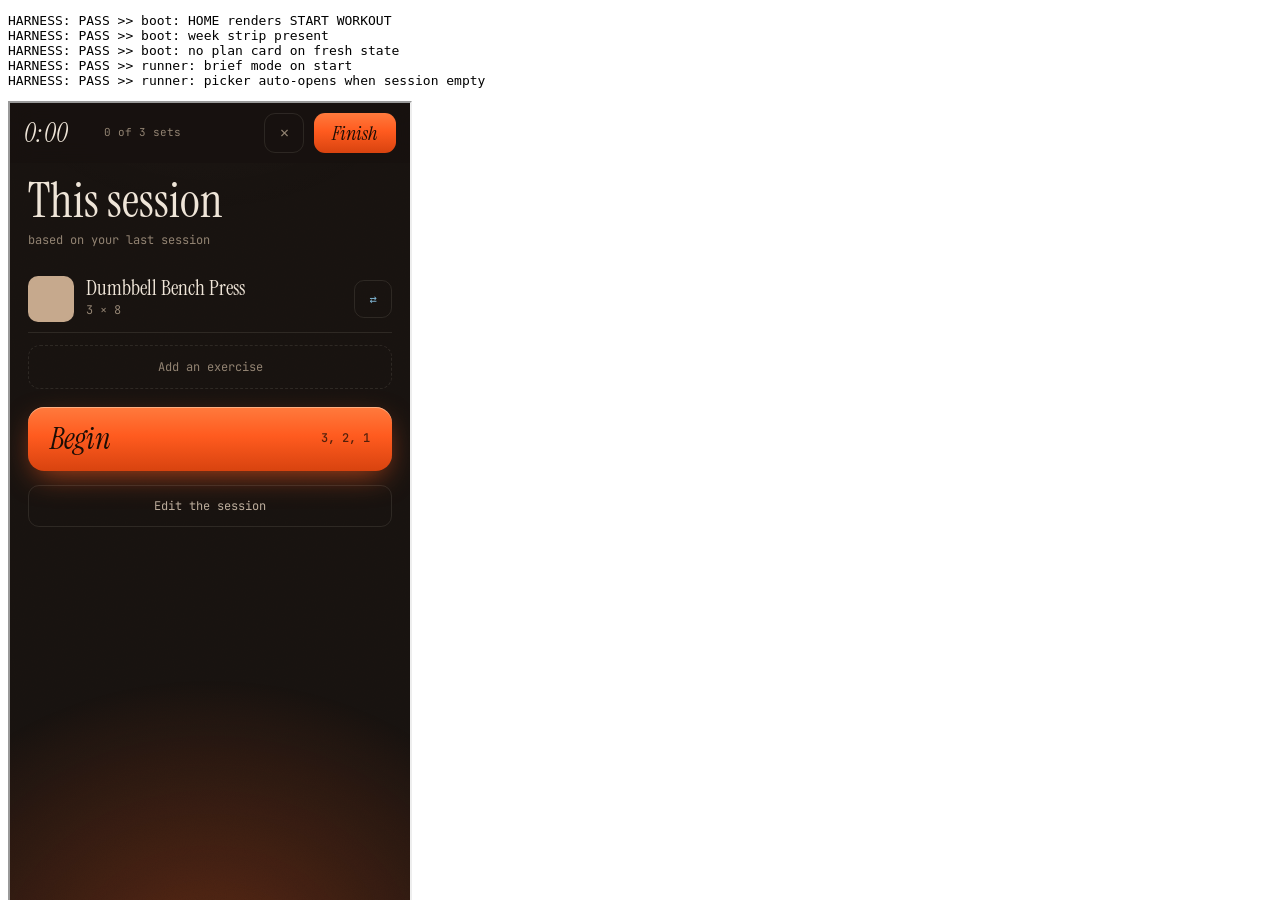
<file: test-harness.html>
<!DOCTYPE html>
<!-- Cuaderno v4 deploy-gate harness: drives the Session Runner in an iframe; writes PASS/FAIL lines into #out.
     Run: python3 -m http.server → chrome --headless --virtual-time-budget=40000 --dump-dom http://localhost:PORT/test-harness.html
     exdb is tested WITHOUT network by pre-seeding localStorage['cuaderno.exdb.v3'] (keyed by the catalog's exact db names). -->
<html>
<head><meta charset="utf-8"></head>
<body>
<pre id="out"></pre>
<iframe id="f" src="about:blank" style="width:400px;height:800px"></iframe>
<script>
'use strict';
const out = [];
function log(name, ok, extra) { out.push(`HARNESS: ${ok ? 'PASS' : 'FAIL'} >> ${name}${extra ? ' >> ' + extra : ''}`); render(); }
function render() { document.getElementById('out').textContent = out.join('\n'); }
const f = document.getElementById('f');
const sleep = ms => new Promise(r => setTimeout(r, ms));
function W() { return f.contentWindow; }
function D() { return f.contentDocument; }
function q(sel) { return D().querySelector(sel); }
function state() { return JSON.parse(W().localStorage.getItem('cuaderno.v1')); }
function aw() { return state().activeWorkout; }
const GIF = '[data-uri]';
function seedExdb() {
  const map = {};
  for (const c of W().eval('CATALOG')) if (c.exdb) map[c.exdb] = { imgs: [GIF, GIF], instructions: ['Step one.', 'Step two.'] };
  W().localStorage.setItem('cuaderno.exdb.v3', JSON.stringify(map));
}
async function loadApp() {
  f.src = 'index.html';
  await new Promise(r => f.onload = r);
  await sleep(600);
}

(async () => {
  try {
    localStorage.clear();
    await loadApp();
    seedExdb();   // pre-seed exdb cache (no network in tests); takes effect on next render

    // ── boot ──
    log('boot: HOME renders START WORKOUT', !!q('[data-act="start-workout"]'));
    log('boot: week strip present', !!q('.week-strip'));
    log('boot: no plan card on fresh state', !q('.plan-card'));

    // ── runner: fresh start → brief (+auto picker) → LET'S GO → count → set ──
    q('[data-act="start-workout"]').click();                       // TAP 1
    await sleep(400);
    log('runner: brief mode on start', aw()?.mode === 'brief');
    const pick = q('#picker-list [data-act="pick-exercise"]');
    log('runner: picker auto-opens when session empty', !!pick);
    pick.click();
    await sleep(400);
    log('brief: exercise row listed', !!q('.brief-row'));
    log('brief: exdb thumb upgrades the row', !!q('.brief-row img.thumb'));
    log('brief: LET\'S GO present', !!q('[data-act="lets-go"]'));
    q('[data-act="lets-go"]').click();                             // TAP 2
    await sleep(300);
    log('count: 3-2-1 screen renders', aw().mode === 'count' && !!q('#count-num'));

    // reload mid-count → countStartedAt resumes/advances correctly
    await loadApp();
    log('count: mode survives reload', D().body.dataset.view === 'workout' && ['count', 'set'].includes(aw().mode));
    await sleep(4600); W().wkTick(); await sleep(200);             // let 3-2-1-GO elapse (manual tick: see plan-day note)
    log('count → set: auto-advanced', aw().mode === 'set' && !!q('.done-set-btn'));
    log('set: media animation (exdb) present', !!q('#media-flip'));
    log('set: ⓘ form steps available', !!q('[data-act="toggle-form"]'));
    log('set: SET 1/N progress shown', /Set 1 of/.test(q('.set-progress .sp')?.textContent || ''));
    log('set: weight input prefilled', (q('.player-body input[data-fld="w"]')?.value || '').length > 0);

    // reload mid-set → same screen, same cursor
    const cur0 = JSON.stringify(aw().cursor);
    await loadApp();
    log('set: mode+cursor survive reload', aw().mode === 'set' && JSON.stringify(aw().cursor) === cur0);

    // ── DONE SET → rest → skip → set 2 ──
    q('[data-act="done-set"]').click();                            // TAP 3 — first set logged
    await sleep(400);
    const st1 = state();
    log('3-tap prime directive: first set logged', st1.sessions[0]?.entries[0]?.sets.length === 1, JSON.stringify(st1.sessions[0]?.entries[0]?.sets[0] || null));
    log('rest: full-screen countdown', aw().mode === 'rest' && !!q('#rest-big'));
    log('rest: UP NEXT card', !!q('.upnext-card') && /Set 2 of/.test(q('.upnext-card .d')?.textContent || ''));
    q('[data-act="rest-skip"]').click();
    await sleep(300);
    log('rest SKIP → next set screen', aw().mode === 'set' && /Set 2 of/.test(q('.set-progress .sp')?.textContent || ''));

    // ── skip set → rest → skip → set 3 → DONE SET (last) → summary ──
    q('[data-act="skip-set"]').click();
    await sleep(300);
    log('skip set: row marked skipped, no log', aw().exercises[0].rows[1].skipped === true && state().sessions[0].entries[0].sets.length === 1);
    log('skip set → rest screen', aw().mode === 'rest');
    q('[data-act="rest-skip"]').click();
    await sleep(300);
    log('set 3 reached', /Set 3 of/.test(q('.set-progress .sp')?.textContent || ''));
    W().confirm = () => true;
    q('[data-act="done-set"]').click();                            // last undone row → finish
    await sleep(500);
    log('last set → summary', D().body.dataset.view === 'summary' && !!q('.sum-hero'));
    const st2 = state();
    log('finish: 2 logged sets (skipped excluded), endedAt set', st2.sessions[0].entries[0].sets.length === 2 && !!st2.sessions[0].endedAt && st2.activeWorkout === null);
    log('summary: debrief button offered', !!q('[data-act="debrief-session"]'));
    q('[data-act="goto-home"]').click();
    await sleep(300);
    log('home feed shows the workout', D().body.dataset.view === 'home' && !!q('[data-act="open-session"]'));
    log('home: streak strip shows n/goal', /\d+ of \d+/.test(q('.week-strip .l')?.textContent || ''), q('.week-strip .l')?.textContent);

    // ── debrief: home prompt → speak/type → saved on the session ──
    log('home: undebriefed session prompts 🎙', !!q('[data-act="debrief-session"]'));
    q('[data-act="debrief-session"]').click();
    await sleep(300);
    log('debrief modal opens', D().getElementById('debrief-modal').open);
    D().getElementById('db-text').value = 'Felt strong, slept 8h, slight left shoulder tweak on the last set.';
    D().getElementById('db-send').click();
    await sleep(400);
    const dbS = state().sessions.find(s => s.debrief);
    log('debrief saved to the session (no API key → stored anyway)', !!dbS && dbS.debrief.text.includes('shoulder'));
    log('home: debrief prompt cleared after saving', !q('[data-act="debrief-session"]'));

    // ── edit round-trip (new workout, resumed same day) ──
    q('[data-act="start-workout"]').click();
    await sleep(400);
    log('restart same day: brief again, done rows folded', aw().mode === 'brief' && aw().exercises[0].rows.filter(r => r.done).length === 2);
    q('[data-act="edit-session"]').click();
    await sleep(300);
    log('edit mode: table player renders', aw().mode === 'edit' && !!q('.ov-strip') && !!q('.player-nav'));
    q('[data-act="resume-runner"]').click();
    await sleep(300);
    log('resume runner from edit', ['set', 'edit'].includes(aw().mode), 'mode=' + aw().mode);   // 'edit' only if zero undone rows
    W().confirm = () => true;
    q('[data-act="cancel-workout"]').click();
    await sleep(300);
    log('cancel returns home (logged sets kept)', D().body.dataset.view === 'home' && state().sessions[0].entries[0].sets.length === 2);

    // ── coach chips ──
    W().nav('coach');
    await sleep(300);
    log('coach: full-screen overlay with inner scroller', !!q('.coach-wrap') && getComputedStyle(q('.coach-wrap')).position === 'fixed');
    log('coach: bottom tabs STAY visible (exit path)', getComputedStyle(q('#bottom-tabs')).display !== 'none');
    log('coach: chips render', D().querySelectorAll('#coach-chips [data-chip]').length === 5);
    log('coach: dock input present', !!q('#coach-dock #coach-text'));
    log('offline: prefetch fn + settings button wired', typeof W().offlinePrefetch === 'function' && !!D().getElementById('offline-prep-btn'));
    q('#coach-chips [data-chip="0"]').click();
    await sleep(200);
    log('coach: chip stuffs a real prompt (send blocked w/o key)', (q('#coach-text').value || '').toLowerCase().includes('program'));

    // ── coach gate: a REACHABLE Max-plan helper is sufficient on its own ──
    // The regression this exists for: isClaudeEnabled() ANDed in state.settings.claude.enabled,
    // which nothing but the Save-key button ever sets. On a device where no key had ever been
    // pasted the helper path was unreachable BY CONSTRUCTION, and the coach answered "add your API
    // key in settings first" with a live helper on 127.0.0.1. losReachable() is false at
    // localhost, so the sub path is stubbed in — and restored in the finally.
    const realReach = W().losReachable;
    const modeSel = D().getElementById('claude-mode');
    const setMode = m => { modeSel.value = m; modeSel.dispatchEvent(new (W().Event)('change')); };
    try {
      log('gate: helper unreachable (localhost) + no key → disabled', W().isClaudeEnabled() === false);
      W().losReachable = () => true;
      setMode('auto');
      log('gate: reachable helper ALONE enables the coach, no API key', W().isClaudeEnabled() === true);
      // RED CONTROL — re-plant the original gate at the same reads, under the same stub, and prove
      // it FAILS the assertion above. Without this, the line passes for any always-true expression.
      const planted = !!(state().settings.claude.enabled && (W().canUseApi() || W().canUseSub()));
      log('gate CONTROL: the old `enabled &&` gate reproduces the bug', planted === false, 'planted=' + planted);
      setMode('api');
      log('gate: Billing "API key only" + no key → still disabled', W().isClaudeEnabled() === false);
      setMode('sub');
      log('gate: Billing "Max plan only" + reachable → enabled', W().isClaudeEnabled() === true);
    } finally {
      W().losReachable = realReach;
      setMode('auto');
    }
    log('gate: losReachable restored → disabled again at localhost', W().isClaudeEnabled() === false);

    // ── plan lifecycle through the runner ──
    W().acceptPlan({ type: 'plan', name: 'TEST UL', days: [
      { name: 'UPPER', exercises: [{ name: 'Incline DB Press', gear: 'dumbbells', load: 'ext', sets: 2, reps: 5, startWeight: 50, videoQuery: 'incline' }] },
      { name: 'LOWER', exercises: [{ name: 'Goblet Squat', gear: 'dumbbells', load: 'ext', sets: 2, reps: 5, videoQuery: 'squat' }] },
    ]});
    await sleep(400);
    log('plan accepted: card on home', !!q('.plan-card'));
    q('[data-act="start-workout"]').click();
    await sleep(400);
    log('plan day: brief shows plan context', aw().mode === 'brief' && /Upper/.test(q('.brief-title')?.textContent || ''));
    q('[data-act="lets-go"]').click();
    await sleep(4800); W().wkTick(); await sleep(200);             // 3-2-1-GO (intervals don't fire in headless virtual time — drive the tick)
    log('plan day: set screen @ target weight', aw().mode === 'set' && q('.player-body input[data-fld="w"]')?.value === '50',
        `mode=${aw()?.mode} w=${q('.player-body input[data-fld="w"]')?.value}`);
    q('[data-act="done-set"]').click(); await sleep(300);
    q('[data-act="rest-skip"]')?.click(); await sleep(300);
    q('[data-act="done-set"]').click(); await sleep(500);
    log('plan day: finished via runner → summary', D().body.dataset.view === 'summary');
    log('plan cursor advanced', state().plan.cursor === 1, 'cursor=' + state().plan.cursor);
    q('[data-act="goto-home"]').click(); await sleep(300);

    // ── timed sets: plank with a hold countdown (+ schedule → NEXT line) ──
    W().acceptPlan({ type: 'plan', name: 'TEST TIMED', schedule: ['mon', 'tue', 'thu', 'fri'], days: [
      { name: 'CORE', exercises: [{ name: 'Plank', sets: 1, seconds: 45, videoQuery: 'plank' }] },
    ]});
    await sleep(400);
    log('timed: plan card shows 1×45s', /1 × 45s/.test(q('.plan-card')?.textContent || ''), JSON.stringify((q('.plan-card')?.textContent || '').slice(0, 120)));
    log('schedule: parsed to JS weekdays', JSON.stringify(state().plan.schedule) === '[1,2,4,5]', JSON.stringify(state().plan.schedule));
    log('schedule: home shows NEXT line', /Next: (today|tomorrow|Monday|Tuesday|Thursday|Friday), /.test(q('.plan-next')?.textContent || ''), q('.plan-next')?.textContent);
    q('[data-act="start-workout"]').click();
    await sleep(400);
    log('timed: brief row shows 45s target', /45s/.test(q('.brief-row .t')?.textContent || ''));
    q('[data-act="lets-go"]').click();
    await sleep(4800); W().wkTick(); await sleep(200);
    log('timed: set screen offers START HOLD', aw().mode === 'set' && !!q('[data-act="start-hold"]'), 'mode=' + aw()?.mode);
    log('timed: SEC input replaces reps', !!q('input[data-fld="s"]'));
    q('[data-act="start-hold"]').click();
    await sleep(300);
    log('timed: hold armed, countdown button live', !!aw().hold && !!q('[data-act="finish-hold"]'));
    await loadApp();   // mid-hold reload → countdown survives
    log('timed: hold survives reload', !!aw().hold && !!q('[data-act="finish-hold"]'));
    await sleep(1200);
    q('[data-act="finish-hold"]').click();   // end early → logs actual seconds held
    await sleep(500);
    const stT = state();
    const plankEx = stT.exercises.find(x => x.name === 'Plank');
    const plankEn = stT.sessions[0].entries.find(e => e.exerciseId === plankEx?.id);
    log('timed: hold logged as seconds (no reps, no NaN volume)',
        !!plankEn && plankEn.sets.length === 1 && plankEn.sets[0].sec >= 1 && plankEn.sets[0].r === undefined && Number.isFinite(W().sessionVol(stT.sessions[0])),
        JSON.stringify(plankEn?.sets[0] || null));
    log('timed: last set → summary', D().body.dataset.view === 'summary');
    q('[data-act="goto-home"]').click(); await sleep(300);

    // ── check-in: any-time "how do I feel" log from home ──
    log('checkin: home offers ♥ check-in', !!q('[data-act="log-checkin"]'));
    q('[data-act="log-checkin"]').click();
    await sleep(300);
    log('checkin: modal opens in check-in mode', D().getElementById('debrief-modal').open && D().getElementById('db-title').textContent === 'Check-in');
    log('checkin: mic language toggle present (en-US default)', !!q('#mic-lang-seg') && state().settings.micLang === 'en-US');
    D().getElementById('db-text').value = 'Left shoulder is sore from yesterday, everything else fine.';
    D().getElementById('db-send').click();
    await sleep(400);
    log('checkin: saved to state (no API key → stored anyway)', state().checkins?.length === 1 && state().checkins[0].text.includes('shoulder'));
    log('checkin: home daylog shows it', /check-in/.test(q('.daylog')?.textContent || ''), (q('.daylog')?.textContent || '').slice(0, 80));

    // ── other screens intact ──
    W().nav('history'); await sleep(300);
    log('history lists sessions', D().querySelectorAll('[data-act="open-session"]').length >= 1);
    W().nav('exercises'); await sleep(300);
    const exRow = q('[data-act="open-exercise"]');
    log('exercises screen lists movements (with thumbs)', !!exRow && !!q('img.thumb'));
    exRow.click(); await sleep(400);
    log('exercise detail: records + chart', !!q('.rec-grid') && !!q('#cv-e1rm'));

    // ── the gym: load types, per-gear units, one exercise per catalog entry ──
    W().acceptPlan({ type: 'plan', name: 'TEST GEAR', days: [{ name: 'MIX', exercises: [
      { name: 'Push-Up', sets: 1, reps: 10, startWeight: 45 },                                    // bw: a startWeight must be ignored
      { name: 'DB Row', gear: 'dumbbells', load: 'ext', sets: 1, reps: 10, startWeight: 30 },
    ]}]});
    await sleep(300);
    log('plan: "DB Row" shows as its common name', /Dumbbell Row/.test(q('.plan-card')?.textContent || '') && !/DB Row/.test(q('.plan-card')?.textContent || ''));
    log('plan: "DB Row" resolved to the ONE catalog exercise (no duplicate)', state().exercises.filter(e => e.cat === 'db-row').length === 1);
    q('[data-act="start-workout"]').click(); await sleep(400);
    q('[data-act="lets-go"]').click(); await sleep(4800); W().wkTick(); await sleep(200);
    log('bw: a push-up has NO weight input', aw().mode === 'set' && !q('.player-body input[data-fld="w"]') && !!q('.player-body .bw-cell'), 'mode=' + aw()?.mode);
    q('[data-act="done-set"]').click(); await sleep(300);
    const puId = state().exercises.find(e => e.cat === 'push-up').id;
    const puSet = state().sessions.flatMap(s => s.entries).find(e => e.exerciseId === puId)?.sets.slice(-1)[0];
    log('bw: logged push-up carries 0, not 45', puSet?.w === 0 && puSet?.r === 10, JSON.stringify(puSet));
    q('[data-act="rest-skip"]')?.click(); await sleep(300);
    log('ext: dumbbell row reads in LB with the plan\'s 30', /lb/.test(q('.player-body .unit-flip')?.textContent || '') && q('.player-body input[data-fld="w"]')?.value === '30',
        (q('.player-body .unit-flip')?.textContent || '') + ' / ' + q('.player-body input[data-fld="w"]')?.value);
    W().confirm = () => true;
    q('.player-body .unit-flip').click(); await sleep(300);
    log('unit flip: dumbbells now read KG, the pin number stays 30', /kg/.test(q('.player-body .unit-flip')?.textContent || '') && q('.player-body input[data-fld="w"]')?.value === '30',
        (q('.player-body .unit-flip')?.textContent || '') + ' / ' + q('.player-body input[data-fld="w"]')?.value);
    q('[data-act="done-set"]').click(); await sleep(500);
    const rowId = state().exercises.find(e => e.cat === 'db-row').id;
    const rowSet = state().sessions.flatMap(s => s.entries).find(e => e.exerciseId === rowId)?.sets.slice(-1)[0];
    log('unit flip: the set is stamped kg and stored as 30 kg in lbs', rowSet?.u === 'kg' && Math.abs(rowSet.w - 30 / 0.45359237) < 0.1, JSON.stringify(rowSet));
    log('unit flip: history reads it back as 30 kg', W().fmtSet(rowSet, W().eval('exById')(rowId)) === '30 × 10', W().fmtSet(rowSet, W().eval('exById')(rowId)));
    W().setGearUnit('dumbbells', 'lb');
    q('[data-act="goto-home"]')?.click(); await sleep(300);

    // ── gear gate lives in CODE: acceptPlan flags what the gym can't serve ──
    const warnP = { days: [{ exercises: [{ name: 'Barbell Squat' }, { name: 'Zercher Thing', gear: 'yoke' }, { name: 'Goblet Squat' }] }] };
    const w1 = W().planWarnings(warnP);
    log('gear: barbell + unknown gear flagged, dumbbell move not', w1.length === 2 && w1.some(x => /Barbell Squat/.test(x)) && w1.some(x => /yoke/.test(x)), JSON.stringify(w1));
    W().eval('state').gear.barbell = { have: true };                        // CONTROL: owning a barbell must clear that warning
    log('gear CONTROL: switching the barbell on clears its warning', W().planWarnings(warnP).length === 1);
    // a target must exist on the rack: Coach wrote 22 lb for a 5-lb-step dumbbell (2026-09-25)
    const keepPlan = state().plan;
    W().acceptPlan({ type: 'plan', name: 'SNAP', days: [{ name: 'S', exercises: [{ name: 'Hammer Curl', sets: 2, reps: 12, startWeight: 22 }, { name: 'Russian Twist', sets: 2, reps: 20, startWeight: 8 }] }] });
    const sp = state().plan.days[0].exercises;
    log('snap: 22 lb on 5-lb dumbbells becomes 20; a gearless bw+ plate (8) is left as written', sp[0].w === 20 && sp[1].w === 8, JSON.stringify(sp.map(t => t.w)));
    W().eval('state').plan = keepPlan; W().save();
    delete W().eval('state').gear.barbell;

    // ── demos: exact catalog lookup only; a custom exercise never borrows a lookalike picture ──
    log('demo: catalog exercise resolves its checked entry', !!W().exdbResolve({ cat: 'db-row' }));
    // an index IS loaded here, holding a lookalike — the old word-overlap matcher would hand the custom move this picture
    W().eval("EXDB_INDEX = [{ name: 'One-Arm Dumbbell Row', equipment: 'dumbbell', images: ['a/0.jpg', 'a/1.jpg'], instructions: [] }]");
    log('demo: custom exercise gets NO picture even with a lookalike in the db', W().exdbResolve({ id: 'zz', name: 'Dumbbell Row Variation Thing', load: 'ext' }) === null);
    W().eval('EXDB_INDEX = null');

    // ── coach reply parsing: Sonnet 5 / Opus 5 think by default, so content[0] is a thinking block ──
    const thinkingFirst = { stop_reason: 'end_turn', content: [{ type: 'thinking', thinking: '' }, { type: 'text', text: 'Solid session.' }] };
    log('reply: text found after a thinking block', W().claudeReplyText(thinkingFirst) === 'Solid session.');
    let threw = null;
    try { W().claudeReplyText({ stop_reason: 'max_tokens', content: [{ type: 'thinking', thinking: '' }] }); } catch (e) { threw = e.message; }
    log('reply: no text → throws naming stop_reason (never a success-looking placeholder)', /max_tokens/.test(threw || ''), threw);
    const oldRead = thinkingFirst.content?.[0]?.text || '(empty response)';   // RED CONTROL: the shipped read, same payload
    log('reply CONTROL: old content[0] read reproduces "(empty response)"', oldRead === '(empty response)');

    // ── a cut reply is a FAILURE, never a reply (27-oct: Sonnet 5's thinking spent a 4000 max_tokens,
    //    the plan's JSON stopped mid-object, and the debrief showed a wall of raw JSON with no Accept) ──
    const CUT = 'Locking Pec Deck into Day D.\n\n```json\n{"type":"plan","name":"Abs & Arms","days":[\n{"name":"DAY A","exercises":[\n{"name":"Push-Up","gear":"","load":"bw","sets';
    const ep = W().extractPlan(CUT);
    log('plan: a block cut mid-JSON yields no plan and no raw JSON on screen', ep.plan === null && ep.broken && !/```|"type":"plan"/.test(ep.text) && /unreadable/.test(ep.text), ep.text);
    log('plan: the prose before the cut block survives', /^Locking Pec Deck/.test(ep.text));
    const oldM = CUT.match(/```json\s*([\s\S]*?)```/);   // RED CONTROL: the shipped extractPlan returned the text verbatim on no match
    log('plan CONTROL: the shipped regex misses the cut block, so the old read showed the JSON', oldM === null && /"type":"plan"/.test(CUT));
    const GOOD = 'Bump it.\n```json\n{"type":"plan","name":"P","days":[{"name":"A","exercises":[{"name":"Hammer Curl","sets":3,"reps":10}]}]}\n```\nDone.';
    const eg = W().extractPlan(GOOD);
    log('plan: a whole block still becomes a plan', eg.plan?.name === 'P' && !eg.broken && !/```/.test(eg.text), eg.text);
    log('plan: a reply with no block is left alone', W().extractPlan('All good.').text === 'All good.' && !W().extractPlan('All good.').broken);
    let cutThrew = null;
    try { W().claudeReplyText({ stop_reason: 'max_tokens', content: [{ type: 'text', text: CUT }] }); } catch (e) { cutThrew = e.message; }
    log('reply: text that hit max_tokens throws instead of passing as an answer', /cut off/.test(cutThrew || ''), cutThrew);
    log('reply CONTROL: the same text at end_turn is returned', W().claudeReplyText({ stop_reason: 'end_turn', content: [{ type: 'text', text: CUT }] }) === CUT);
    log('reply: the default budget is no longer 4000', W().callClaudeChat.toString().includes('maxTokens = 16000'));

    // helper path: a stream that stops without {done} is cut (the helper always closes a finished answer)
    const realFetch = W().fetch;
    const sse = evs => new (W().Response)(new (W().ReadableStream)({ start(c) { const e = new (W().TextEncoder)(); for (const ev of evs) c.enqueue(e.encode('data: ' + JSON.stringify(ev) + '\n\n')); c.close(); } }));
    try {
      W().eval("losToken = 'harness'");
      W().fetch = async () => sse([{ t: 'Locking ' }, { t: 'Pec Deck' }]);
      let subThrew = null;
      try { await W().callClaudeSub([{ role: 'user', content: 'x' }], 100); } catch (e) { subThrew = e.message; }
      log('helper: a stream that ends without done throws', /ended before/.test(subThrew || ''), subThrew);
      W().fetch = async () => sse([{ t: 'Locking ' }, { t: 'Pec Deck' }, { done: true }]);
      const whole = await W().callClaudeSub([{ role: 'user', content: 'x' }], 100);
      log('helper CONTROL: the same stream closed with done returns its text', whole === 'Locking Pec Deck', whole);
    } finally { W().fetch = realFetch; W().eval('losToken = null'); }

    // ── the proposal lives on the debrief: reopen shows the card, accept marks it, a second accept can't happen ──
    const keep2 = W().eval('state').plan;
    const DBP = { type: 'plan', name: 'DEBRIEF ADJ', days: [{ name: 'A', exercises: [{ name: 'Hammer Curl', sets: 3, reps: 10 }] }, { name: 'B', exercises: [{ name: 'Plank', sets: 3, seconds: 45 }] }] };
    const dbs = { id: 'dbt', date: W().eval('today()'), startedAt: Date.now(), endedAt: Date.now(), entries: [],
                  debrief: { ts: Date.now(), text: 'tired', reply: 'Old reply.\n\n```json\n{"type":"plan","na', plan: DBP } };
    W().eval('state').sessions.push(dbs); W().save();
    W().openDebrief('dbt'); await sleep(100);
    const rb = D().getElementById('db-reply');
    log('debrief: reopening shows the saved plan card', !!D().getElementById('db-accept') && !D().getElementById('db-accept').disabled && /DEBRIEF ADJ/i.test(rb.textContent));
    log('debrief: a saved raw-JSON reply is cleaned on reopen', !/```|"type":"plan"/.test(rb.textContent) && /Old reply/.test(rb.textContent), rb.textContent.slice(0, 160));
    D().getElementById('db-accept').click(); await sleep(100);
    const after = state();
    log('debrief: accept installs the plan', after.plan?.name === 'DEBRIEF ADJ', after.plan?.name);
    log('debrief: accept is stamped on the debrief', !!after.sessions.find(x => x.id === 'dbt')?.debrief?.planAcceptedAt);
    W().eval('state').plan.cursor = 1; W().save();
    W().openDebrief('dbt'); await sleep(100);
    const b2 = D().getElementById('db-accept');
    log('debrief: an accepted proposal reopens disabled (re-accepting would reset the day cursor)', !!b2 && b2.disabled && /accepted/i.test(b2.textContent), b2 && b2.textContent);
    b2.click(); await sleep(50);
    log('debrief CONTROL: the click did not reset the cursor', W().eval('state').plan.cursor === 1);
    W().eval('debriefModal').close();
    W().eval('state').sessions = W().eval('state').sessions.filter(x => x.id !== 'dbt');
    W().eval('state').plan = keep2; W().save();

    // ── mic: a recognizer failure must SAY so (it used to reset the button and leave the box blank) ──
    const realSR = W().SpeechRecognition, realWSR = W().webkitSpeechRecognition;
    const fakeSR = mode => class { start() { setTimeout(() => { if (mode !== 'silent') this.onerror?.({ error: mode }); this.onend?.(); }, 10); } stop() { this.onend?.(); } };
    try {
      W().SpeechRecognition = fakeSR('not-allowed');
      W().openCheckin(); await sleep(100);
      D().getElementById('db-mic').click(); await sleep(200);
      const st = D().getElementById('db-mic-status');
      log('mic: blocked permission is reported, not swallowed', !st.hidden && /blocked/.test(st.textContent), st.textContent);
      log('mic: button resets after the failure', /record/i.test(D().getElementById('db-mic').textContent));
      W().SpeechRecognition = fakeSR('silent');
      W().openCheckin(); await sleep(100);                       // the modal binds the recognizer class when it opens
      D().getElementById('db-mic').click(); await sleep(200);
      log('mic: a session that hears nothing says so', !st.hidden && /isn't hearing/.test(st.textContent), st.textContent);
    } finally {
      W().SpeechRecognition = realSR; W().webkitSpeechRecognition = realWSR;
      D().getElementById('debrief-modal').close();
    }

    // ── schema 2 migration on a LEGACY state: merge dupes, zero the fake 45s, keep real loads ──
    const legacy = {
      settings: { units: 'lbs', claude: { equipment: 'Dumbbells, pulley machine; no barbell' } },
      exercises: [{ id: 'a', name: 'Push-Up' }, { id: 'b', name: 'DB Row' }, { id: 'c', name: 'Dumbbell Row' },
                  { id: 'd', name: 'Weird Custom' }, { id: 'e', name: 'Weighted Pull-Up' }, { id: 'f', name: 'Hammer Curl' }],
      sessions: [{ id: 's1', date: '2026-09-10', endedAt: 9, entries: [
        { exerciseId: 'a', sets: [{ w: 45, r: 10, ts: 1 }, { w: 45, r: 12, ts: 2 }] },
        { exerciseId: 'b', sets: [{ w: 15, r: 10, ts: 3 }] },
        { exerciseId: 'c', sets: [{ w: 20, r: 10, ts: 4 }] },
        { exerciseId: 'd', sets: [{ w: 45, r: 5, ts: 5 }] },
        { exerciseId: 'e', sets: [{ w: 45, r: 5, ts: 6 }, { w: 25, r: 6, ts: 7 }] },
      ], debrief: { text: 'ok', reply: '(empty response)' } }],
      bodyweight: [], cardio: [], activeWorkout: null, lastModified: 1,
      plan: { name: 'P', cursor: 0, days: [{ id: 'd1', name: 'D', exercises: [
        { exerciseId: 'b', name: 'DB Row', sets: 3, reps: 10, w: 15 }, { exerciseId: 'a', name: 'Push-Up', sets: 3, reps: 10, w: 45 },
        { exerciseId: 'f', name: 'Hammer Curl', sets: 2, reps: 12, w: 22 }] }] },
    };
    W().localStorage.setItem('cuaderno.v1', JSON.stringify(legacy));
    await loadApp();
    const m = state(), ents = m.sessions[0].entries, eid = n => m.exercises.find(x => x.name === n)?.id;
    log('migrate: "DB Row" + "Dumbbell Row" → one exercise', m.exercises.filter(x => x.cat === 'db-row').length === 1 && !m.exercises.some(x => x.name === 'DB Row'));
    log('migrate: their sets merged into one entry, none lost', ents.find(x => x.exerciseId === eid('Dumbbell Row'))?.sets.length === 2 && ents.reduce((n, x) => n + x.sets.length, 0) === 7);
    log('migrate: the fake 45 on push-ups → 0', ents.find(x => x.exerciseId === eid('Push-Up')).sets.every(s => s.w === 0));
    log('migrate CONTROL: a bw+ 45 (pull-up) and a custom 45 are REAL and kept',
        ents.find(x => x.exerciseId === eid('Pull-Up'))?.sets.map(s => s.w).join() === '45,25' && ents.find(x => x.exerciseId === eid('Weird Custom'))?.sets[0].w === 45);
    log('migrate: every set stamped u', ents.every(x => x.sets.every(s => s.u === 'lb')));
    log('migrate: plan points at the survivor, bw target has no weight', m.plan.days[0].exercises[0].exerciseId === eid('Dumbbell Row') && m.plan.days[0].exercises[1].w === null);
    log('migrate: a saved plan\'s off-rack target (22 lb) snaps to 20; an on-rack one (15) is untouched', m.plan.days[0].exercises[2].w === 20 && m.plan.days[0].exercises[0].w === 15, JSON.stringify(m.plan.days[0].exercises.map(t => t.w)));
    log('migrate: "(empty response)" is not kept as a reply', m.sessions[0].debrief.reply === null);
    log('migrate: old-gym equipment text is parked, not fed to Coach', m.settings.claude.equipment === '' && /pulley/.test(m.settings.claude.equipmentOld));
    log('migrate: pre-migration snapshot kept on the device', !!W().localStorage.getItem('cuaderno.v1.pre-schema2'));
    // The migration must not make a stale copy look NEW: a bumped lastModified wins the next sync and
    // overwrites the gist with old data (it did, 2026-09-25). The legacy fixture was saved at 1.
    log('migrate: the migrated copy keeps its own timestamp (a stale device never outranks the gist)', m.lastModified === 1, 'lastModified=' + m.lastModified);
    const again = W().schemaMigrate(JSON.parse(JSON.stringify(m)));
    log('migrate: idempotent (a second run changes nothing)', JSON.stringify(again) === JSON.stringify(m));
    // an OLD build still on another device pushes a u-less 45-lb push-up: the next load must clean it
    const pushedByOld = JSON.parse(JSON.stringify(m));
    pushedByOld.sessions[0].entries.find(x => x.exerciseId === eid('Push-Up')).sets.push({ w: 45, r: 8, ts: 99 });
    const cleaned = W().schemaMigrate(pushedByOld);
    const lastPu = cleaned.sessions[0].entries.find(x => x.exerciseId === eid('Push-Up')).sets.slice(-1)[0];
    log('migrate: an old build\'s u-less 45 push-up is cleaned on the next pull', lastPu.w === 0 && lastPu.u === 'lb', JSON.stringify(lastPu));

    // ── a saved log that throws in migrate must not become an empty log that outranks the gist ──
    W().localStorage.setItem('cuaderno.v1', JSON.stringify({ settings: {}, exercises: [], sessions: 5, lastModified: 7 }));
    await loadApp();
    const broken = W().eval('state'), qk = Object.keys(W().localStorage).find(k => k.startsWith('cuaderno.v1.unreadable.'));
    log('load: an unreadable log is quarantined, not discarded', !!qk && /"sessions":5/.test(W().localStorage.getItem(qk) || ''), qk);
    log('load: the fallback is stamped oldest (0) so the next pull adopts the gist', broken.lastModified === 0, 'lastModified=' + broken.lastModified);

    // ── a day is LOCAL (28-sep-2026): toISOString filed every session started after 20:00 EDT under
    //    TOMORROW, so LeandroOS marked the gym a day late. SA = the real session that exposed it. ──
    const SA = 1790645037991;   // 2026-09-28 21:23:57 EDT = 2026-09-29 01:23:57 UTC
    log('day: harness runs in America/New_York (in UTC the checks below prove nothing)', new Date(SA).getTimezoneOffset() === 240, 'offset=' + new Date(SA).getTimezoneOffset());
    log('day CONTROL: the fixture is a case where UTC and local disagree', new Date(SA).toISOString().slice(0, 10) === '2026-09-29');
    const ev = W().migrate({ schema: 2, settings: {}, exercises: [], lastModified: 5,
      sessions: [{ id: 'e1', date: '2026-09-29', startedAt: SA, entries: [] }, { id: 'e2', date: '2026-06-11', entries: [] }],
      checkins: [{ id: 'c1', ts: SA, date: '2026-09-29', text: 'x' }] });
    log('day: an evening session is re-dated to the day it started', ev.sessions[0].date === '2026-09-28', ev.sessions[0].date);
    log('day: a session with no startedAt keeps its date', ev.sessions[1].date === '2026-06-11');
    log('day: a check-in is re-dated from its ts', ev.checkins[0].date === '2026-09-28', ev.checkins[0].date);
    log('day: re-dating never bumps lastModified (a stale device must not outrank the gist)', ev.lastModified === 5, 'lastModified=' + ev.lastModified);
    log('day: localDay is the local date, not UTC', W().localDay(SA) === '2026-09-28');
    const nowD = new Date(), pad = n => String(n).padStart(2, '0');
    log('day: today() is the local date', W().eval('today()') === nowD.getFullYear() + '-' + pad(nowD.getMonth() + 1) + '-' + pad(nowD.getDate()), W().eval('today()'));
    // ── his crunch machine (photo 13) is not exdb's Nautilus: no picture beats the wrong one ──
    log('catalog: Ab Crunch Machine has no exdb demo', W().eval('CAT')['machine-crunch']?.exdb === null, JSON.stringify(W().eval('CAT')['machine-crunch']));

    log('ALL DONE', true);
  } catch (e) {
    log('EXCEPTION', false, e.message + ' @ ' + (e.stack || '').split('\n')[1]);
  }
})();
</script>
</body>
</html>
</file>
